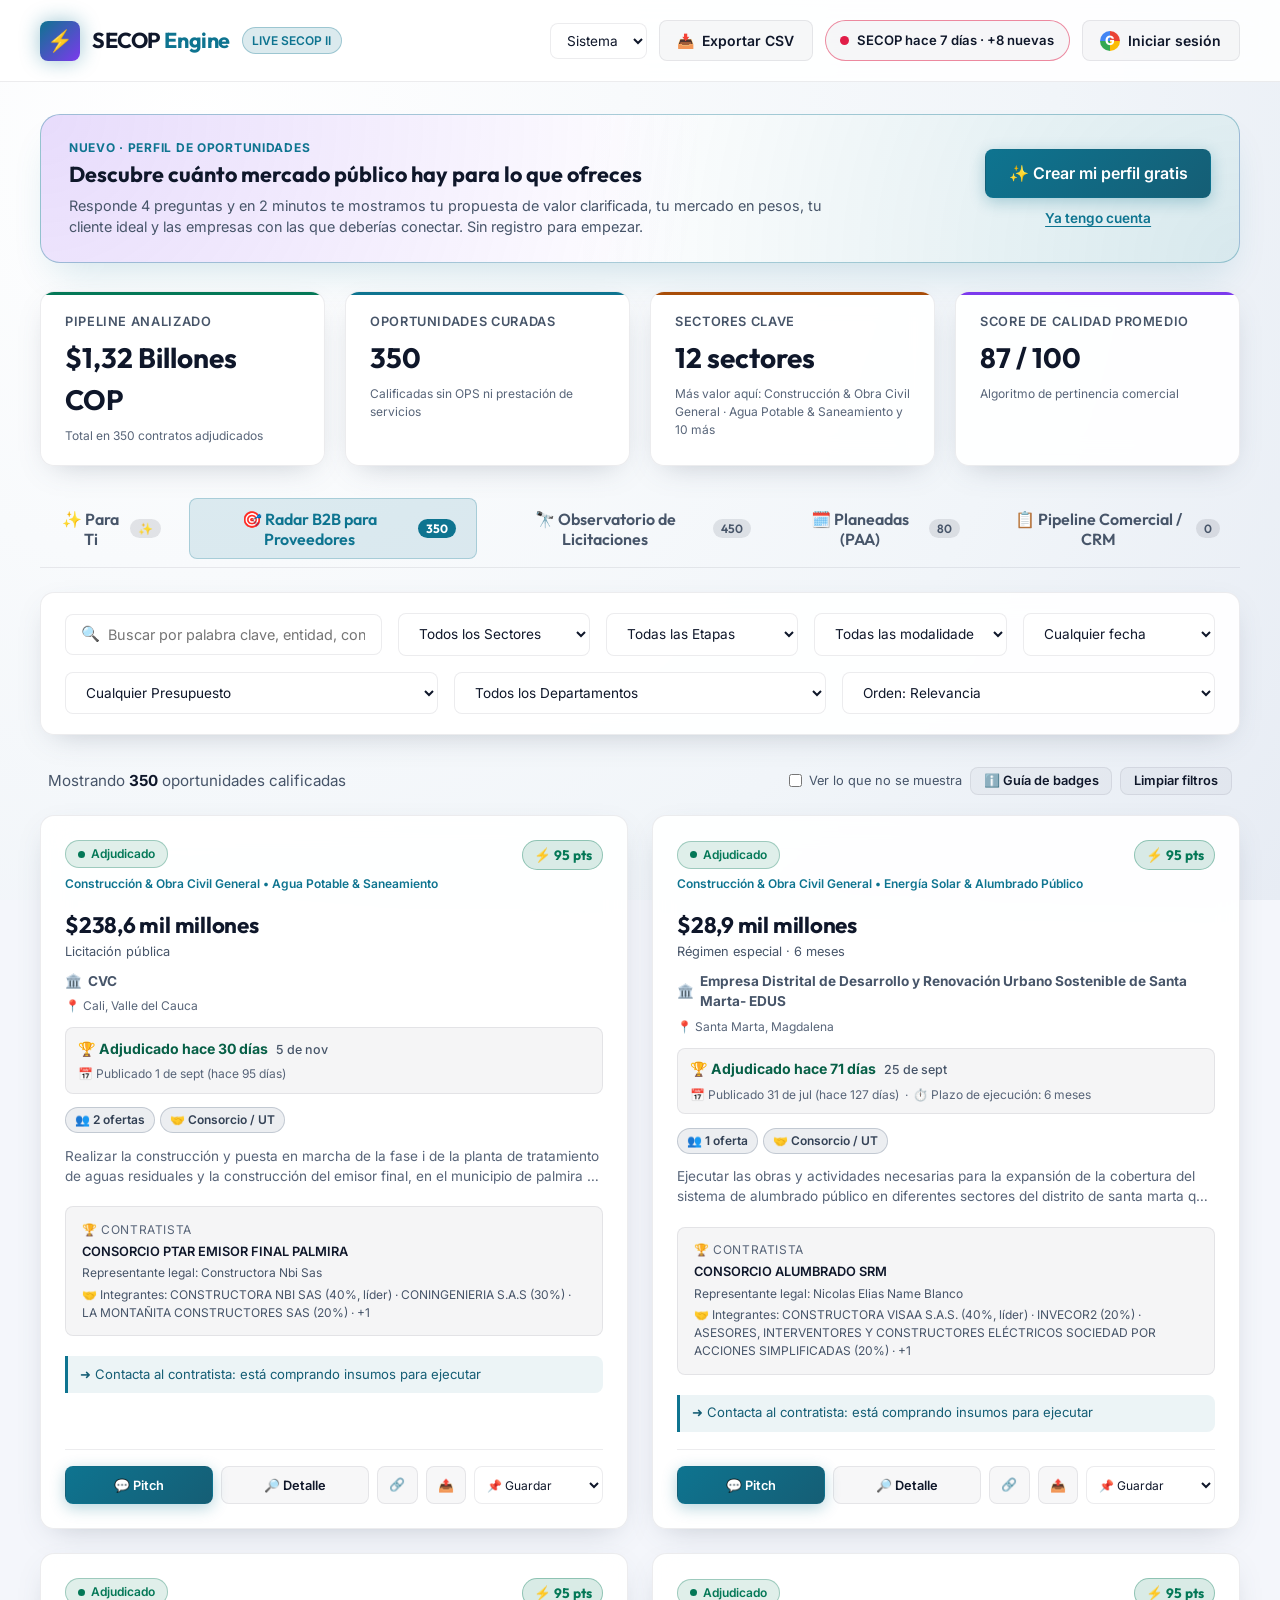
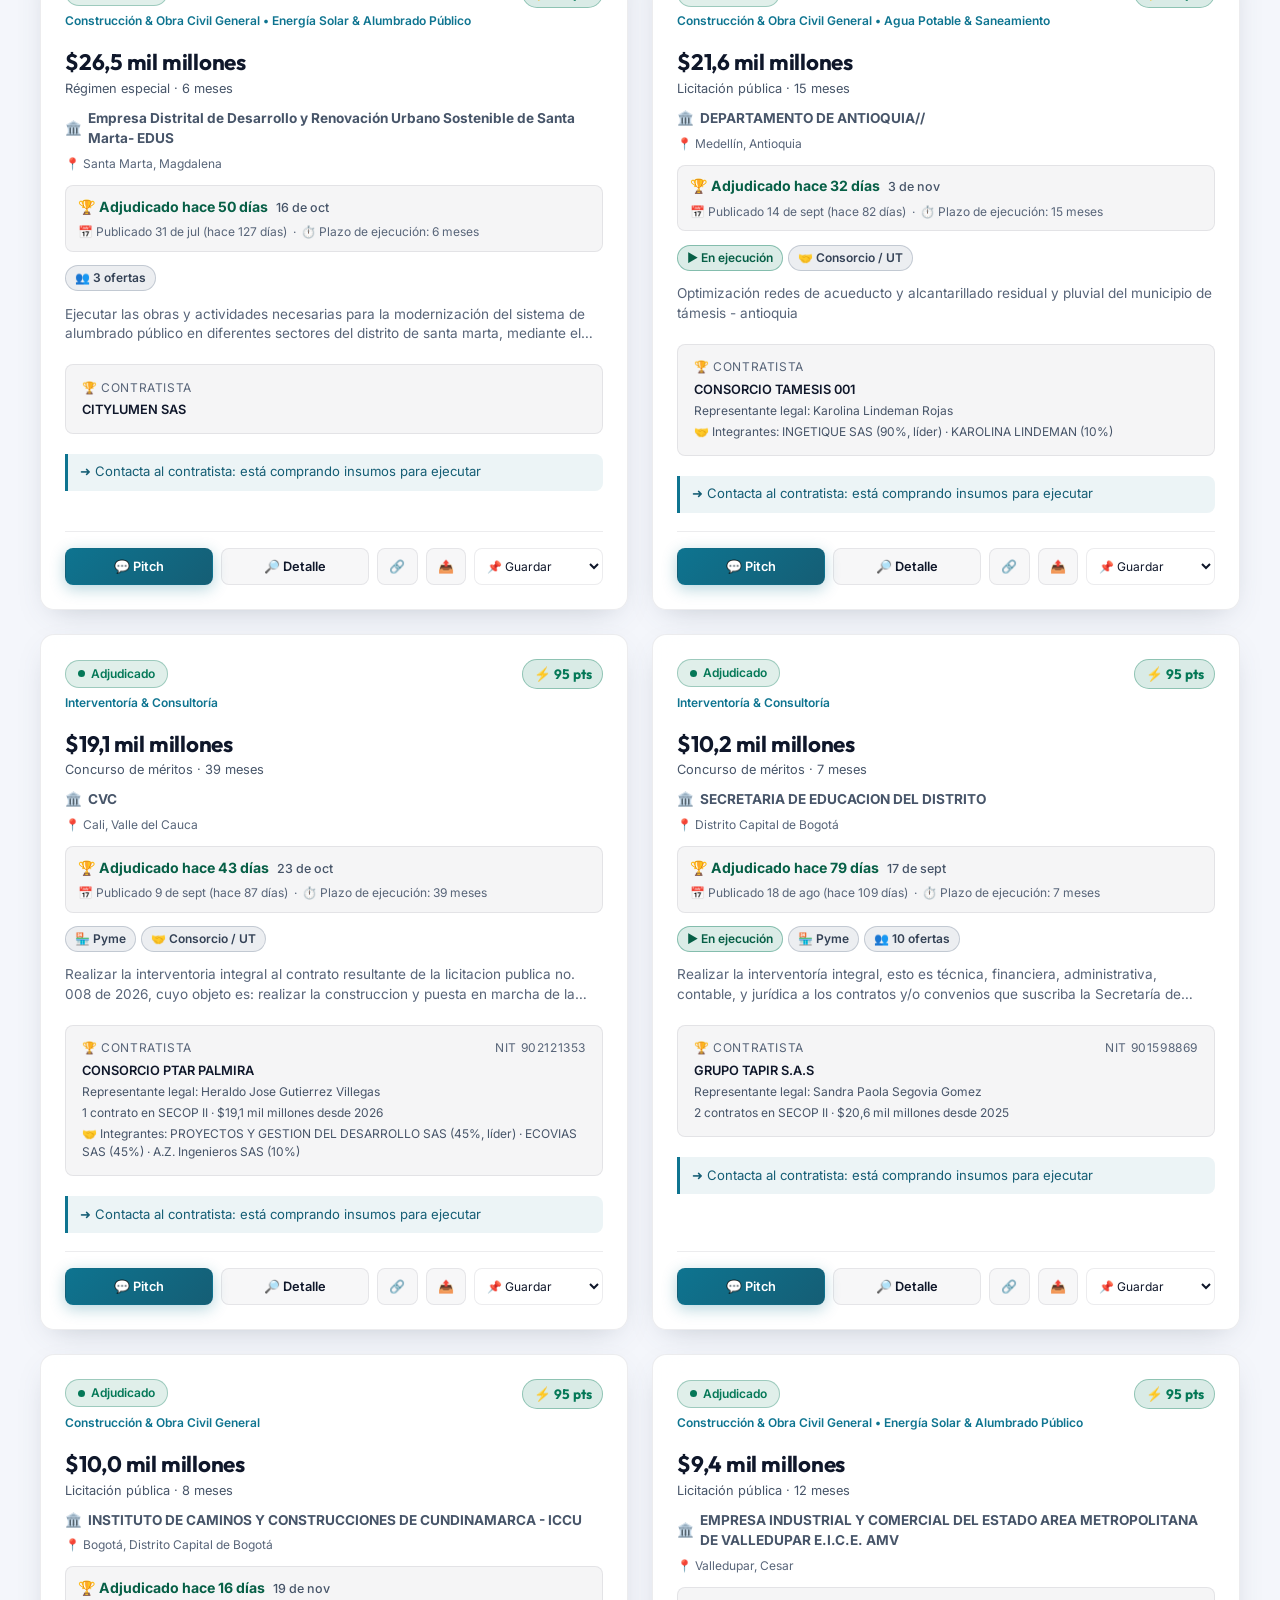
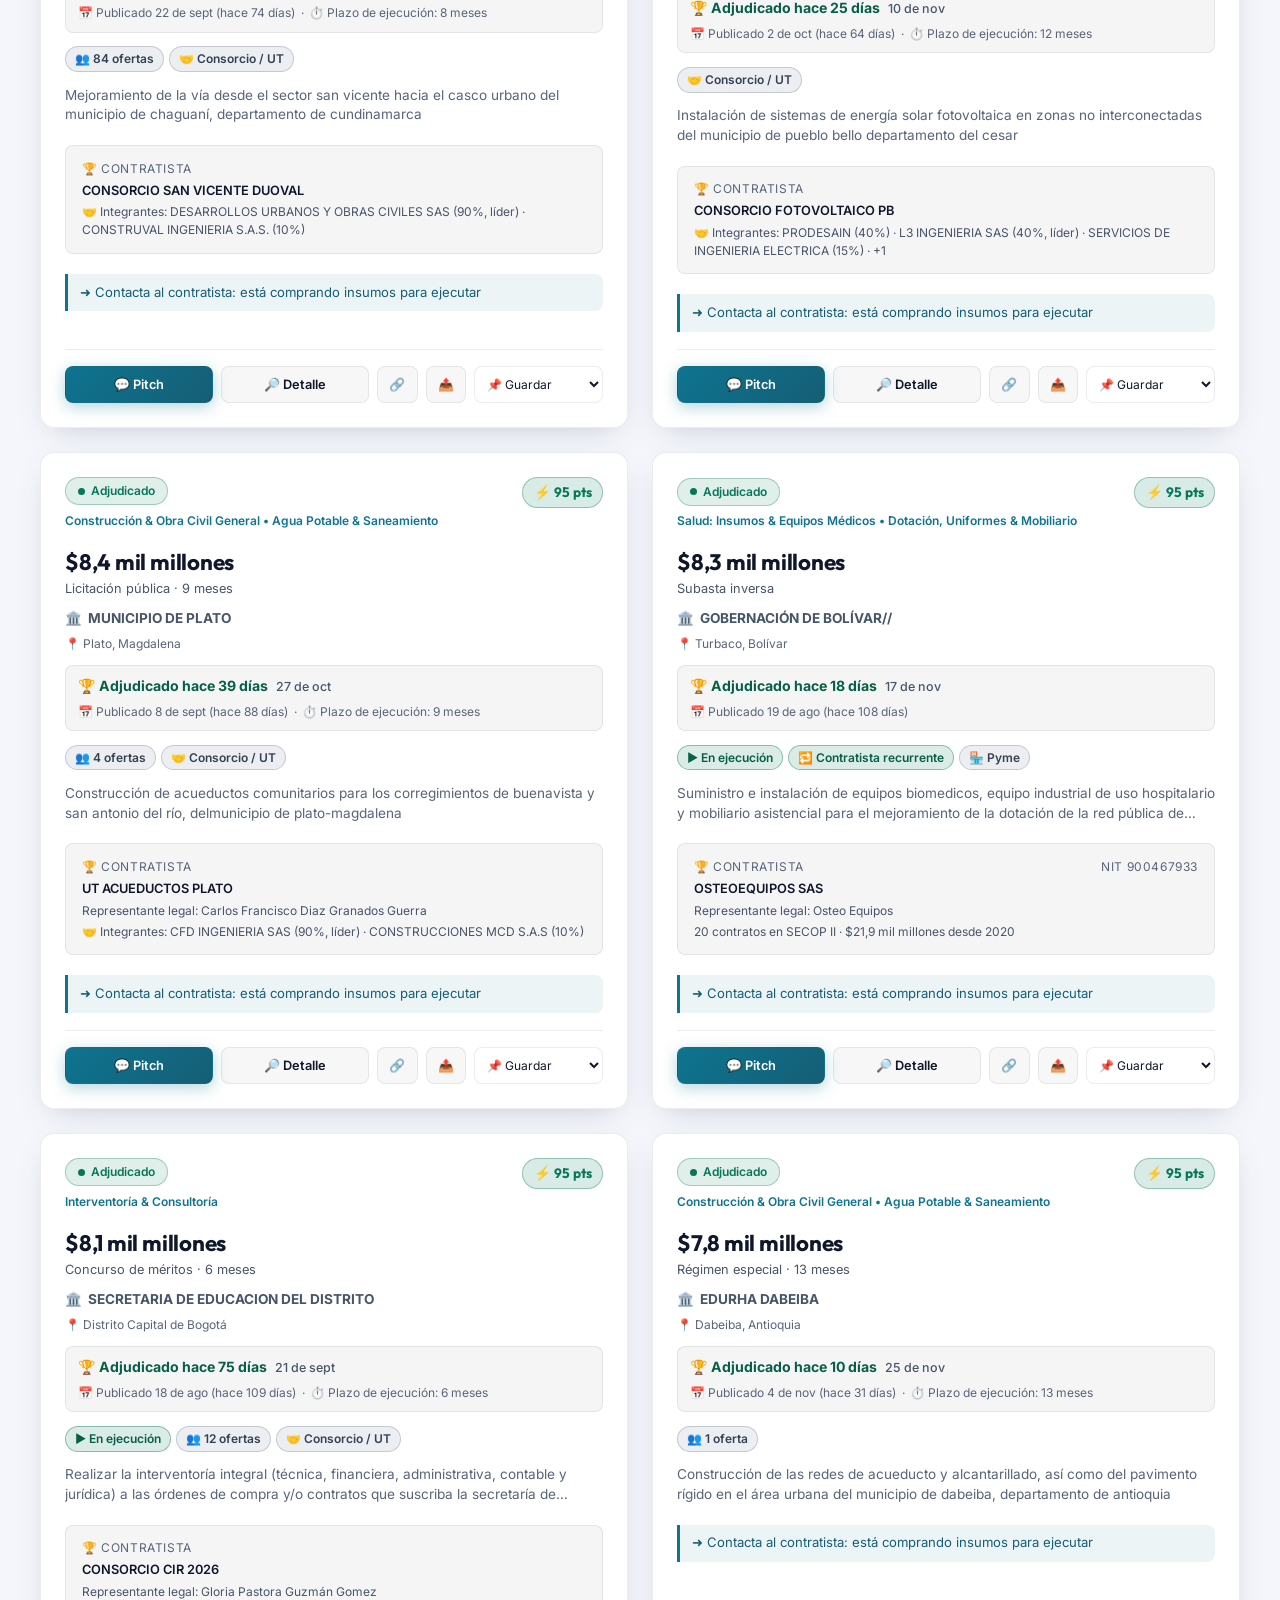
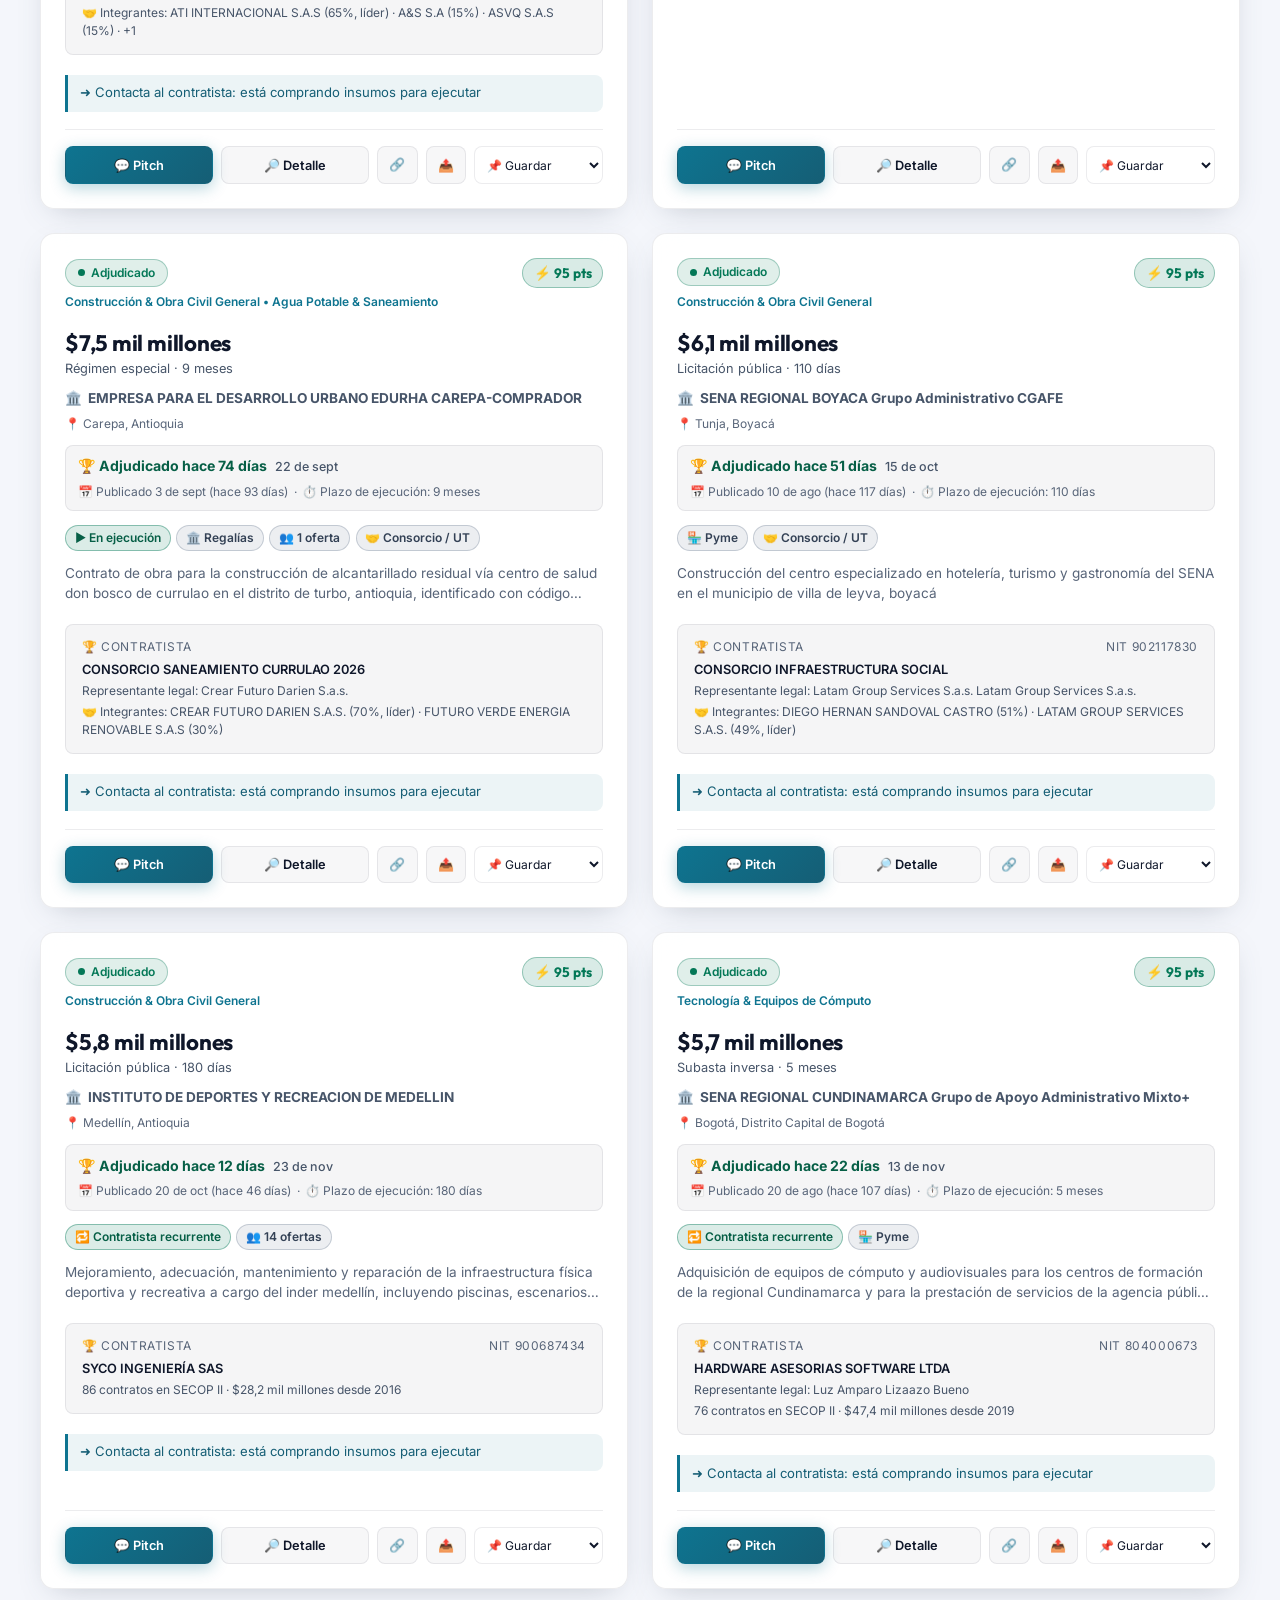
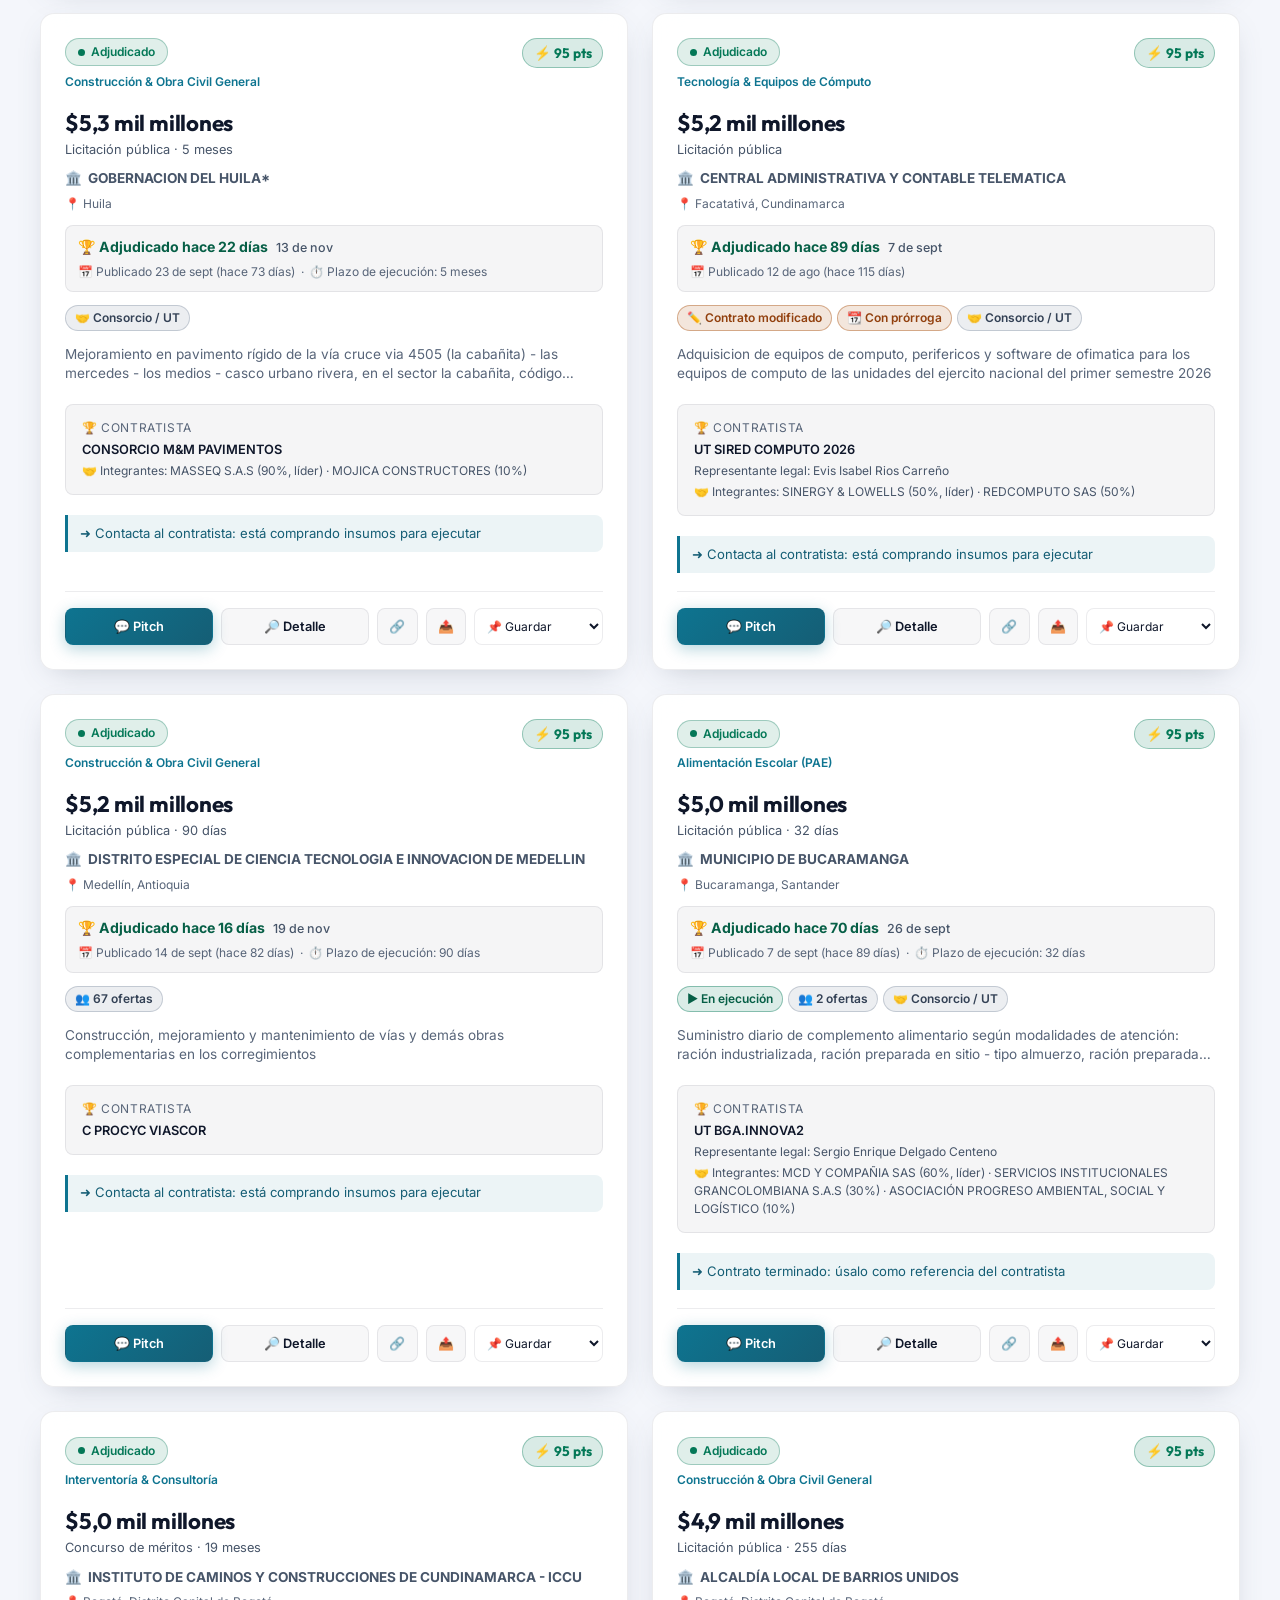
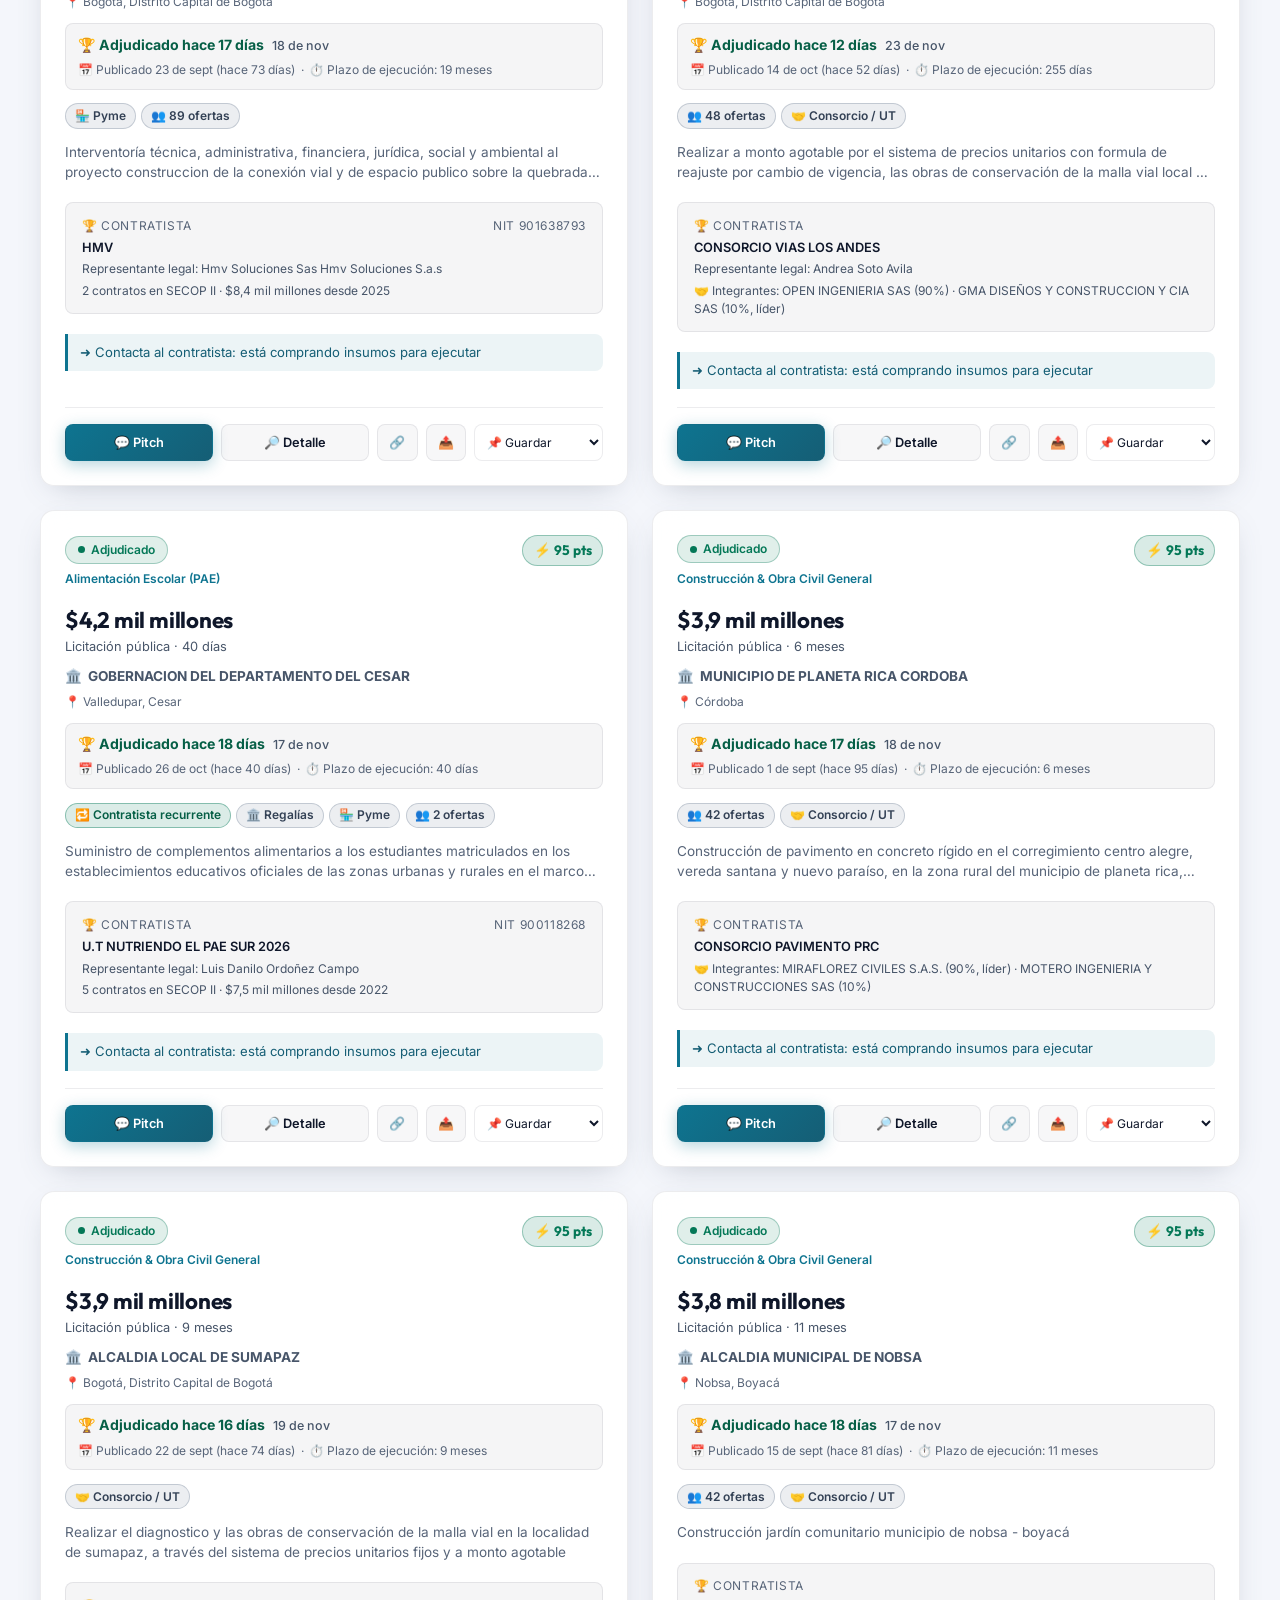
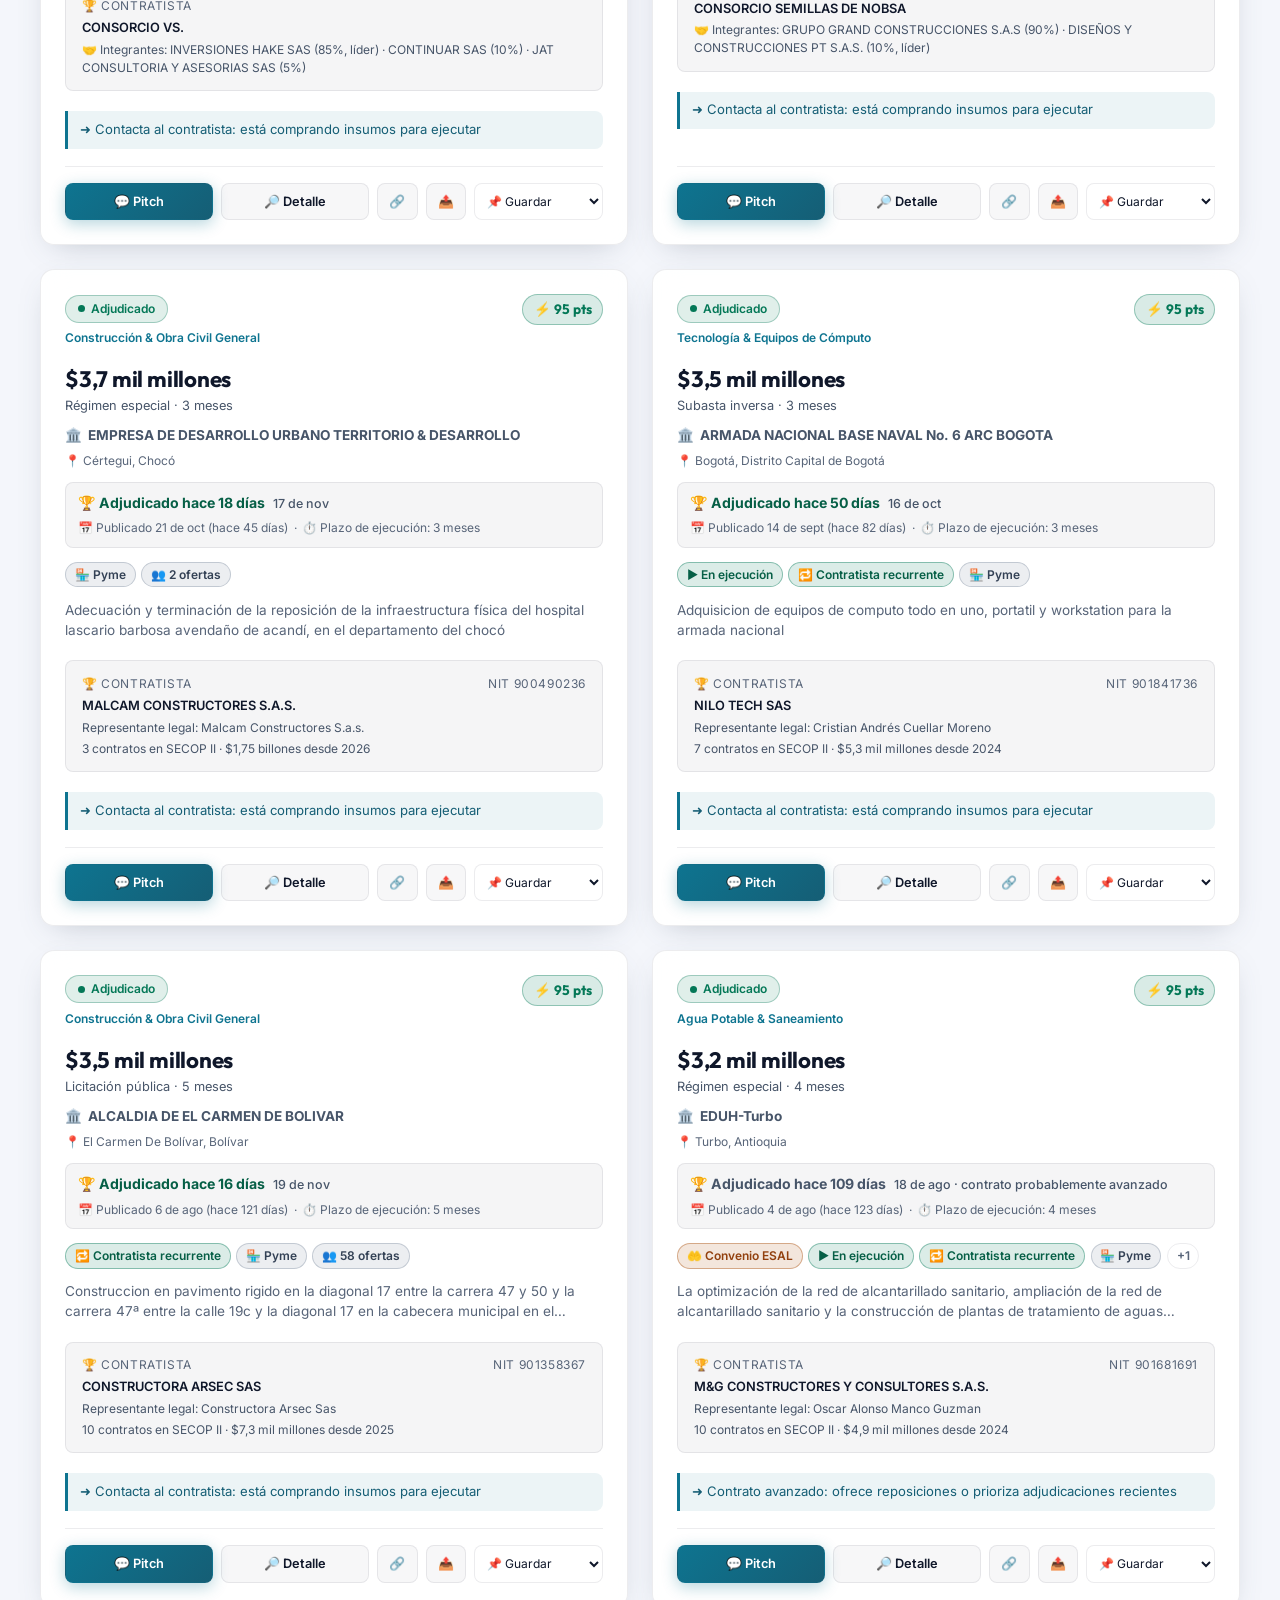
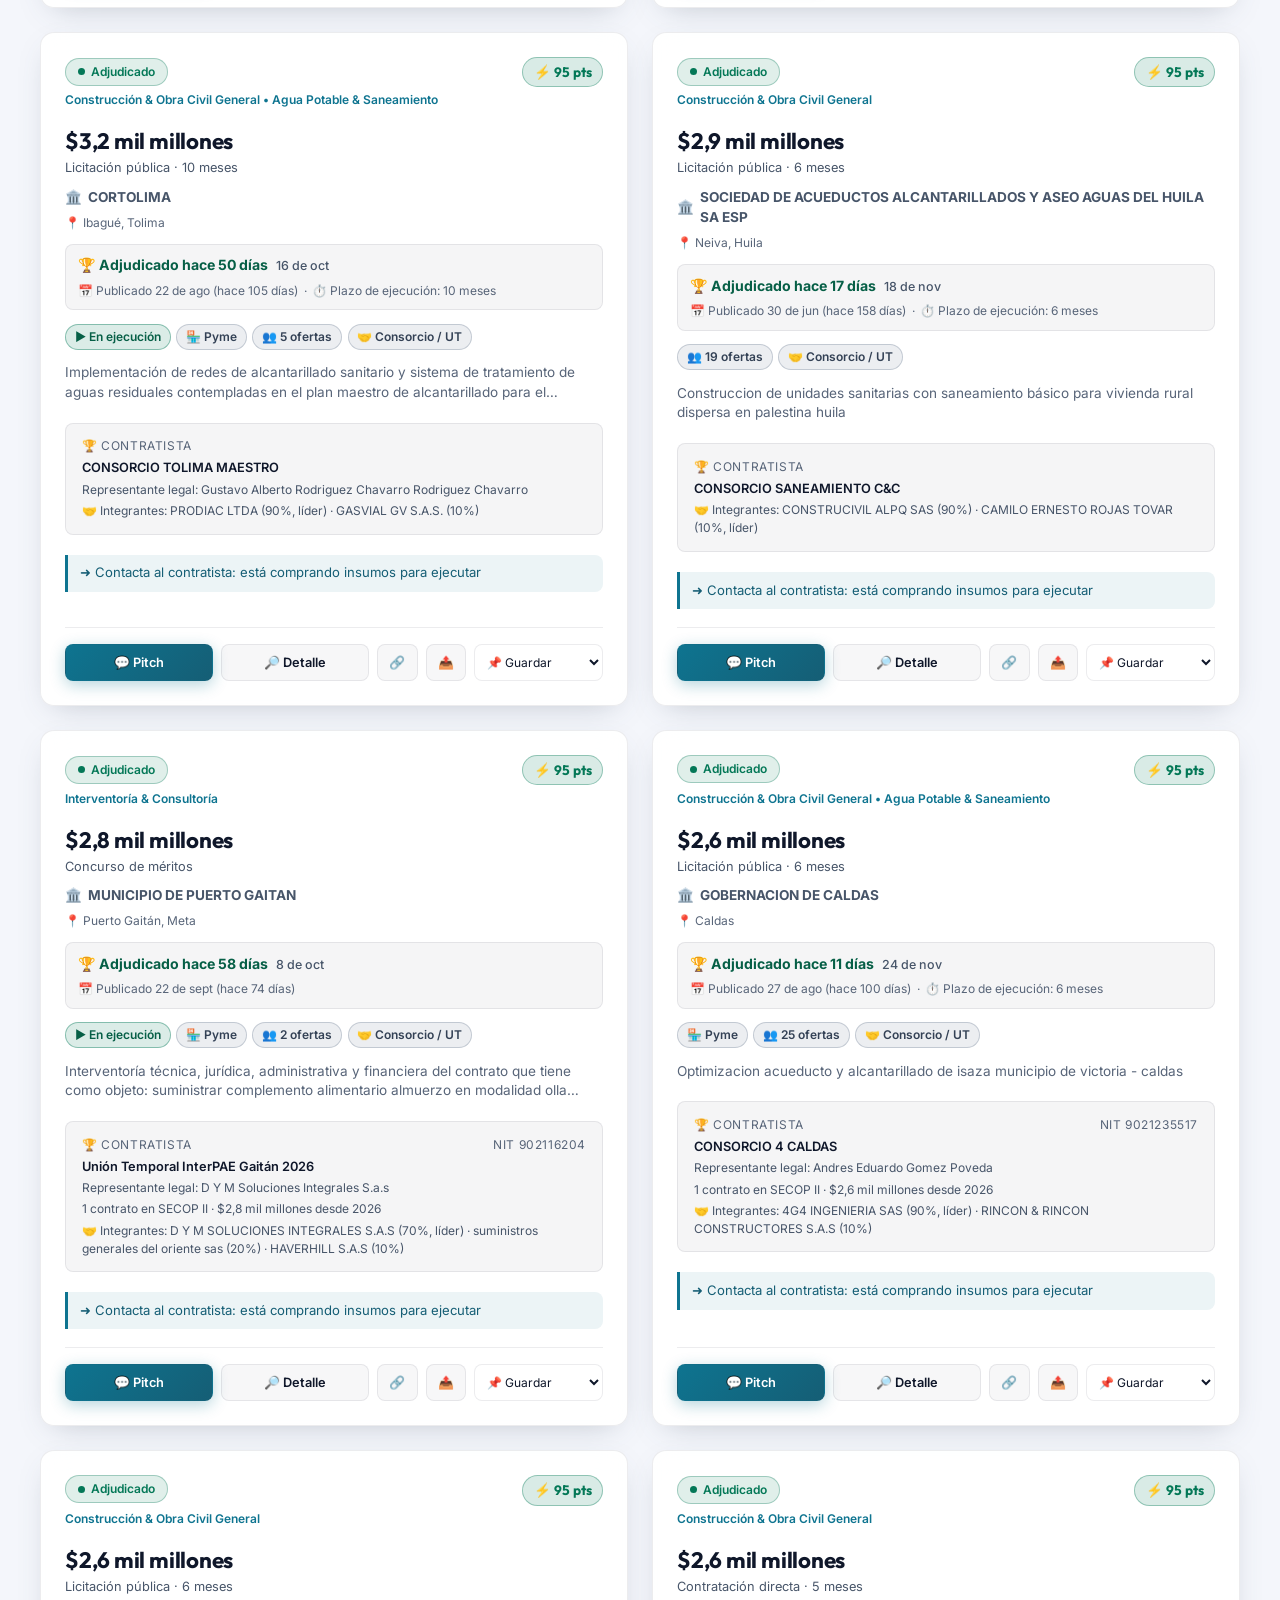
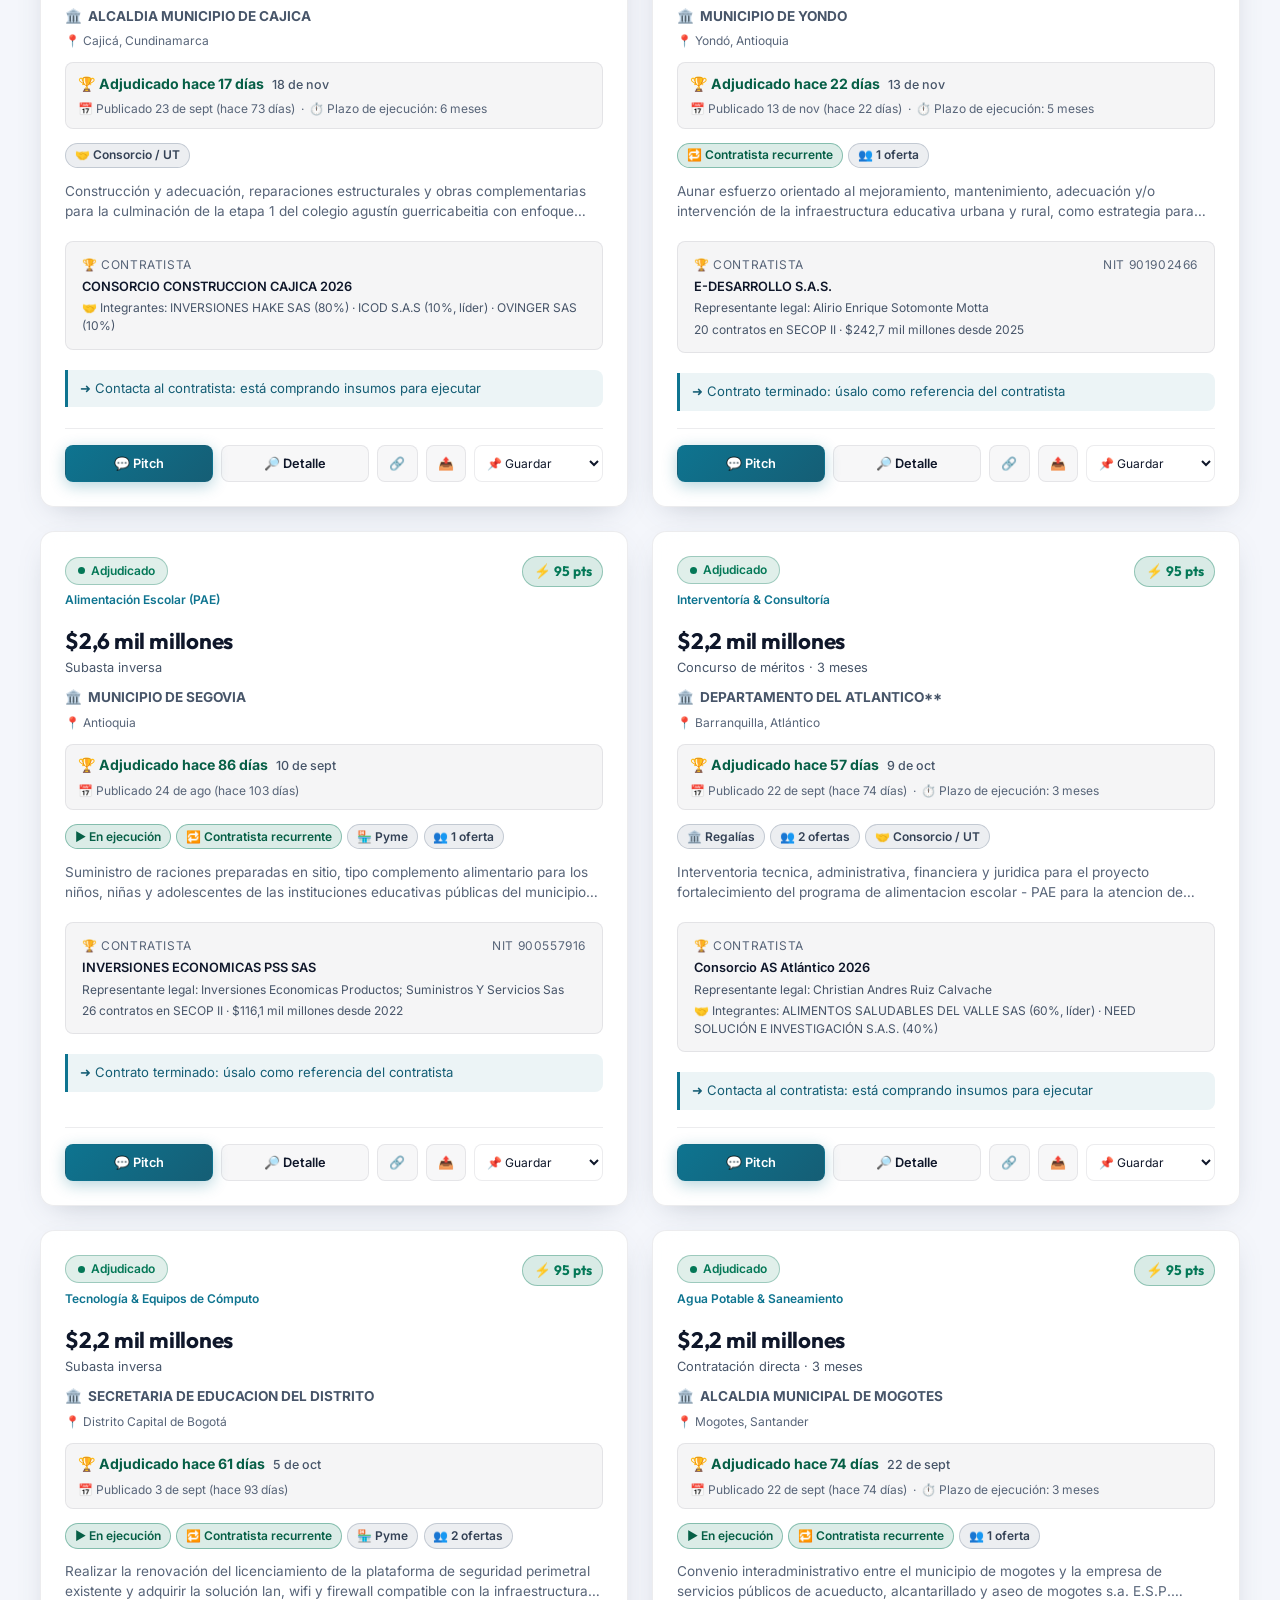
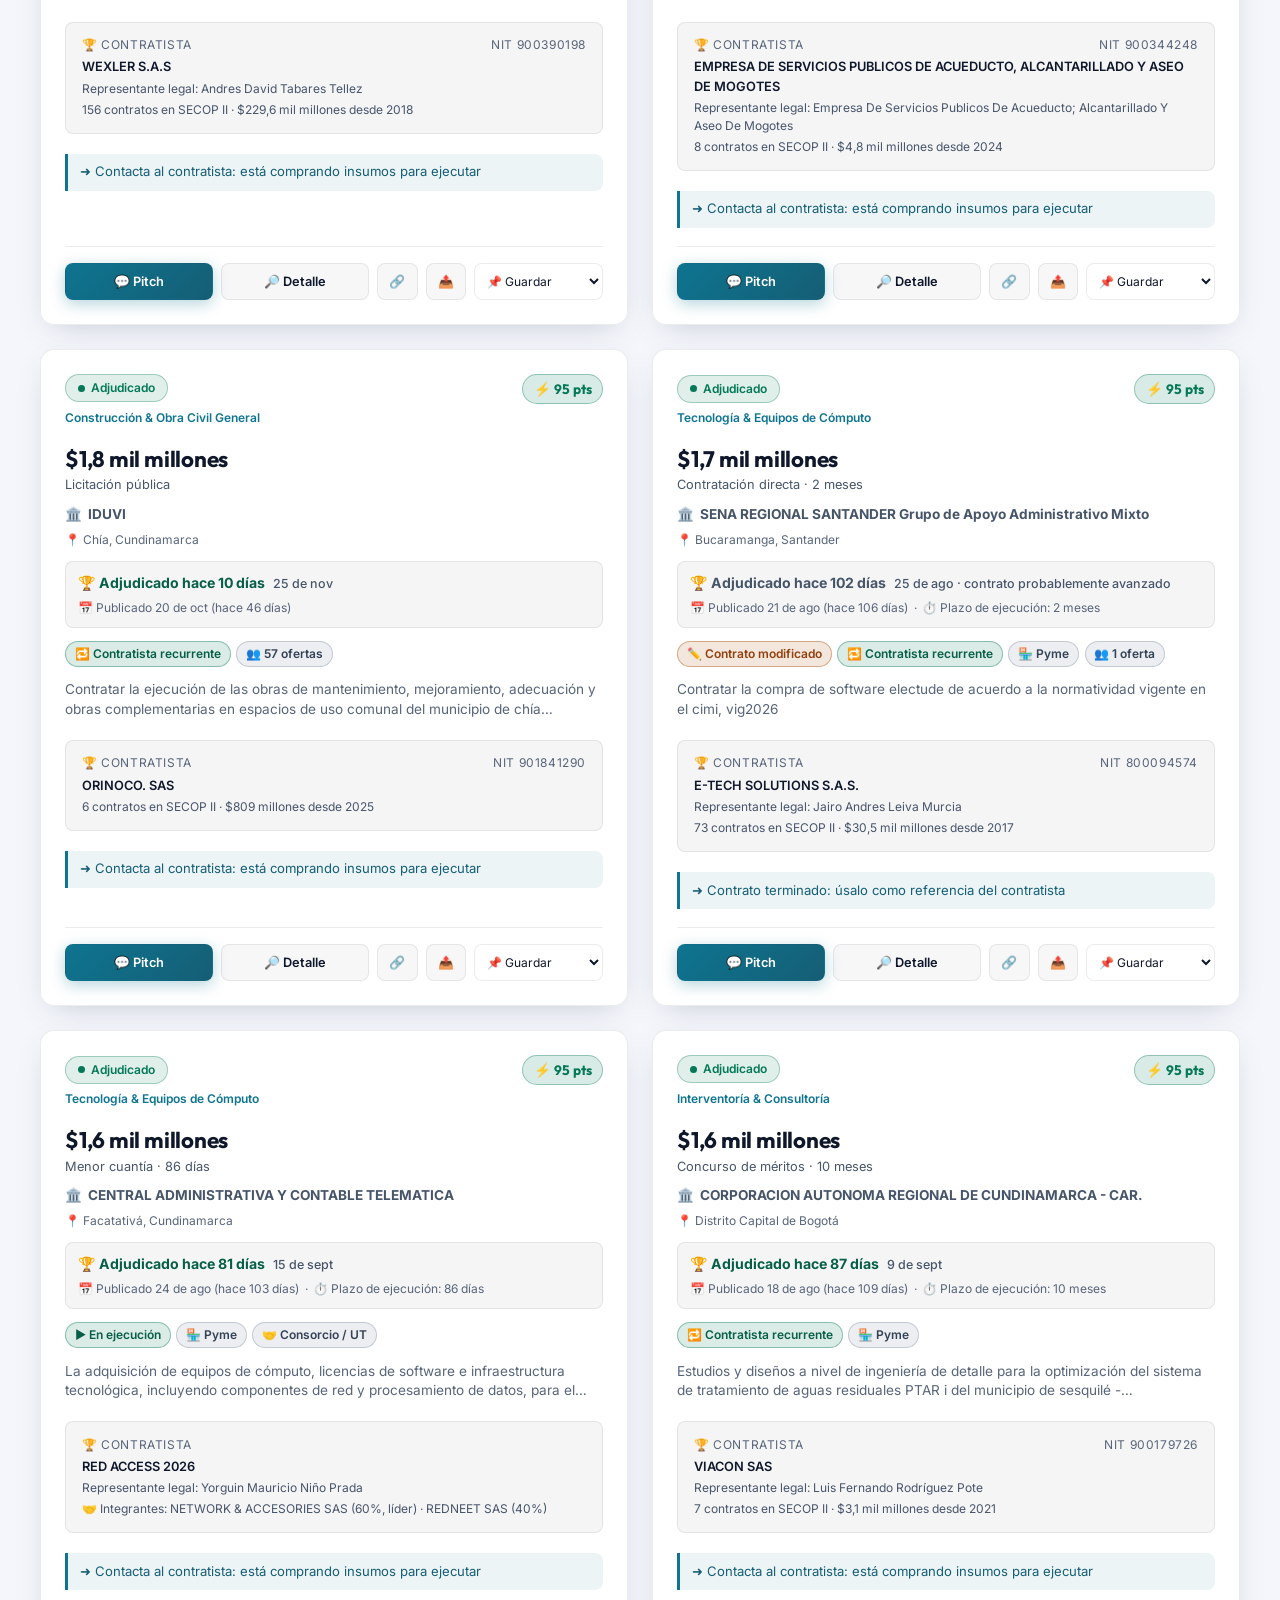
<file: index.html>
<!DOCTYPE html>
<html lang="es">
<head>
  <meta charset="utf-8">
  <meta http-equiv="refresh" content="0; url=./web/">
  <title>SECOP Opportunities Engine</title>
  <link rel="icon" type="image/svg+xml" href="web/favicon.svg">
</head>
<body style="background:#090d16; color:#94a3b8; font-family:sans-serif; display:flex; align-items:center; justify-content:center; height:100vh;">
  <p>Redirigiendo a <a href="./web/" style="color:#06b6d4;">SECOP Opportunities Engine</a>...</p>
  <script>window.location.href = "./web/";</script>
</body>
</html>
</file>
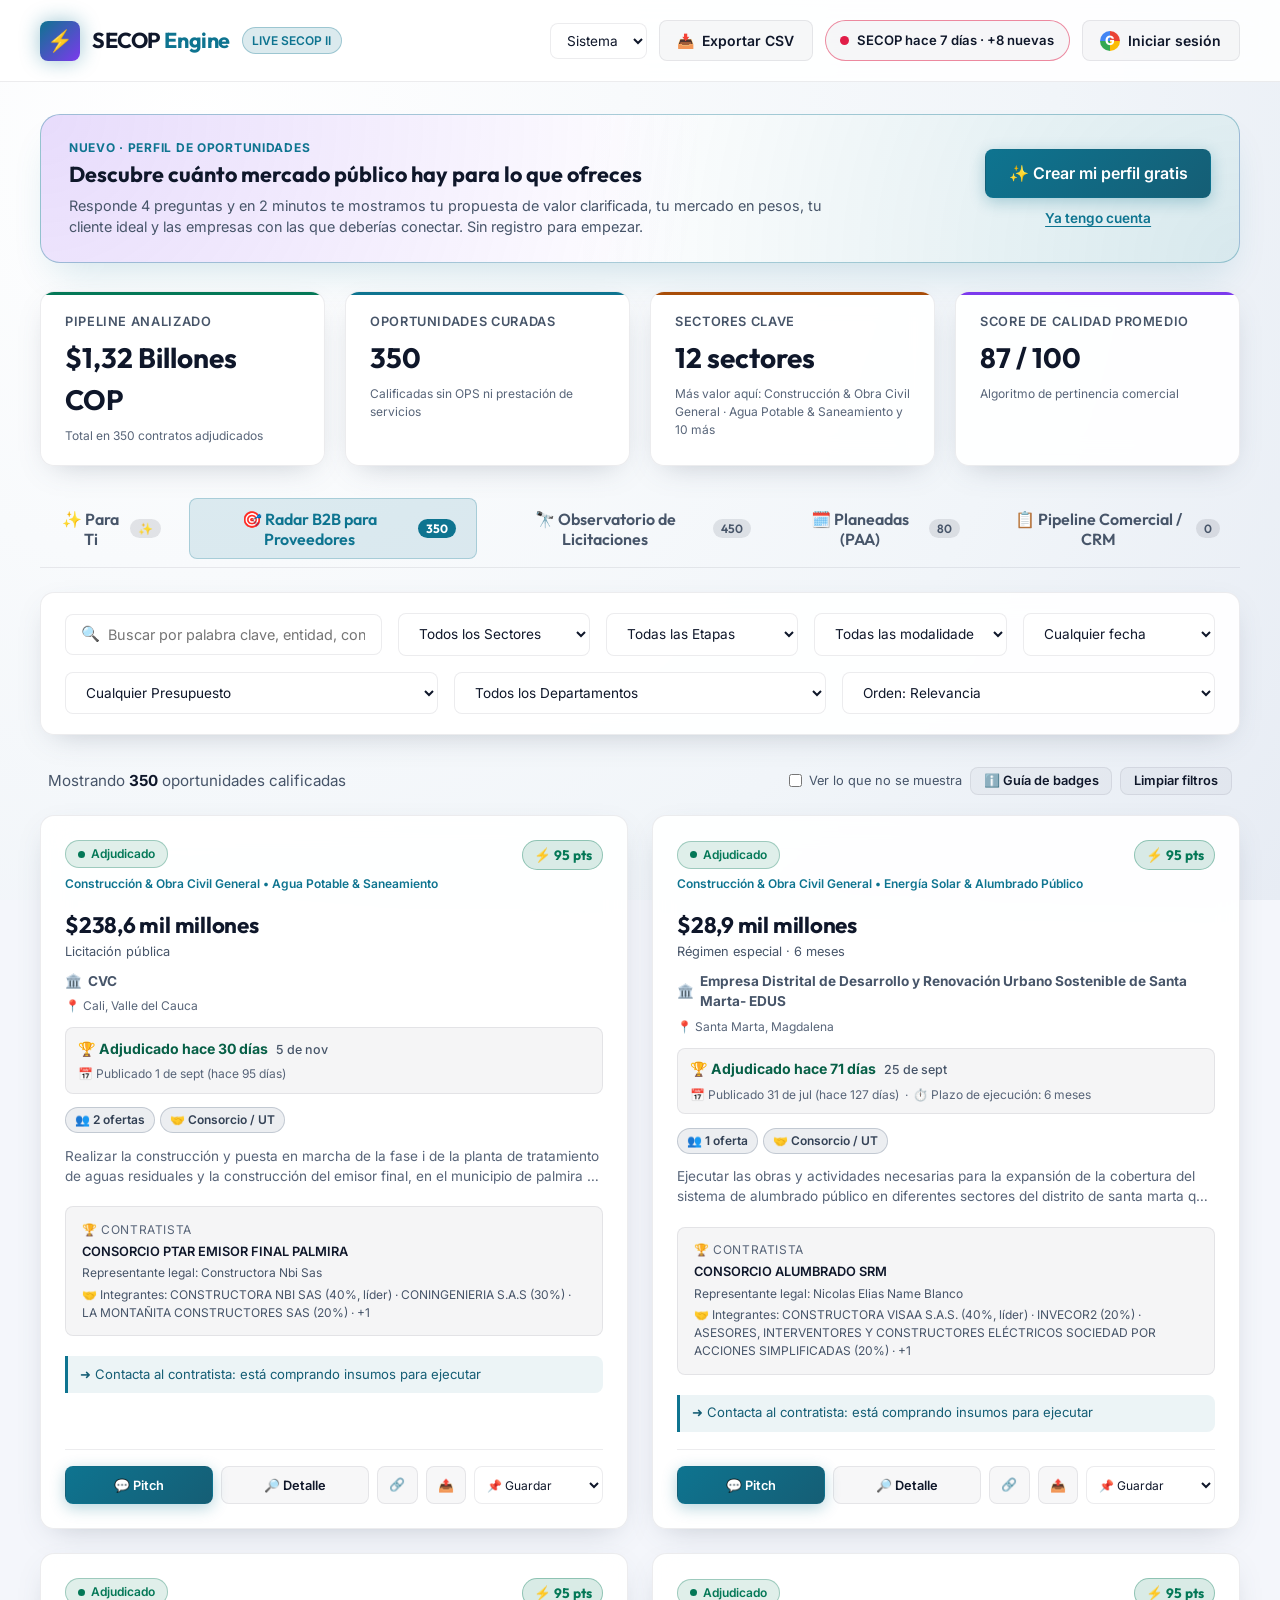
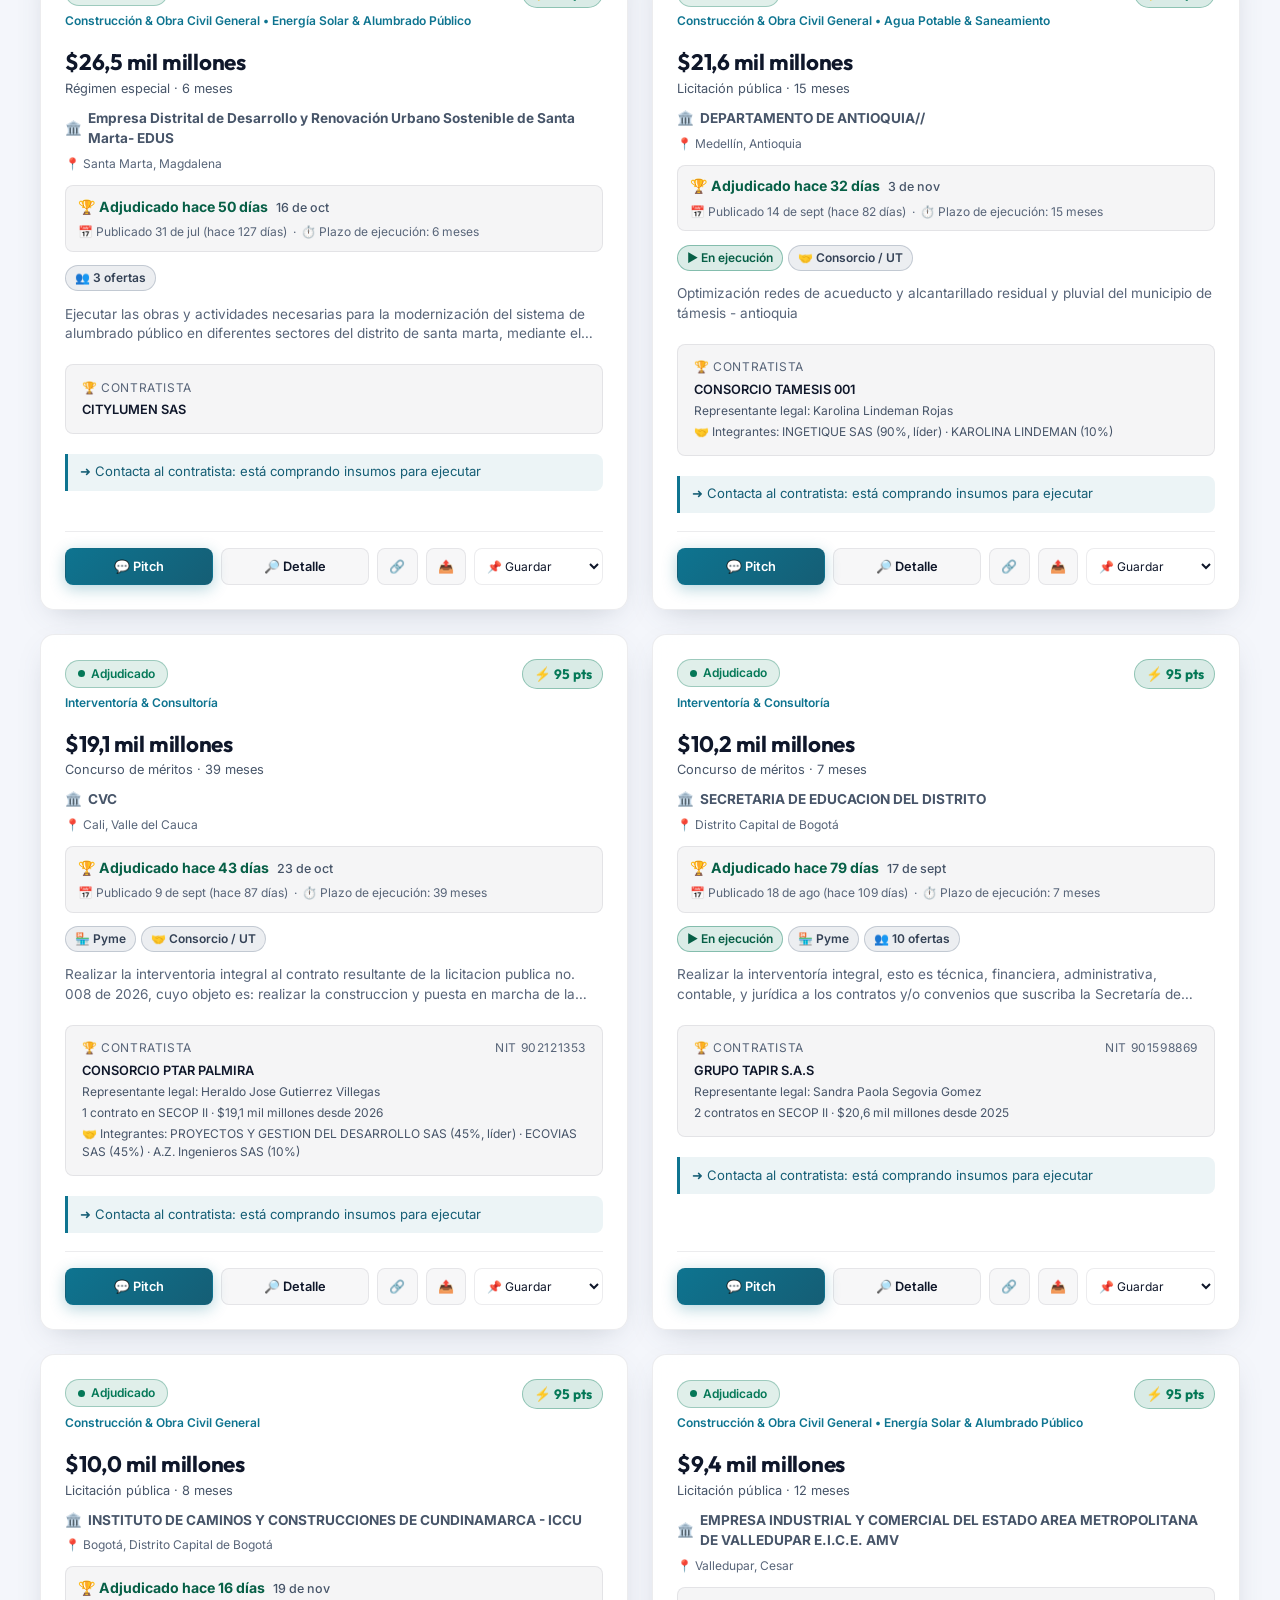
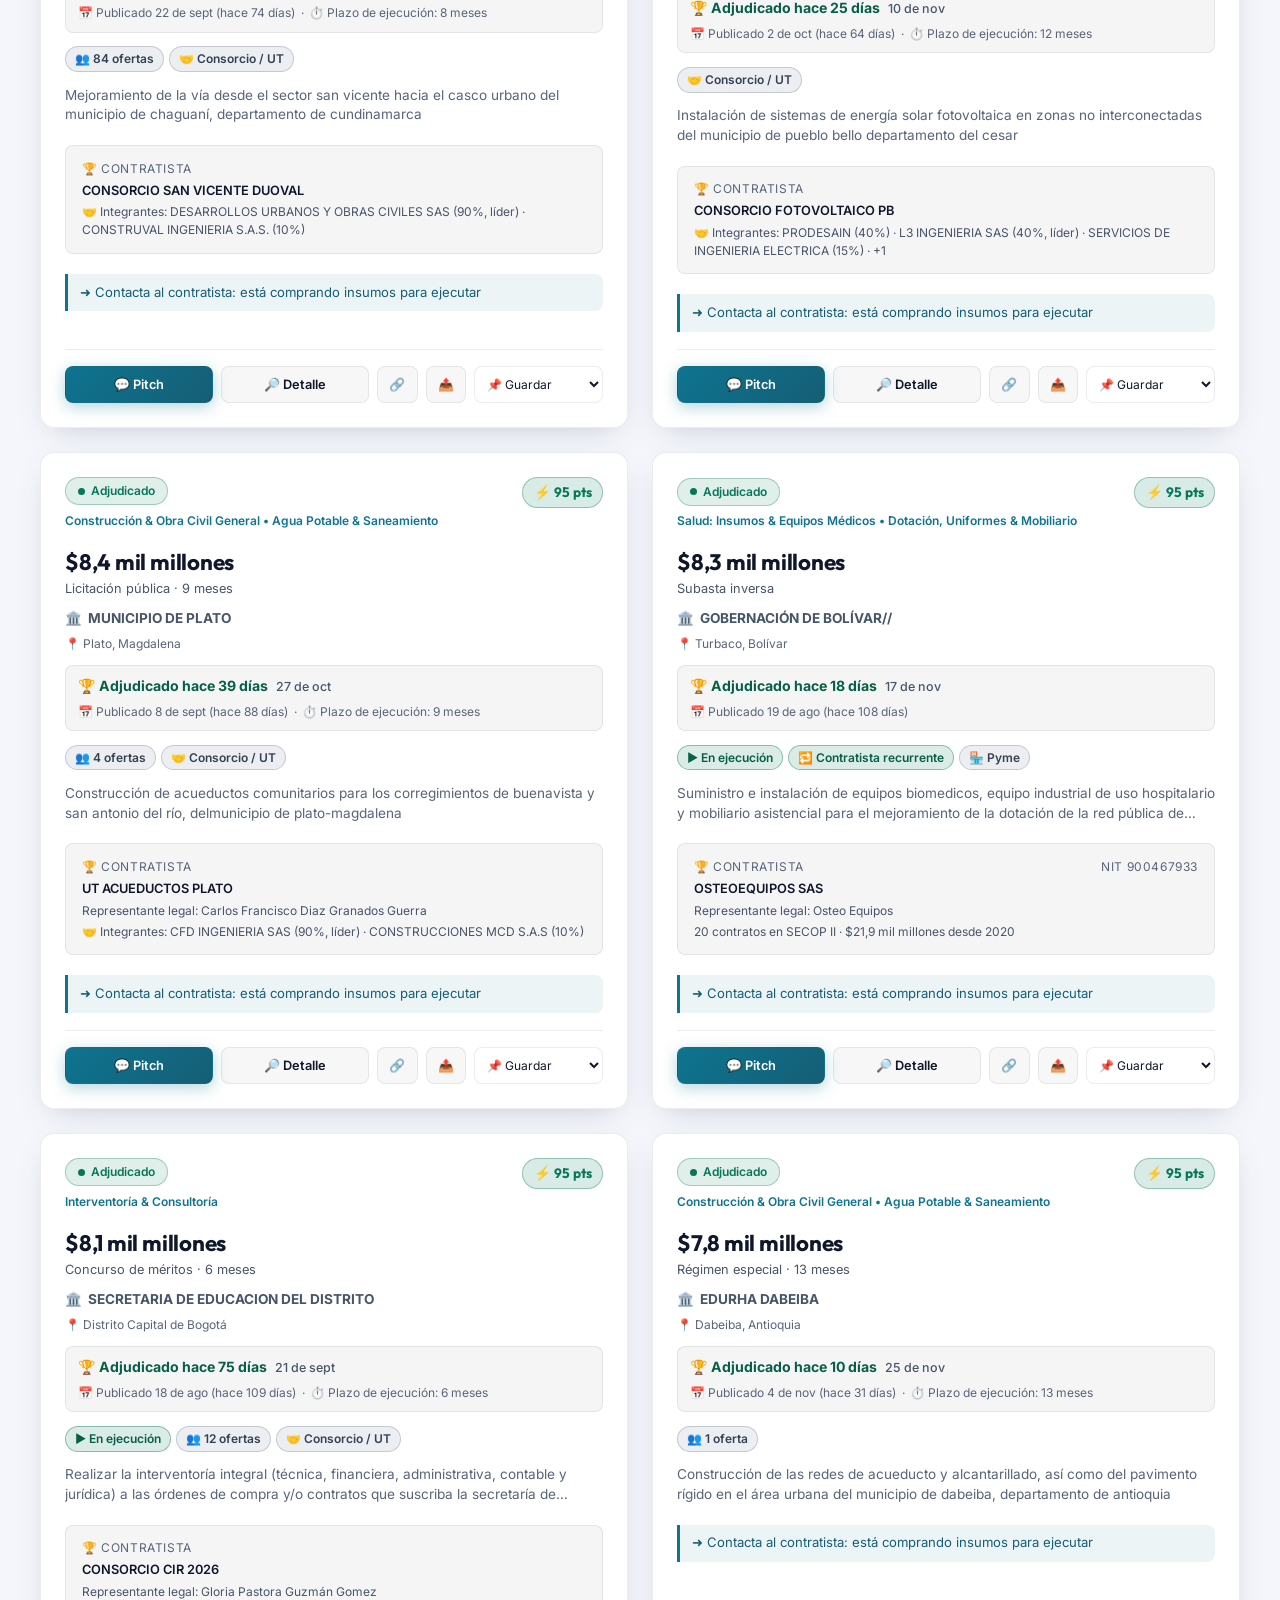
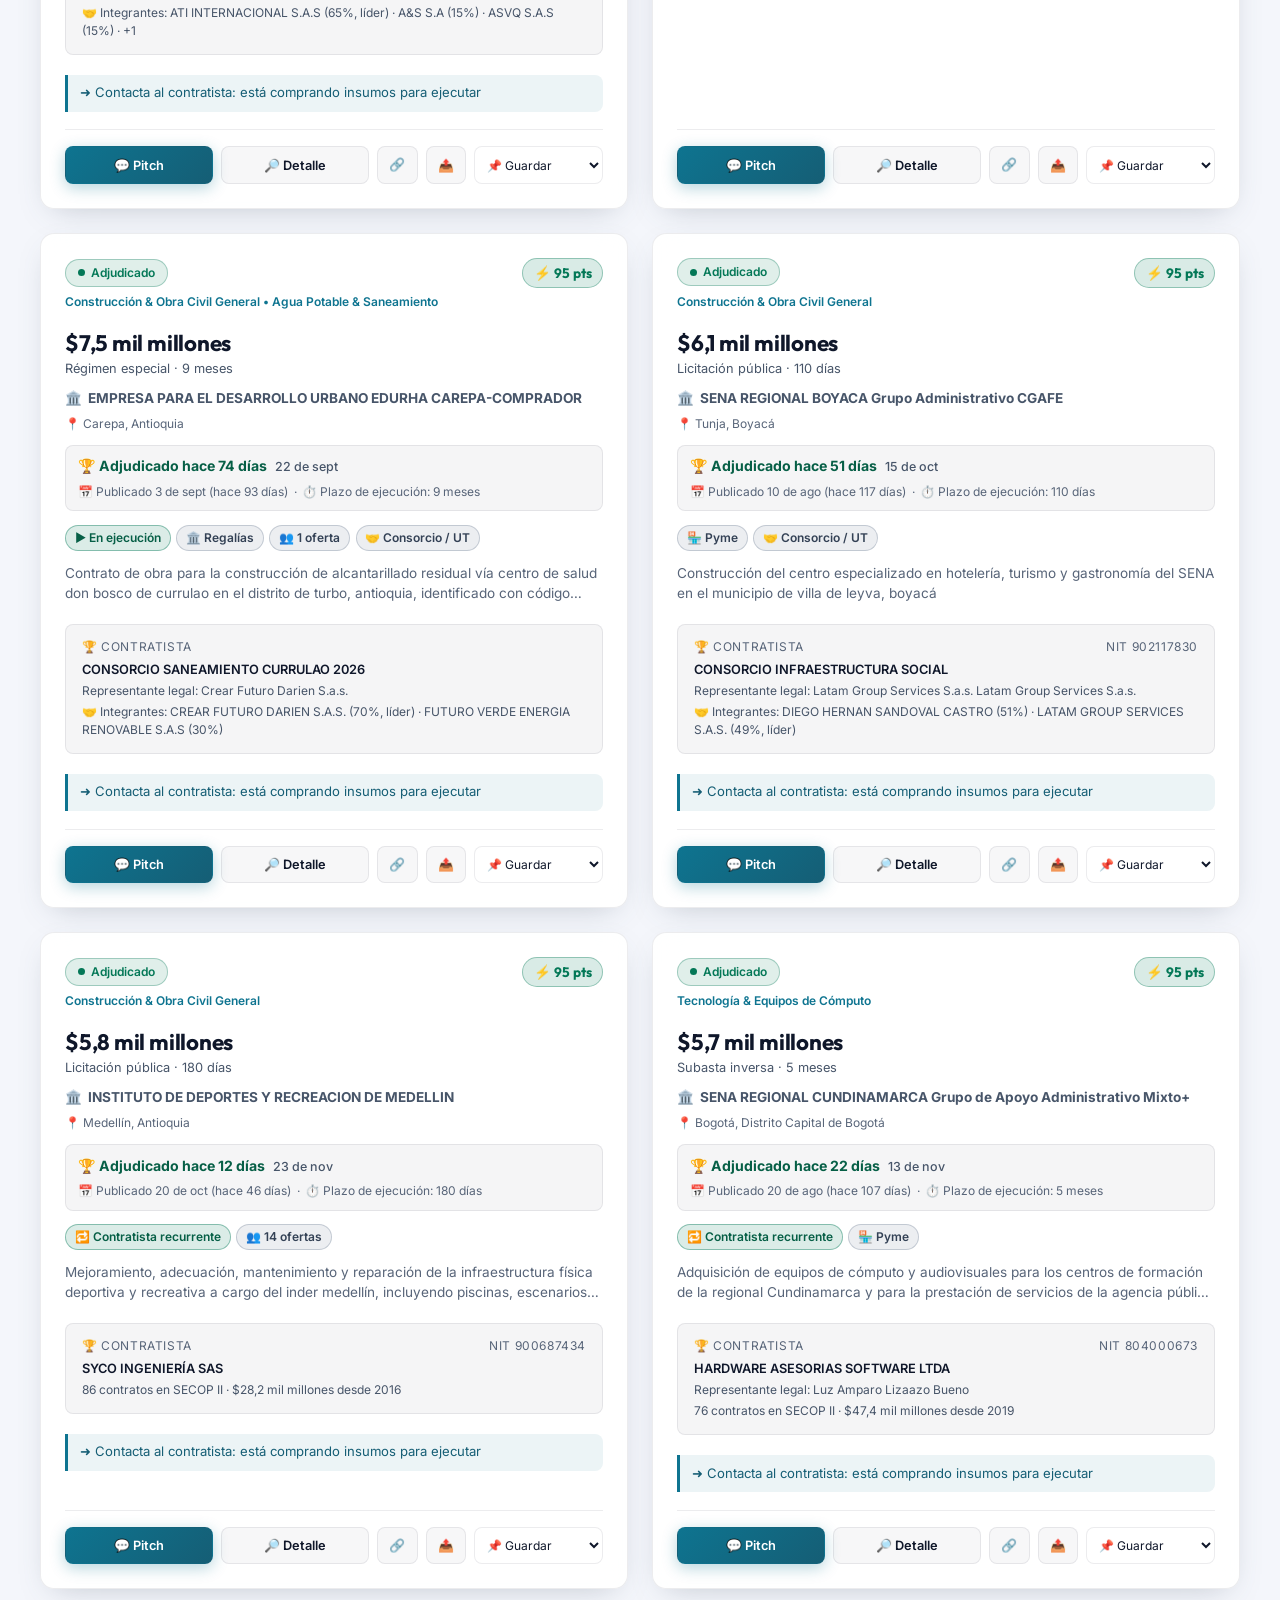
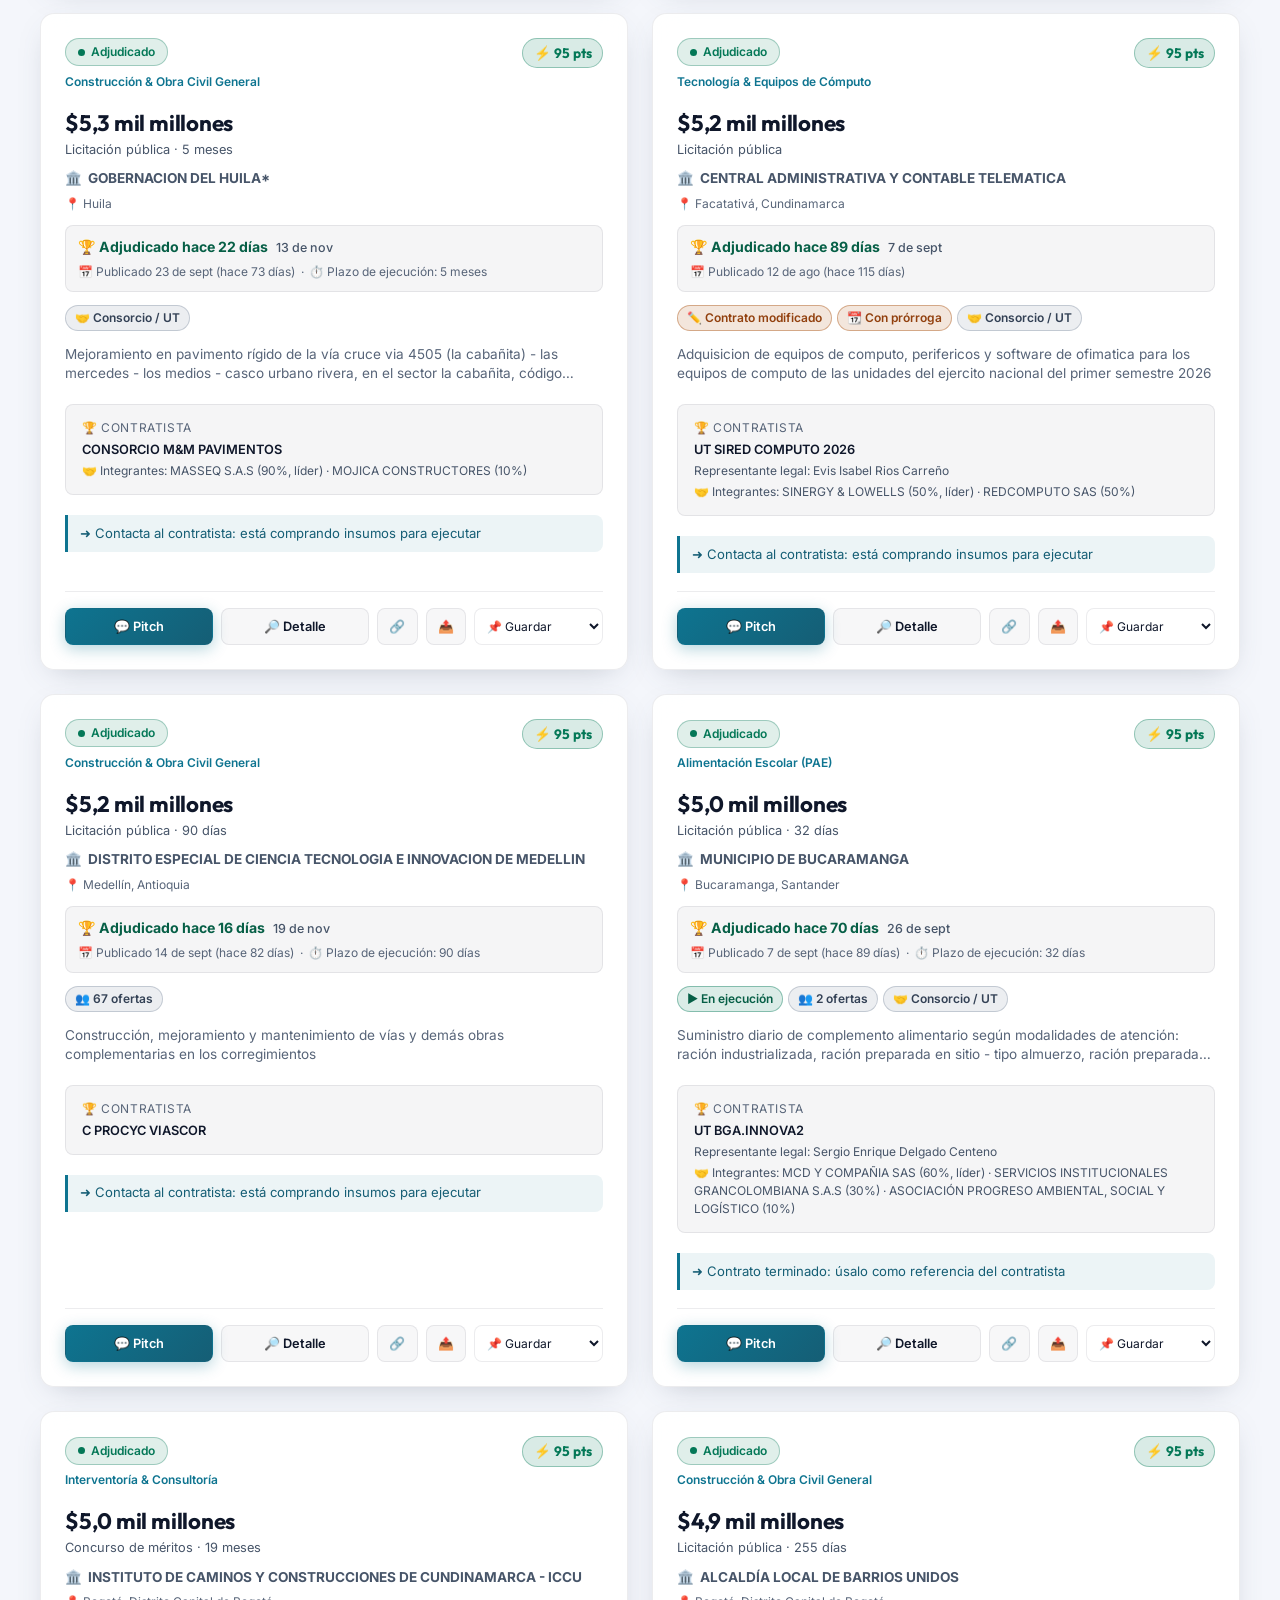
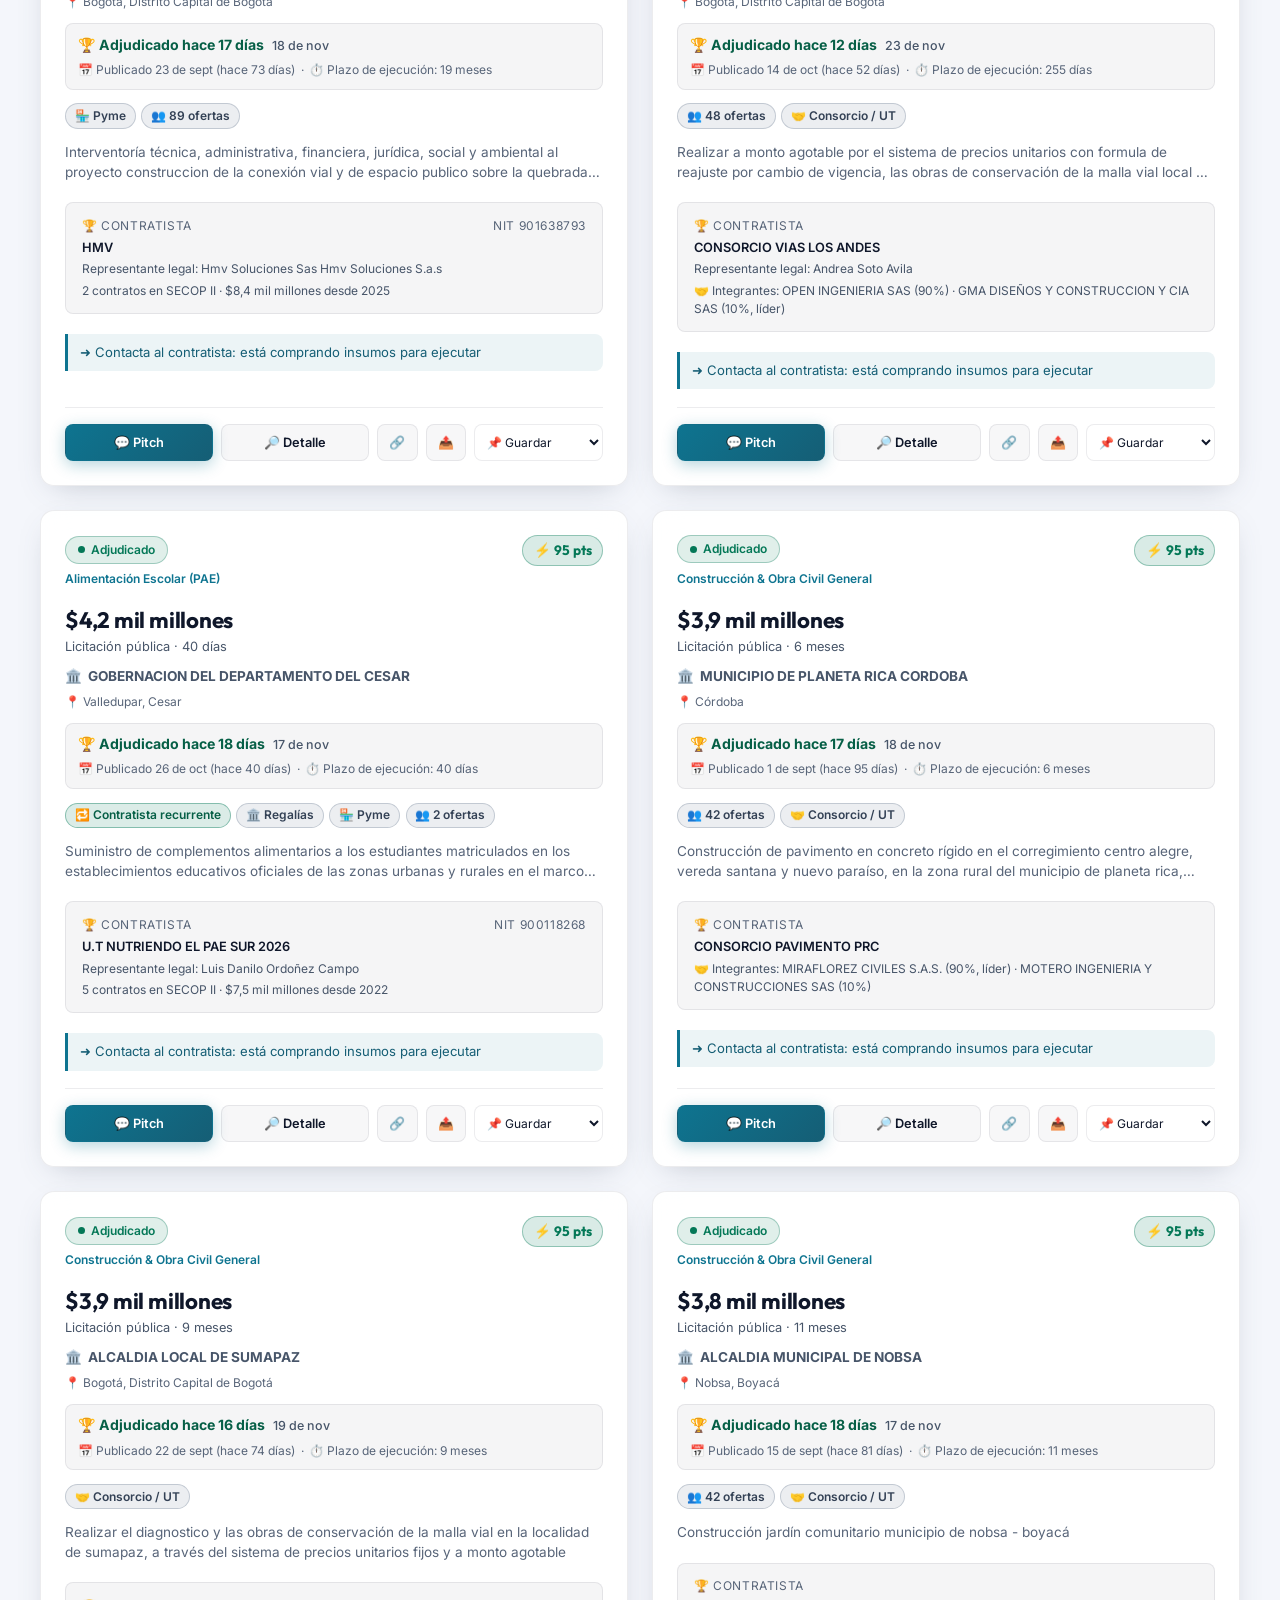
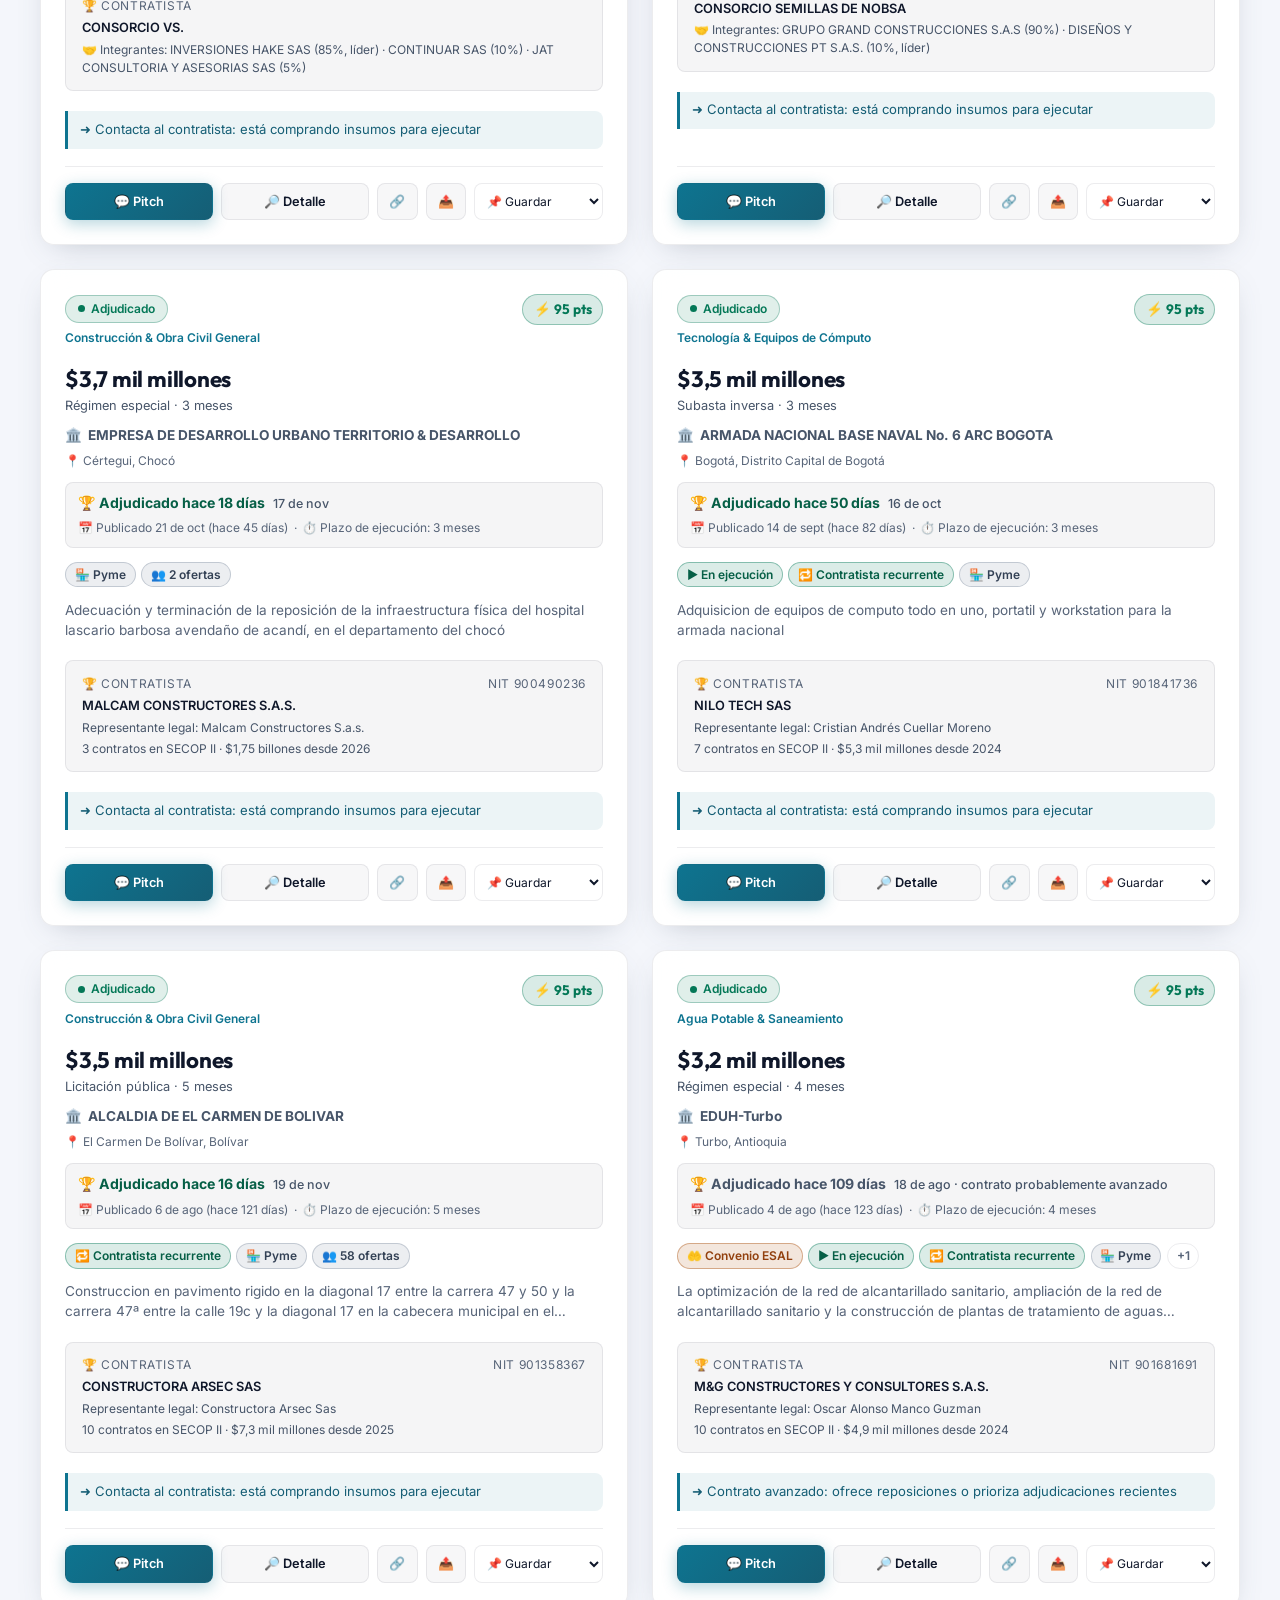
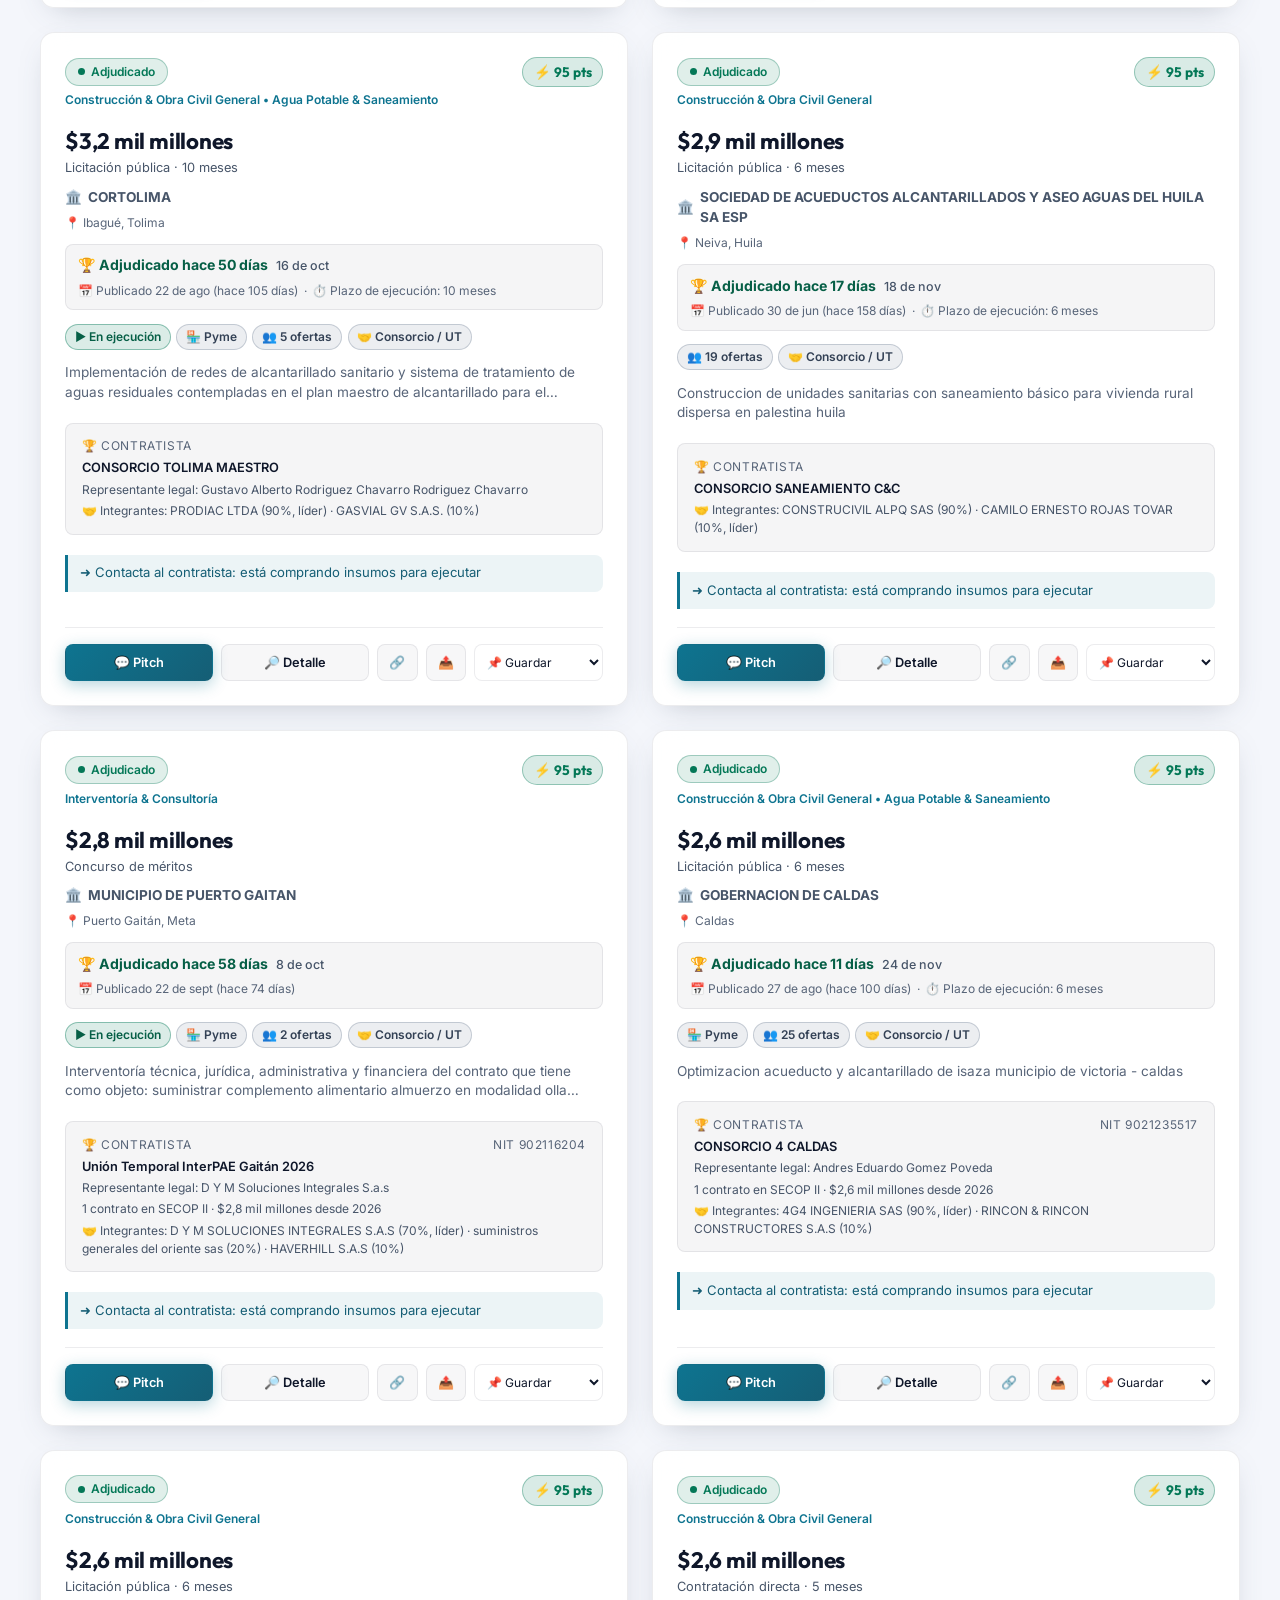
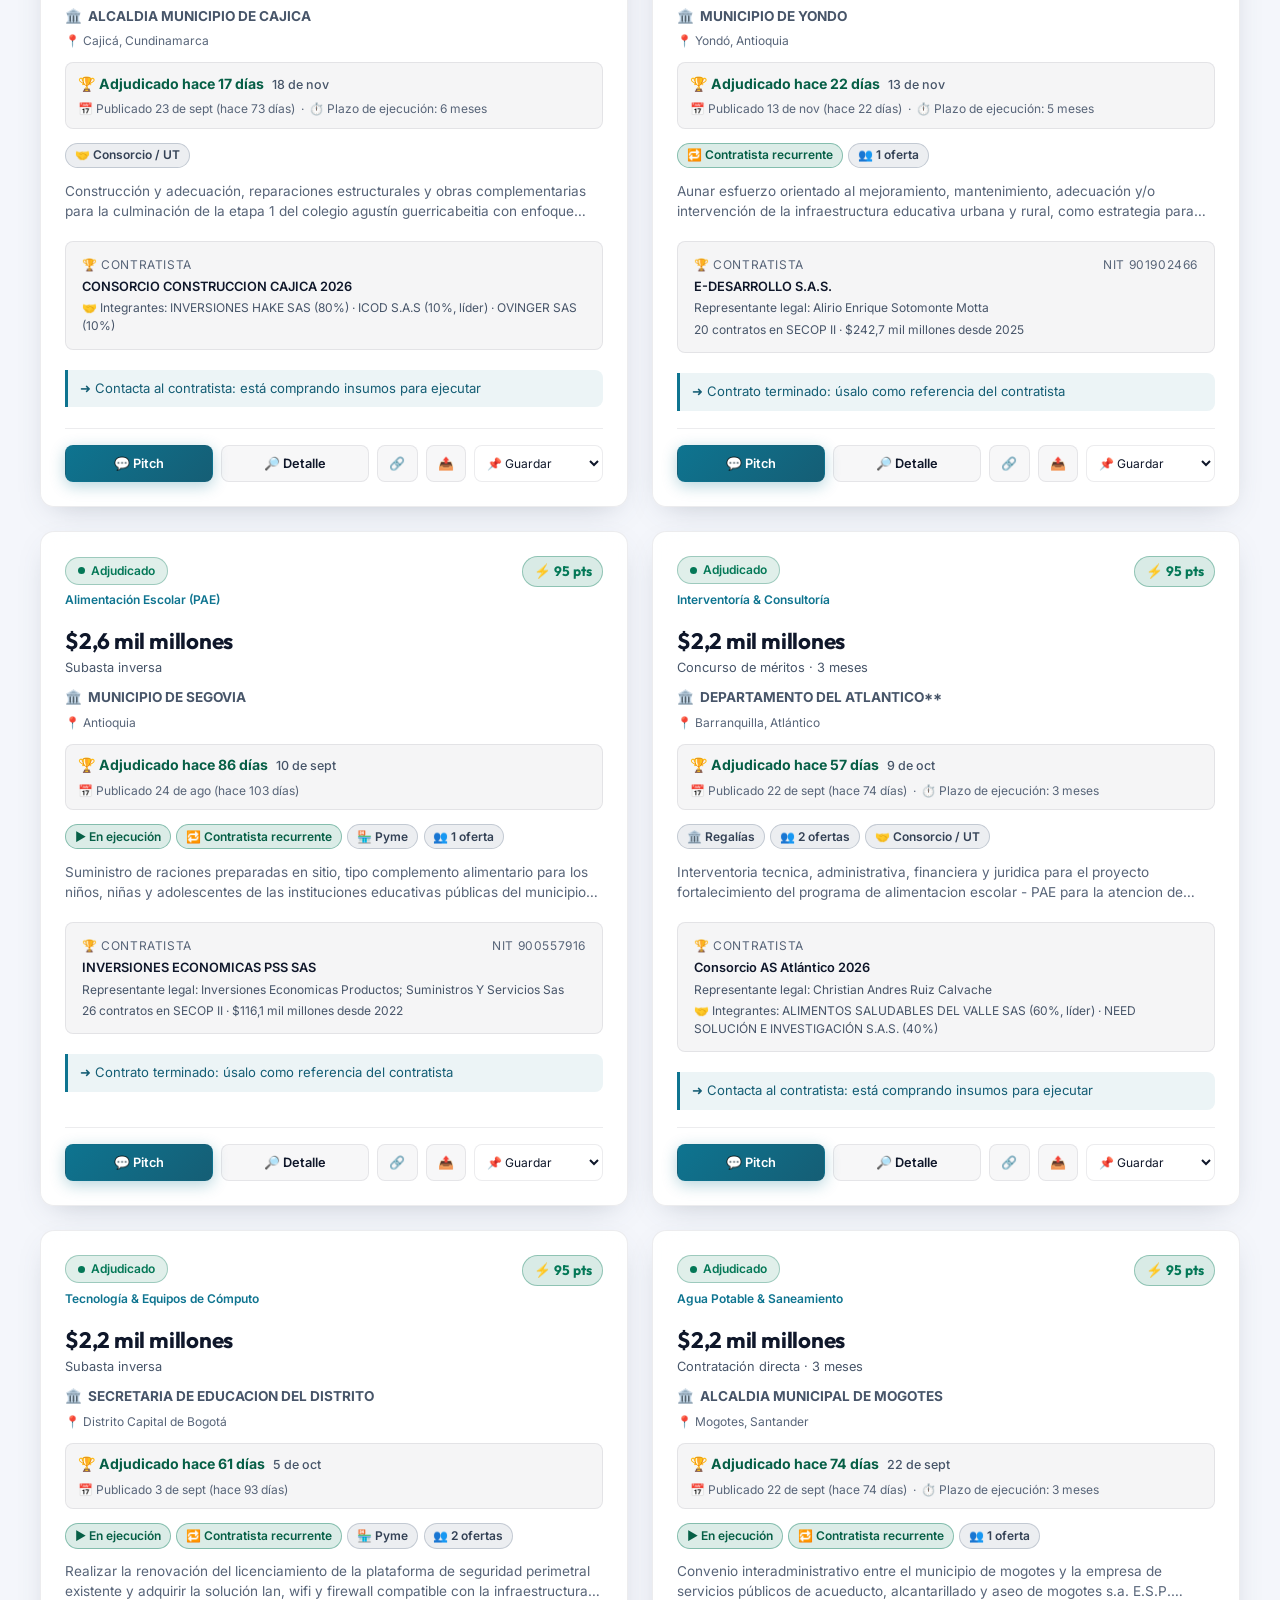
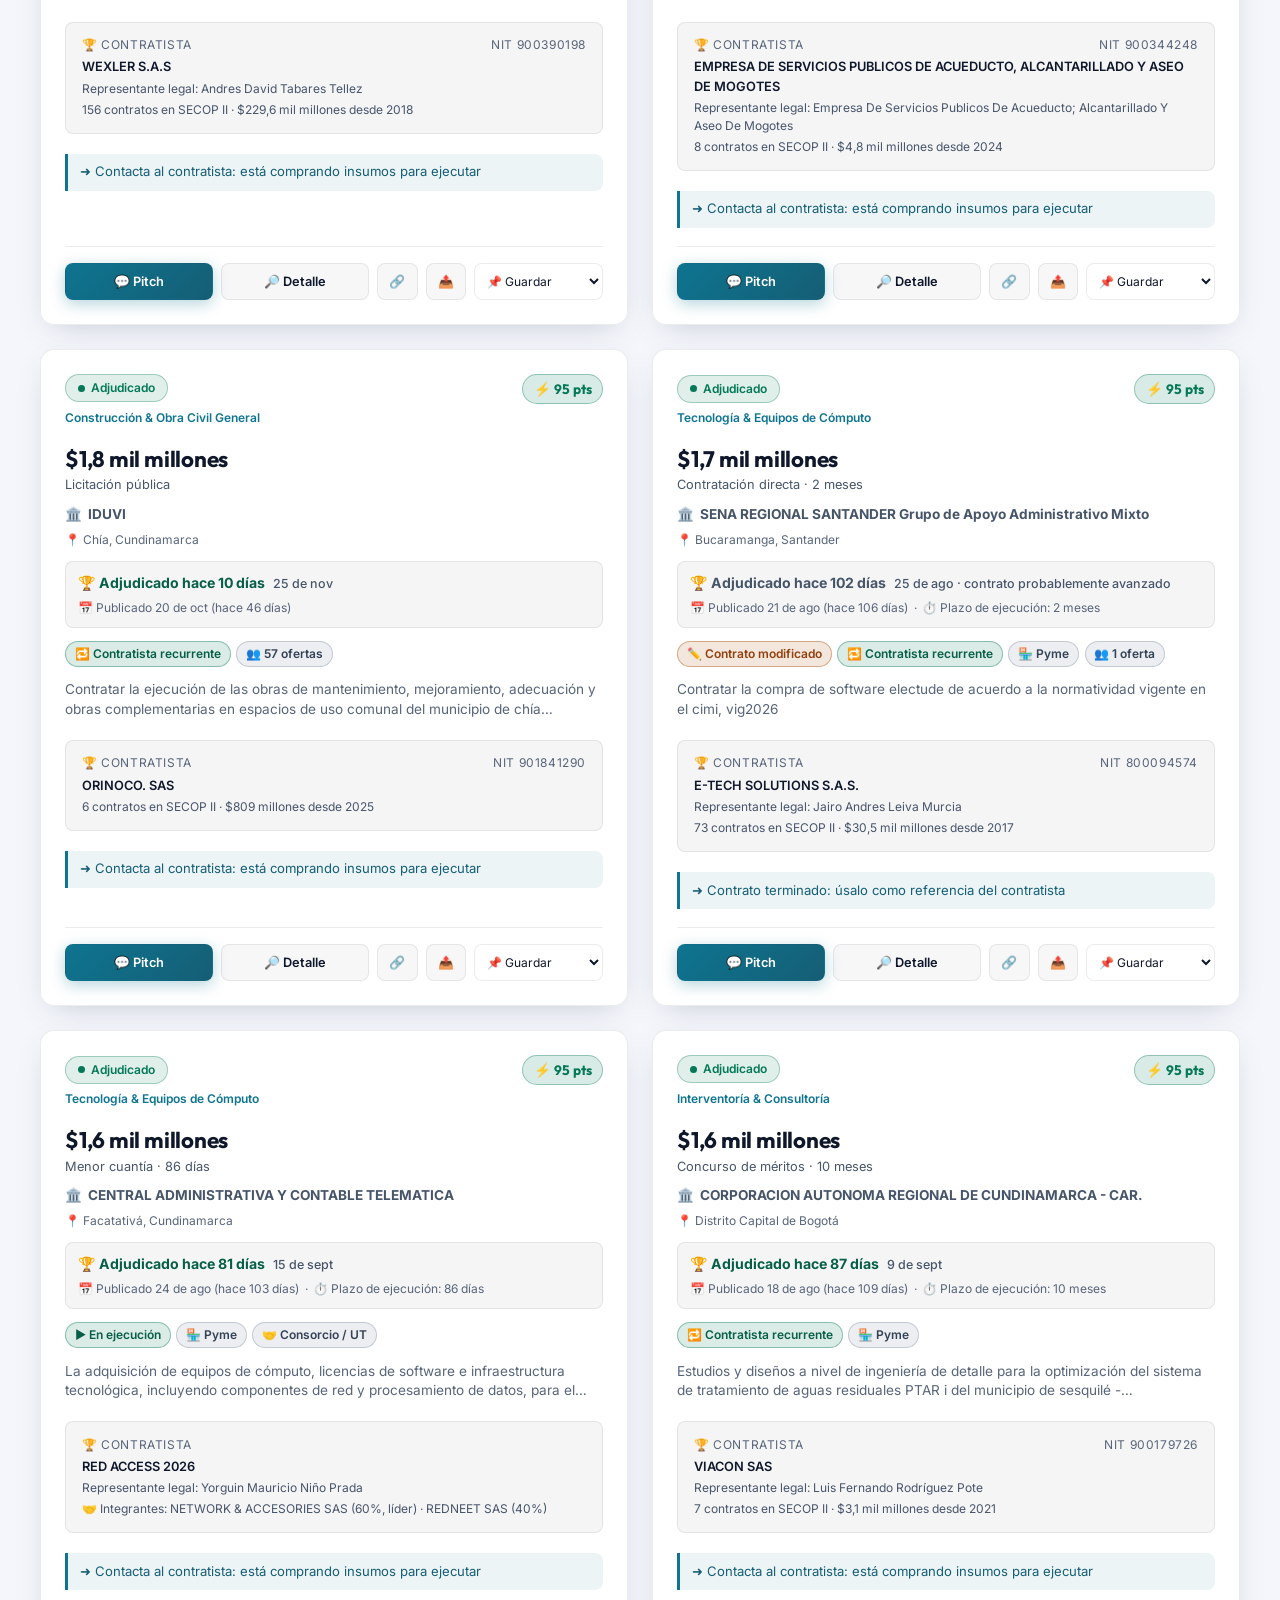
<file: web/index.html>
<!DOCTYPE html>
<html lang="es">
<head>
  <meta charset="UTF-8">
  <meta name="viewport" content="width=device-width, initial-scale=1.0">
  <title>SECOP II - Observatorio de Oportunidades & Leads B2B</title>
  <meta name="description" content="Motor inteligente de extracción, filtrado de ruido y enriquecimiento de contratación pública colombiana (SECOP II) para licitantes y proveedores B2B.">
  <!-- Vista previa al compartir un enlace (WhatsApp, Slack…): es la misma para todas las fichas,
       porque el sitio es estático y el enlace a una ficha va en el hash (#op=<id>). -->
  <meta property="og:type" content="website">
  <meta property="og:title" content="Oportunidad de contratación pública · SECOP II">
  <meta property="og:description" content="Te compartieron una oportunidad de SECOP II: ábrela para ver valor, fechas, entidad y próximo paso.">
  <meta property="og:locale" content="es_CO">
  <link rel="icon" type="image/svg+xml" href="favicon.svg?v=de623338bf">
  <!-- Antes del CSS: pone el tema en <html> antes del primer pintado, para que no parpadee. -->
  <script src="theme.js?v=f2cc244762"></script>
  <link rel="preconnect" href="https://fonts.googleapis.com">
  <link rel="preconnect" href="https://fonts.gstatic.com" crossorigin>
  <link href="https://fonts.googleapis.com/css2?family=Inter:wght@400;500;600;700&family=Outfit:wght@500;600;700;800&display=swap" rel="stylesheet">
  <link rel="stylesheet" href="style.css?v=59bba9dc2c">
</head>
<body>

  <!-- Sticky Navbar -->
  <header class="navbar">
    <div class="brand">
      <div class="brand-icon">⚡</div>
      <div>
        <h1 class="brand-title">SECOP <span>Engine</span></h1>
      </div>
      <span class="brand-badge">Live SECOP II</span>
    </div>

    <div class="nav-actions">
      <label class="theme-picker" title="Tema de la página">
        <span class="visually-hidden">Tema</span>
        <select id="themeSelect" class="filter-select theme-select" aria-label="Tema"></select>
      </label>
      <button class="btn btn-outline" id="btnExportCsv" aria-label="Exportar CSV" title="Exportar CSV">
        <span aria-hidden="true">📥</span> <span class="btn-label">Exportar CSV</span>
      </button>
      <button class="sync-pill" id="syncStatus" type="button" title="Estado de la sincronización con SECOP II">
        <span class="sync-dot"></span><span id="syncStatusText">SECOP II</span>
      </button>
      <div id="accountArea" class="account-area"></div>
    </div>
  </header>

  <main class="container">
    <!-- Perfil de Oportunidades: onboarding / resumen del perfil -->
    <section class="profile-hero" id="profileHero" aria-label="Tu perfil de oportunidades"></section>

    <!-- Top KPIs -->
    <section class="kpi-grid">
      <div class="kpi-card kpi-emerald">
        <div class="kpi-title">Pipeline Analizado</div>
        <div class="kpi-value" id="kpiTotalPipeline">Calculando...</div>
        <div class="kpi-sub">Total en contratos calificados (COP)</div>
      </div>
      <div class="kpi-card kpi-cyan">
        <div class="kpi-title">Oportunidades Curadas</div>
        <div class="kpi-value" id="kpiTotalOpps">—</div>
        <div class="kpi-sub">Filtradas sin OPS ni prestación de servicios</div>
      </div>
      <div class="kpi-card kpi-amber">
        <div class="kpi-title" id="kpiSectorTitle">Sectores Clave</div>
        <div class="kpi-value" id="kpiSectorValue">—</div>
        <div class="kpi-sub" id="kpiSectorSub"></div>
      </div>
      <div class="kpi-card kpi-violet">
        <div class="kpi-title">Score de Calidad Promedio</div>
        <div class="kpi-value" id="kpiAvgScore">—</div>
        <div class="kpi-sub">Algoritmo de pertinencia comercial</div>
      </div>
    </section>

    <!-- Navigation Tabs -->
    <nav class="view-tabs" aria-label="Vistas principales">
      <button class="view-tab" data-tab="parati" id="tabParaTi">
        <span>✨ Para Ti</span>
        <span class="badge-count" id="countParaTi">0</span>
      </button>
      <button class="view-tab active" data-tab="proveedores" id="tabProveedores">
        <span>🎯 Radar B2B para Proveedores</span>
        <span class="badge-count" id="countProveedores">0</span>
      </button>
      <button class="view-tab" data-tab="observatorio" id="tabObservatorio">
        <span>🔭 Observatorio de Licitaciones</span>
        <span class="badge-count" id="countObservatorio">0</span>
      </button>
      <button class="view-tab" data-tab="paa" id="tabPaa" title="Compras planeadas en el Plan Anual de Adquisiciones: alertas tempranas antes de que exista el proceso">
        <span>🗓️ Planeadas (PAA)</span>
        <span class="badge-count" id="countPaa">0</span>
      </button>
      <button class="view-tab" data-tab="crm" id="tabCrm">
        <span>📋 Pipeline Comercial / CRM</span>
        <span class="badge-count" id="countCrm">0</span>
        <span class="badge-alert" id="crmChanges" hidden></span>
      </button>
      <!-- Oculta por defecto: se muestra con el interruptor "Ver lo que no se muestra". -->
      <button class="view-tab view-tab-hidden" data-tab="hidden" id="tabHidden" hidden title="Procesos que pasan el filtro de ruido pero no están en el tablero: sin clasificar o fuera del corte">
        <span>🔎 Fuera del tablero</span>
        <span class="badge-count" id="countHidden">…</span>
      </button>
    </nav>

    <!-- Search and Filters Bar -->
    <section class="filter-bar" aria-label="Filtros">
      <div class="search-input-group">
        <span class="search-icon">🔍</span>
        <input type="text" id="searchInput" class="input-search" placeholder="Buscar por palabra clave, entidad, contratista o NIT...">
      </div>

      <select id="sectorSelect" class="filter-select" aria-label="Filtrar por sector">
        <option value="todos">Todos los Sectores</option>
        <!-- Las opciones se generan desde taxonomy.js (config/taxonomy.json) -->
      </select>

      <select id="stageSelect" class="filter-select" aria-label="Filtrar por etapa">
        <option value="todos">Todas las Etapas</option>
        <option value="adjudicado">Adjudicado (Ganador Conocido)</option>
        <option value="ofertas">En Ofertas / Abierto</option>
        <option value="borrador">Borrador de Pliegos</option>
      </select>

      <select id="modalitySelect" class="filter-select" aria-label="Filtrar por modalidad de contratación">
        <option value="todas">Todas las modalidades</option>
        <!-- Las opciones se generan desde DashboardEngine.MODALITIES, con conteo por pestaña -->
      </select>

      <select id="ageSelect" class="filter-select" aria-label="Filtrar por fecha">
        <option value="todas">Cualquier fecha</option>
        <!-- Las opciones cambian con la pestaña: adjudicado, publicado o publicación esperada -->
      </select>

      <select id="budgetSelect" class="filter-select" aria-label="Filtrar por presupuesto">
        <option value="0">Cualquier Presupuesto</option>
        <option value="200000000">> $200 Millones COP</option>
        <option value="500000000">> $500 Millones COP</option>
        <option value="1000000000">> $1,000 Millones COP</option>
        <option value="5000000000">> $5,000 Millones COP</option>
      </select>

      <select id="departmentSelect" class="filter-select" aria-label="Filtrar por departamento">
        <option value="todos">Todos los Departamentos</option>
      </select>

      <select id="sortSelect" class="filter-select" aria-label="Ordenar">
        <option value="relevancia">Orden: Relevancia</option>
        <option value="cierre">Cierre más próximo</option>
        <option value="recientes">Más recientes</option>
        <option value="valor">Mayor valor</option>
      </select>

      <!-- Filtros propios de la vista "Fuera del tablero" -->
      <div class="hidden-controls" id="hiddenControls" hidden>
        <select id="hiddenReasonSelect" class="filter-select" aria-label="Filtrar por motivo">
          <option value="todos">Todo lo que no se muestra</option>
          <option value="sin_sector">Sin clasificar (ningún sector coincide)</option>
          <option value="fuera_de_corte">Clasificadas fuera del corte</option>
          <option value="convenio">Convenios abiertos con entidades sin ánimo de lucro</option>
        </select>
        <select id="hiddenFamilySelect" class="filter-select" aria-label="Filtrar por familia UNSPSC">
          <option value="todas">Todas las familias UNSPSC</option>
        </select>
      </div>
    </section>

    <!-- Results Header -->
    <div class="results-header">
      <div class="results-count" id="resultsCount"></div>
      <div class="results-actions">
        <label class="toggle-hidden" title="Muestra una pestaña con los procesos que pasan el filtro de ruido pero no están en el tablero">
          <input type="checkbox" id="toggleHidden">
          <span>Ver lo que no se muestra</span>
        </label>
        <button class="btn btn-outline btn-compact" id="btnBadgeGuide">
          ℹ️ Guía de badges
        </button>
        <button class="btn btn-outline btn-compact" id="btnResetFilters">
          Limpiar filtros
        </button>
      </div>
    </div>

    <!-- Cards Grid (Default Views: Proveedores & Observatorio) -->
    <section class="cards-grid" id="cardsGrid">
      <!-- Dynamic Javascript Rendering -->
    </section>

    <!-- CRM Kanban View (Visible when CRM tab active) -->
    <section class="crm-kanban" id="crmKanban">
      <div class="kanban-column" data-status="nuevo">
        <div class="kanban-header">
          <div class="kanban-title">📥 Leads Nuevos</div>
          <span class="badge-count" id="countColNuevo">0</span>
        </div>
        <div class="kanban-cards" id="kanbanNuevo"></div>
      </div>

      <div class="kanban-column" data-status="contactado">
        <div class="kanban-header">
          <div class="kanban-title">📞 Contactados / En Outreach</div>
          <span class="badge-count" id="countColContactado">0</span>
        </div>
        <div class="kanban-cards" id="kanbanContactado"></div>
      </div>

      <div class="kanban-column" data-status="negociacion">
        <div class="kanban-header">
          <div class="kanban-title">💼 En Cotización / Alianza</div>
          <span class="badge-count" id="countColNegociacion">0</span>
        </div>
        <div class="kanban-cards" id="kanbanNegociacion"></div>
      </div>

      <div class="kanban-column" data-status="ganado">
        <div class="kanban-header">
          <div class="kanban-title">🏆 Ganado / Cerrado</div>
          <span class="badge-count" id="countColGanado">0</span>
        </div>
        <div class="kanban-cards" id="kanbanGanado"></div>
      </div>
    </section>
  </main>

  <footer class="site-footer">
    <button type="button" class="footer-link" id="termsLink">Términos de uso y licencias</button>
  </footer>

  <!-- Detail & Pitch Generator Modal -->
  <div class="modal-overlay" id="detailModal" role="dialog" aria-modal="true" aria-label="Detalle de la oportunidad">
    <div class="modal-content">
      <button class="modal-expand" id="modalExpand" aria-pressed="false" aria-label="Pantalla completa" title="Pantalla completa">⤢</button>
      <button class="modal-close" id="modalClose" aria-label="Cerrar">&times;</button>
      <div id="modalBody">
        <!-- Injected via app.js -->
      </div>
    </div>
  </div>

  <!-- Perfil: onboarding, perfil de oportunidades e inicio de sesión -->
  <div class="modal-overlay" id="profileModal" role="dialog" aria-modal="true" aria-label="Perfil de oportunidades">
    <div class="modal-content modal-wide">
      <button class="modal-close" id="profileModalClose" aria-label="Cerrar">&times;</button>
      <div id="profileModalBody"></div>
    </div>
  </div>

  <!-- Toast Notification Container -->
  <div class="toast-container" id="toastContainer"></div>

  <!-- Scripts -->
  <script src="config.js?v=291ba8a898"></script>
  <script src="data.js?v=20260928_05"></script>
  <script src="taxonomy.js?v=20260928_05"></script>
  <script src="unspsc.js?v=47dd6acaaa"></script>
  <script src="profile-engine.js?v=36bce720b5"></script>
  <script src="dashboard-engine.js?v=e7e3941d8d"></script>
  <script src="secop-live.js?v=9d06d92f6f"></script>
  <script src="auth.js?v=6563e09d22"></script>
  <script src="app.js?v=8bfac042f9"></script>
  <script src="profile.js?v=4e784fb7f7"></script>
</body>
</html>
</file>
<file: web/style.css>
/* SECOP II Opportunities Engine & Lead Observatory
   Premium Dark Glassmorphic Design System

   Temas: todos los colores salen de los tokens de abajo; fuera de ellos solo el botón de
   Google lleva colores literales. El tema oscuro es el de siempre y es el valor por defecto.
   `web/theme.js` pone `data-theme` en <html> (light, dark o matrix) antes de pintar.
   Los tonos con transparencia se escriben `rgba(var(--rgb-cyan), 0.2)`: cada tema define
   los canales y la transparencia queda en la regla. */

:root {
  color-scheme: dark;

  --bg-main: #090d16;
  --bg-gradient: radial-gradient(circle at 15% 15%, #131d33 0%, #090d16 65%, #05080e 100%);
  --surface-card: rgba(18, 26, 43, 0.75);
  --surface-hover: rgba(26, 38, 64, 0.85);
  --surface-glass: rgba(var(--rgb-overlay), 0.03);
  --surface-nav: rgba(9, 13, 22, 0.85);
  --surface-input: rgba(10, 15, 25, 0.8);
  --surface-column: rgba(13, 19, 33, 0.6);
  --surface-solid: #0e1526;
  --surface-well: rgba(0, 0, 0, 0.25);
  --surface-well-strong: rgba(0, 0, 0, 0.3);
  --surface-well-deep: rgba(0, 0, 0, 0.35);
  --surface-toast: #111827;
  --scrim: rgba(4, 8, 16, 0.8);
  --border-subtle: rgba(var(--rgb-overlay), 0.08);
  --border-glow: rgba(var(--rgb-cyan), 0.35);

  --text-primary: #f8fafc;
  --text-secondary: #94a3b8;
  /* Contraste: tests/theme_contrast.test.js exige 4,5:1 (WCAG AA) en los tres temas. */
  --text-muted: #7c8aa0;
  --text-soft: #cbd5e1;
  --text-on-accent: #04101e;
  --text-on-accent-strong: #04101e;
  --text-on-toast: #fff;

  --accent-cyan: #06b6d4;
  --accent-cyan-deep: #0284c7;
  --accent-emerald: #10b981;
  --accent-amber: #f59e0b;
  --accent-violet: #9d7bf7;
  --accent-rose: #f43f5e;

  /* Canales RGB de los acentos y de las capas, para las transparencias. */
  --rgb-cyan: 6, 182, 212;
  --rgb-emerald: 16, 185, 129;
  --rgb-amber: 245, 158, 11;
  --rgb-violet: 139, 92, 246;
  --rgb-rose: 244, 63, 94;
  --rgb-slate: 148, 163, 184;
  --rgb-slate-deep: 100, 116, 139;
  --rgb-overlay: 255, 255, 255;
  --rgb-shadow: 0, 0, 0;

  /* Texto de color sobre un fondo teñido del mismo acento (badges, avisos). */
  --tint-cyan: #cffafe;
  --tint-cyan-soft: #a5f3fc;
  --tint-emerald: #6ee7b7;
  --tint-emerald-strong: #34d399;
  --tint-violet: #c4b5fd;
  --tint-violet-soft: #ddd6fe;
  --tint-amber: #fcd34d;
  --tint-rose: #fda4af;

  --font-heading: 'Outfit', -apple-system, BlinkMacSystemFont, 'Segoe UI', Roboto, sans-serif;
  --font-body: 'Inter', -apple-system, BlinkMacSystemFont, 'Segoe UI', Roboto, sans-serif;

  --radius-sm: 8px;
  --radius-md: 14px;
  --radius-lg: 20px;
  --shadow-card: 0 10px 30px -10px rgba(var(--rgb-shadow), 0.5);
  --shadow-hover: 0 20px 40px -15px rgba(var(--rgb-cyan), 0.2);
  --transition-smooth: all 0.25s cubic-bezier(0.16, 1, 0.3, 1);
}

/* Claro: acentos un tono más oscuros y tintes oscuros para que el texto se lea sobre blanco. */
:root[data-theme="light"] {
  color-scheme: light;

  --bg-main: #f4f6fb;
  --bg-gradient: radial-gradient(circle at 15% 15%, #ffffff 0%, #f1f5f9 65%, #e7ecf4 100%);
  --surface-card: rgba(255, 255, 255, 0.92);
  --surface-hover: #ffffff;
  --surface-nav: rgba(255, 255, 255, 0.88);
  --surface-input: #ffffff;
  --surface-column: rgba(226, 232, 240, 0.6);
  --surface-solid: #ffffff;
  --surface-well: rgba(15, 23, 42, 0.04);
  --surface-well-strong: rgba(15, 23, 42, 0.05);
  --surface-well-deep: rgba(15, 23, 42, 0.06);
  --surface-toast: #0f172a;
  --scrim: rgba(15, 23, 42, 0.45);

  --text-primary: #0f172a;
  --text-secondary: #475569;
  --text-muted: #586579;
  --text-soft: #334155;
  --text-on-accent: #fff;
  --text-on-accent-strong: #fff;
  --text-on-toast: #fff;

  --accent-cyan: #0e7490;
  --accent-cyan-deep: #155e75;
  --accent-emerald: #047857;
  --accent-amber: #a84d08;
  --accent-violet: #7c3aed;
  --accent-rose: #e11d48;

  --rgb-cyan: 14, 116, 144;
  --rgb-emerald: 4, 120, 87;
  --rgb-amber: 168, 77, 8;
  --rgb-violet: 124, 58, 237;
  --rgb-rose: 225, 29, 72;
  --rgb-slate: 100, 116, 139;
  --rgb-slate-deep: 71, 85, 105;
  --rgb-overlay: 15, 23, 42;
  --rgb-shadow: 71, 85, 105;

  --tint-cyan: #155e75;
  --tint-cyan-soft: #0e7490;
  --tint-emerald: #065f46;
  --tint-emerald-strong: #047857;
  --tint-violet: #5b21b6;
  --tint-violet-soft: #6d28d9;
  --tint-amber: #92400e;
  --tint-rose: #9f1239;

  --shadow-card: 0 10px 30px -14px rgba(var(--rgb-shadow), 0.35);
}

/* Matrix: fondo negro, verde fósforo y fuente monoespaciada del sistema. Ámbar y rosa se
   conservan porque el tono de un badge es su significado (alerta y riesgo). */
:root[data-theme="matrix"] {
  --bg-main: #000;
  --bg-gradient: radial-gradient(circle at 15% 15%, #021a08 0%, #000 70%);
  --surface-card: rgba(0, 18, 6, 0.85);
  --surface-hover: rgba(0, 32, 10, 0.92);
  --surface-nav: rgba(0, 0, 0, 0.9);
  --surface-input: #000;
  --surface-column: rgba(0, 14, 4, 0.7);
  --surface-solid: #010d04;
  --surface-well: rgba(0, 255, 65, 0.04);
  --surface-well-strong: rgba(0, 255, 65, 0.05);
  --surface-well-deep: rgba(0, 255, 65, 0.06);
  --surface-toast: #001a07;
  --scrim: rgba(0, 0, 0, 0.85);

  --text-primary: #33ff66;
  --text-secondary: #22c55e;
  --text-muted: #1fa34a;
  --text-soft: #4ade80;
  --text-on-accent: #000;
  --text-on-accent-strong: #000;
  --text-on-toast: #33ff66;

  --accent-cyan: #00ff41;
  --accent-cyan-deep: #00b82f;
  --accent-emerald: #7cfc00;
  --accent-amber: #ffd400;
  --accent-violet: #00d68f;
  --accent-rose: #ff3b3b;

  --rgb-cyan: 0, 255, 65;
  --rgb-emerald: 124, 252, 0;
  --rgb-amber: 255, 212, 0;
  --rgb-violet: 0, 214, 143;
  --rgb-rose: 255, 59, 59;
  --rgb-slate: 34, 197, 94;
  --rgb-slate-deep: 21, 128, 61;
  --rgb-overlay: 0, 255, 65;
  --rgb-shadow: 0, 0, 0;

  --tint-cyan: #b3ffc6;
  --tint-cyan-soft: #8cffaa;
  --tint-emerald: #d4ffb0;
  --tint-emerald-strong: #b6ff70;
  --tint-violet: #9fffd9;
  --tint-violet-soft: #c2ffe8;
  --tint-amber: #ffe680;
  --tint-rose: #ff9a9a;

  --font-heading: ui-monospace, 'Cascadia Mono', Consolas, 'SF Mono', Menlo, 'Courier New', monospace;
  --font-body: ui-monospace, 'Cascadia Mono', Consolas, 'SF Mono', Menlo, 'Courier New', monospace;
  --shadow-hover: 0 0 18px -4px rgba(var(--rgb-cyan), 0.35);
  --transition-smooth: none;
}

/* Matrix sin animación: ni pulsos ni entradas deslizantes. */
:root[data-theme="matrix"] *,
:root[data-theme="matrix"] *::before,
:root[data-theme="matrix"] *::after {
  animation: none !important;
  transition: none !important;
}

* {
  box-sizing: border-box;
  margin: 0;
  padding: 0;
}

body {
  background: var(--bg-main);
  background-image: var(--bg-gradient);
  background-attachment: fixed;
  color: var(--text-primary);
  font-family: var(--font-body);
  line-height: 1.5;
  min-height: 100vh;
  padding-bottom: 60px;
}

/* Ningún texto por debajo de 12 px: <small> dentro de una nota ya pequeña no se encoge más. */
small {
  font-size: max(0.75rem, 0.85em);
}

/* Header & Top Bar */
.navbar {
  display: flex;
  justify-content: space-between;
  align-items: center;
  padding: 1.25rem 2.5rem;
  background: var(--surface-nav);
  backdrop-filter: blur(16px);
  border-bottom: 1px solid var(--border-subtle);
  position: sticky;
  top: 0;
  z-index: 100;
}

.brand {
  display: flex;
  align-items: center;
  gap: 0.75rem;
}

.brand-icon {
  width: 40px;
  height: 40px;
  background: linear-gradient(135deg, var(--accent-cyan), var(--accent-violet));
  border-radius: var(--radius-sm);
  display: flex;
  align-items: center;
  justify-content: center;
  font-size: 1.3rem;
  box-shadow: 0 0 20px rgba(var(--rgb-cyan), 0.4);
}

.brand-title {
  font-family: var(--font-heading);
  font-size: 1.35rem;
  font-weight: 700;
  letter-spacing: -0.02em;
}

.brand-title span {
  color: var(--accent-cyan);
}

.brand-badge {
  font-size: 0.75rem;
  font-weight: 600;
  text-transform: uppercase;
  background: rgba(var(--rgb-cyan), 0.15);
  color: var(--accent-cyan);
  padding: 0.2rem 0.6rem;
  border-radius: 999px;
  border: 1px solid rgba(var(--rgb-cyan), 0.3);
}

.nav-actions {
  display: flex;
  gap: 0.75rem;
}

/* Button System */
.btn {
  display: inline-flex;
  align-items: center;
  gap: 0.5rem;
  font-family: var(--font-body);
  font-size: 0.875rem;
  font-weight: 600;
  padding: 0.6rem 1.1rem;
  border-radius: var(--radius-sm);
  border: 1px solid transparent;
  cursor: pointer;
  transition: var(--transition-smooth);
  text-decoration: none;
}

.btn-primary {
  background: linear-gradient(135deg, var(--accent-cyan), var(--accent-cyan-deep));
  color: var(--text-on-accent);
  box-shadow: 0 4px 15px rgba(var(--rgb-cyan), 0.3);
}

.btn-primary:hover {
  transform: translateY(-2px);
  box-shadow: 0 6px 20px rgba(var(--rgb-cyan), 0.45);
}

.btn-outline {
  background: var(--surface-glass);
  border-color: var(--border-subtle);
  color: var(--text-primary);
}

.btn-outline:hover {
  background: rgba(var(--rgb-overlay), 0.08);
  border-color: var(--text-secondary);
}

/* Main Container */
.container {
  max-width: 1400px;
  margin: 0 auto;
  padding: 2rem 2.5rem;
}

/* KPI Banner */
.kpi-grid {
  display: grid;
  grid-template-columns: repeat(auto-fit, minmax(240px, 1fr));
  gap: 1.25rem;
  margin-bottom: 2rem;
}

.kpi-card {
  background: var(--surface-card);
  backdrop-filter: blur(12px);
  border: 1px solid var(--border-subtle);
  border-radius: var(--radius-md);
  padding: 1.25rem 1.5rem;
  box-shadow: var(--shadow-card);
  position: relative;
  overflow: hidden;
  transition: var(--transition-smooth);
}

.kpi-card:hover {
  border-color: var(--border-glow);
  transform: translateY(-2px);
}

.kpi-card::before {
  content: '';
  position: absolute;
  top: 0;
  left: 0;
  right: 0;
  height: 3px;
}

.kpi-card.kpi-cyan::before { background: var(--accent-cyan); }
.kpi-card.kpi-emerald::before { background: var(--accent-emerald); }
.kpi-card.kpi-amber::before { background: var(--accent-amber); }
.kpi-card.kpi-violet::before { background: var(--accent-violet); }

.kpi-title {
  font-size: 0.8rem;
  text-transform: uppercase;
  letter-spacing: 0.05em;
  color: var(--text-secondary);
  margin-bottom: 0.4rem;
  font-weight: 600;
}

.kpi-value {
  font-family: var(--font-heading);
  font-size: 1.75rem;
  font-weight: 700;
  color: var(--text-primary);
}

.kpi-sub {
  font-size: 0.75rem;
  color: var(--text-muted);
  margin-top: 0.35rem;
}

/* Tab Navigation */
.view-tabs {
  display: flex;
  gap: 0.5rem;
  margin-bottom: 1.5rem;
  border-bottom: 1px solid var(--border-subtle);
  padding-bottom: 0.5rem;
}

.view-tab {
  background: transparent;
  border: none;
  color: var(--text-secondary);
  font-family: var(--font-heading);
  font-size: 1rem;
  font-weight: 600;
  padding: 0.6rem 1.25rem;
  border-radius: var(--radius-sm);
  cursor: pointer;
  display: flex;
  align-items: center;
  gap: 0.5rem;
  transition: var(--transition-smooth);
}

.view-tab:hover {
  color: var(--text-primary);
  background: var(--surface-glass);
}

.view-tab.active {
  color: var(--accent-cyan);
  background: rgba(var(--rgb-cyan), 0.12);
  border: 1px solid rgba(var(--rgb-cyan), 0.25);
}

.view-tab .badge-count {
  background: rgba(var(--rgb-overlay), 0.1);
  padding: 0.15rem 0.5rem;
  border-radius: 999px;
  font-size: 0.75rem;
}

.view-tab.active .badge-count {
  background: var(--accent-cyan);
  color: var(--text-on-accent-strong);
  font-weight: 700;
}

/* Filter Control Bar */
.filter-bar {
  background: var(--surface-card);
  backdrop-filter: blur(12px);
  border: 1px solid var(--border-subtle);
  border-radius: var(--radius-md);
  padding: 1.25rem 1.5rem;
  margin-bottom: 2rem;
  display: flex;
  flex-wrap: wrap;
  gap: 1rem;
  align-items: center;
  box-shadow: var(--shadow-card);
}

.search-input-group {
  flex: 2;
  min-width: 260px;
  position: relative;
}

.search-icon {
  position: absolute;
  left: 1rem;
  top: 50%;
  transform: translateY(-50%);
  color: var(--text-muted);
  font-size: 0.95rem;
}

.input-search {
  width: 100%;
  padding: 0.7rem 1rem 0.7rem 2.6rem;
  background: var(--surface-input);
  border: 1px solid var(--border-subtle);
  border-radius: var(--radius-sm);
  color: var(--text-primary);
  font-family: var(--font-body);
  font-size: 0.9rem;
  outline: none;
  transition: var(--transition-smooth);
}

.input-search:focus {
  border-color: var(--accent-cyan);
  box-shadow: 0 0 12px rgba(var(--rgb-cyan), 0.25);
}

.filter-select {
  flex: 1;
  min-width: 180px;
  padding: 0.7rem 1rem;
  background: var(--surface-input);
  border: 1px solid var(--border-subtle);
  border-radius: var(--radius-sm);
  color: var(--text-primary);
  font-family: var(--font-body);
  font-size: 0.85rem;
  outline: none;
  cursor: pointer;
  transition: var(--transition-smooth);
}

.filter-select:focus {
  border-color: var(--accent-cyan);
}

/* Filtro en uso (app.js: markActiveFilters): borde doble y fondo teñido con el acento,
   para saber de un vistazo qué filtros están recortando la lista. El texto conserva su
   color, así el contraste es el mismo que en reposo. El padding baja 1px para que el
   borde de 2px no mueva la barra. */
.filter-select.is-active,
.input-search.is-active {
  border: 2px solid var(--accent-cyan);
  background: rgba(var(--rgb-cyan), 0.12);
  font-weight: 600;
}

.filter-select.is-active {
  padding: calc(0.7rem - 1px) calc(1rem - 1px);
}

.input-search.is-active {
  padding: calc(0.7rem - 1px) calc(1rem - 1px) calc(0.7rem - 1px) calc(2.6rem - 1px);
}

.btn.is-active {
  border-color: var(--accent-cyan);
  background: rgba(var(--rgb-cyan), 0.12);
}

.filter-select option {
  background: var(--surface-solid);
  color: var(--text-primary);
}

/* Selector de tema en la barra superior: compacto, con la altura de los botones. */
.theme-picker {
  display: flex;
  align-items: center;
}

.theme-select {
  flex: none;
  min-width: 0;
  padding: 0.5rem 0.75rem;
}

/* Results Count & Order */
.results-header {
  display: flex;
  justify-content: space-between;
  align-items: center;
  margin-bottom: 1.25rem;
  padding: 0 0.5rem;
}

.results-count {
  font-size: 0.95rem;
  color: var(--text-secondary);
}

.results-count b {
  color: var(--text-primary);
}

/* Opportunity Cards Grid */
.cards-grid {
  display: grid;
  grid-template-columns: repeat(auto-fill, minmax(420px, 1fr));
  gap: 1.5rem;
}

.opp-card {
  background: var(--surface-card);
  backdrop-filter: blur(14px);
  border: 1px solid var(--border-subtle);
  border-radius: var(--radius-md);
  padding: 1.5rem;
  box-shadow: var(--shadow-card);
  display: flex;
  flex-direction: column;
  justify-content: space-between;
  position: relative;
  transition: var(--transition-smooth);
}

.opp-card:hover {
  transform: translateY(-4px);
  border-color: var(--border-glow);
  box-shadow: var(--shadow-hover);
}

/* Card Header */
.opp-card-header {
  display: flex;
  justify-content: space-between;
  align-items: flex-start;
  gap: 1rem;
  margin-bottom: 1rem;
}

.score-badge {
  display: inline-flex;
  align-items: center;
  gap: 0.35rem;
  padding: 0.25rem 0.65rem;
  border-radius: 999px;
  font-family: var(--font-heading);
  font-weight: 700;
  font-size: 0.85rem;
}

.score-high {
  background: rgba(var(--rgb-emerald), 0.15);
  color: var(--accent-emerald);
  border: 1px solid rgba(var(--rgb-emerald), 0.35);
}

.score-med {
  background: rgba(var(--rgb-cyan), 0.15);
  color: var(--accent-cyan);
  border: 1px solid rgba(var(--rgb-cyan), 0.35);
}

.stage-pill {
  display: inline-flex;
  align-items: center;
  gap: 0.4rem;
  font-size: 0.75rem;
  font-weight: 600;
  padding: 0.25rem 0.75rem;
  border-radius: 999px;
}

.stage-pill.stage-adjudicado {
  background: rgba(var(--rgb-emerald), 0.12);
  color: var(--accent-emerald);
  border: 1px solid rgba(var(--rgb-emerald), 0.3);
}

.stage-pill.stage-ofertas {
  background: rgba(var(--rgb-amber), 0.12);
  color: var(--accent-amber);
  border: 1px solid rgba(var(--rgb-amber), 0.3);
}

.stage-pill.stage-borrador {
  background: rgba(var(--rgb-violet), 0.12);
  color: var(--accent-violet);
  border: 1px solid rgba(var(--rgb-violet), 0.3);
}

/* Punto fijo: el estado lo dice el texto de la píldora; no se anima porque no son datos en vivo. */
.pulse-dot {
  width: 7px;
  height: 7px;
  border-radius: 50%;
  background: currentColor;
}

/* Card Price & Entity */
.opp-price {
  font-family: var(--font-heading);
  font-size: 1.4rem;
  font-weight: 700;
  color: var(--text-primary);
  margin-bottom: 0.3rem;
  letter-spacing: -0.01em;
}

.opp-entity {
  font-size: 0.85rem;
  color: var(--text-secondary);
  font-weight: 500;
  display: flex;
  align-items: center;
  gap: 0.4rem;
  margin-bottom: 0.75rem;
}

.opp-desc {
  font-size: 0.85rem;
  color: var(--text-muted);
  line-height: 1.45;
  margin-bottom: 1.25rem;
  display: -webkit-box;
  -webkit-line-clamp: 3;
  -webkit-box-orient: vertical;
  overflow: hidden;
}

/* Material Pills */
.material-tags {
  display: flex;
  flex-wrap: wrap;
  gap: 0.4rem;
  margin-bottom: 1.25rem;
}

.material-tag {
  background: rgba(var(--rgb-overlay), 0.04);
  border: 1px solid var(--border-subtle);
  color: var(--text-primary);
  font-size: 0.75rem;
  padding: 0.2rem 0.6rem;
  border-radius: 4px;
  display: flex;
  align-items: center;
  gap: 0.3rem;
}

.material-tag.steel {
  border-color: rgba(var(--rgb-cyan), 0.3);
  color: var(--accent-cyan);
}

.material-tag.horeca {
  border-color: rgba(var(--rgb-amber), 0.3);
  color: var(--accent-amber);
}

.material-tag.solar {
  border-color: rgba(var(--rgb-emerald), 0.35);
  color: var(--tint-emerald-strong);
}

/* Contractor Box */
.contractor-box {
  background: var(--surface-well);
  border: 1px solid var(--border-subtle);
  border-radius: var(--radius-sm);
  padding: 0.85rem 1rem;
  margin-bottom: 1.25rem;
  font-size: 0.8rem;
}

.contractor-box-title {
  font-size: 0.75rem;
  text-transform: uppercase;
  letter-spacing: 0.05em;
  color: var(--text-muted);
  margin-bottom: 0.2rem;
  display: flex;
  justify-content: space-between;
}

.consortium-tag {
  background: rgba(var(--rgb-violet), 0.2);
  color: var(--accent-violet);
  padding: 0.1rem 0.4rem;
  border-radius: 4px;
  font-size: 0.75rem;
  font-weight: 700;
}

.contractor-name {
  font-weight: 600;
  color: var(--text-primary);
  word-break: break-word;
}

/* Suggested Action Banner */
.action-banner {
  background: rgba(var(--rgb-cyan), 0.08);
  border-left: 3px solid var(--accent-cyan);
  padding: 0.6rem 0.8rem;
  border-radius: 0 var(--radius-sm) var(--radius-sm) 0;
  font-size: 0.78rem;
  color: var(--tint-cyan);
  margin-bottom: 1.25rem;
  line-height: 1.4;
}

/* Card Actions */
.card-actions {
  display: flex;
  gap: 0.5rem;
  border-top: 1px solid var(--border-subtle);
  padding-top: 1rem;
}

.card-actions .btn {
  flex: 1;
  justify-content: center;
  font-size: 0.8rem;
}

/* Pipeline CRM Kanban View */
/* Oculto hasta que se abre la pestaña CRM: app.js cambia `style.display` al pintar cada vista. */
.crm-kanban {
  display: none;
  grid-template-columns: repeat(4, 1fr);
  gap: 1.25rem;
  margin-top: 1rem;
}

.kanban-column {
  background: var(--surface-column);
  border: 1px solid var(--border-subtle);
  border-radius: var(--radius-md);
  padding: 1.25rem;
  display: flex;
  flex-direction: column;
  min-height: 600px;
}

.kanban-header {
  display: flex;
  justify-content: space-between;
  align-items: center;
  margin-bottom: 1rem;
  padding-bottom: 0.75rem;
  border-bottom: 1px solid var(--border-subtle);
}

.kanban-title {
  font-family: var(--font-heading);
  font-size: 0.95rem;
  font-weight: 700;
  display: flex;
  align-items: center;
  gap: 0.5rem;
}

.kanban-cards {
  display: flex;
  flex-direction: column;
  gap: 0.85rem;
  flex: 1;
}

.kanban-item {
  background: var(--surface-card);
  border: 1px solid var(--border-subtle);
  border-radius: var(--radius-sm);
  padding: 1rem;
  cursor: pointer;
  transition: var(--transition-smooth);
}

.kanban-item:hover {
  border-color: var(--accent-cyan);
  transform: translateY(-2px);
}

/* Modal Dialog */
.modal-overlay {
  display: none;
  position: fixed;
  top: 0;
  left: 0;
  right: 0;
  bottom: 0;
  background: var(--scrim);
  backdrop-filter: blur(8px);
  z-index: 1000;
  align-items: center;
  justify-content: center;
  padding: 1.5rem;
}

.modal-overlay.active {
  display: flex;
}

.modal-content {
  background: var(--surface-solid);
  border: 1px solid var(--border-subtle);
  border-radius: var(--radius-lg);
  max-width: 700px;
  width: 100%;
  max-height: 90vh;
  overflow-y: auto;
  box-shadow: 0 25px 50px -12px rgba(var(--rgb-shadow), 0.7);
  padding: 2rem;
  position: relative;
}

.modal-close {
  position: absolute;
  top: 1.5rem;
  right: 1.5rem;
  background: transparent;
  border: none;
  color: var(--text-muted);
  font-size: 1.5rem;
  cursor: pointer;
  transition: var(--transition-smooth);
}

.modal-close:hover {
  color: var(--text-primary);
}

/* Pantalla completa del detalle: solo en escritorio; en pantallas angostas el modal ya ocupa casi todo. */
.modal-expand {
  display: none;
  position: absolute;
  top: 1.5rem;
  right: 3.75rem;
  background: transparent;
  border: none;
  color: var(--text-muted);
  font-size: 1.25rem;
  line-height: 1.5rem;
  cursor: pointer;
  transition: var(--transition-smooth);
}

.modal-expand:hover {
  color: var(--text-primary);
}

@media (min-width: 900px) {
  .modal-expand {
    display: block;
  }
  .modal-overlay.expanded {
    padding: 0;
  }
  .modal-overlay.expanded .modal-content {
    max-width: none;
    max-height: none;
    height: 100%;
    border: none;
    border-radius: 0;
    padding: 2.5rem 4rem;
  }
  /* Columna de lectura: las líneas largas cansan; las tablas y listas ganan espacio igual. */
  .modal-overlay.expanded #modalBody {
    max-width: 72rem;
    margin: 0 auto;
    font-size: 1.0625rem;
  }
}

.pitch-box {
  background: var(--surface-well-deep);
  border: 1px solid var(--border-subtle);
  border-radius: var(--radius-sm);
  padding: 1rem;
  margin: 1rem 0;
  font-family: monospace;
  font-size: 0.85rem;
  white-space: pre-wrap;
  color: var(--text-soft);
}

/* Toast Notifications */
.toast-container {
  position: fixed;
  bottom: 1.5rem;
  right: 1.5rem;
  z-index: 2000;
  display: flex;
  flex-direction: column;
  gap: 0.5rem;
}

.toast {
  background: var(--surface-toast);
  color: var(--text-on-toast);
  border: 1px solid var(--accent-cyan);
  padding: 0.8rem 1.25rem;
  border-radius: var(--radius-sm);
  box-shadow: 0 10px 25px rgba(var(--rgb-shadow), 0.5);
  font-size: 0.85rem;
  display: flex;
  align-items: center;
  gap: 0.5rem;
  animation: slideIn 0.3s ease;
}

@keyframes slideIn {
  from { transform: translateX(100%); opacity: 0; }
  to { transform: translateX(0); opacity: 1; }
}

@media (max-width: 900px) {
  .crm-kanban {
    grid-template-columns: 1fr;
  }
  .cards-grid {
    grid-template-columns: 1fr;
  }
}

/* ==========================================================
   Cuenta, Perfil de Oportunidades y Onboarding
   ========================================================== */
.btn:disabled {
  opacity: 0.45;
  cursor: not-allowed;
  transform: none;
  box-shadow: none;
}

.btn-lg {
  padding: 0.85rem 1.4rem;
  font-size: 1rem;
}

.btn-sm {
  padding: 0.35rem 0.75rem;
  font-size: 0.78rem;
}

/* El botón de Google conserva sus colores en todos los temas: las pautas de marca de
   Google Identity los fijan. Es el único bloque con colores literales fuera de los temas. */
.btn-google {
  background: #fff;
  color: #1f2937;
  border: 1px solid #dadce0;
  border-radius: 999px;
  padding: 0.6rem 1.2rem;
}

.btn-google small {
  color: #6b7280;
  font-weight: 500;
}

.g-mark {
  display: inline-flex;
  align-items: center;
  justify-content: center;
  width: 20px;
  height: 20px;
  border-radius: 50%;
  font-weight: 800;
  font-size: 0.8rem;
  color: #fff;
  background: conic-gradient(#ea4335 0 25%, #fbbc05 0 50%, #34a853 0 75%, #4285f4 0);
}

.link-btn {
  background: none;
  border: none;
  color: var(--accent-cyan);
  font: inherit;
  font-size: 0.85rem;
  font-weight: 600;
  cursor: pointer;
  text-decoration: underline;
  text-underline-offset: 3px;
}

.google-slot {
  display: flex;
  align-items: center;
  min-height: 44px;
}

.auth-error,
.fine-print {
  font-size: 0.78rem;
  color: var(--text-muted);
  text-align: center;
  margin-top: 1rem;
}

/* Account menu */
.account-area {
  display: flex;
  align-items: center;
}

.account-menu {
  position: relative;
}

.account-btn {
  display: flex;
  align-items: center;
  gap: 0.5rem;
  background: var(--surface-glass);
  border: 1px solid var(--border-subtle);
  border-radius: 999px;
  padding: 0.3rem 0.8rem 0.3rem 0.3rem;
  color: var(--text-primary);
  font: inherit;
  font-weight: 600;
  font-size: 0.85rem;
  cursor: pointer;
}

.account-btn img,
.avatar-fallback {
  width: 30px;
  height: 30px;
  border-radius: 50%;
}

.avatar-fallback {
  display: inline-flex;
  align-items: center;
  justify-content: center;
  background: linear-gradient(135deg, var(--accent-cyan), var(--accent-violet));
  font-size: 0.75rem;
}

.account-dropdown {
  display: none;
  position: absolute;
  right: 0;
  top: calc(100% + 0.5rem);
  min-width: 240px;
  background: var(--surface-solid);
  border: 1px solid var(--border-subtle);
  border-radius: var(--radius-md);
  box-shadow: var(--shadow-card);
  padding: 0.4rem;
  z-index: 200;
}

.account-dropdown.open {
  display: block;
}

.account-email {
  font-size: 0.75rem;
  color: var(--text-muted);
  padding: 0.5rem 0.75rem;
  border-bottom: 1px solid var(--border-subtle);
  margin-bottom: 0.3rem;
  word-break: break-all;
}

.account-dropdown button {
  display: block;
  width: 100%;
  text-align: left;
  background: none;
  border: none;
  color: var(--text-secondary);
  font: inherit;
  font-size: 0.85rem;
  padding: 0.55rem 0.75rem;
  border-radius: var(--radius-sm);
  cursor: pointer;
}

.account-dropdown button:hover {
  background: var(--surface-hover);
  color: var(--text-primary);
}

/* Hero */
.profile-hero {
  display: flex;
  justify-content: space-between;
  align-items: center;
  gap: 1.5rem;
  padding: 1.5rem 1.75rem;
  margin-bottom: 1.75rem;
  border-radius: var(--radius-lg);
  border: 1px solid var(--border-glow);
  background:
    radial-gradient(circle at 0% 0%, rgba(var(--rgb-violet), 0.18), transparent 55%),
    radial-gradient(circle at 100% 100%, rgba(var(--rgb-cyan), 0.16), transparent 55%),
    var(--surface-card);
  box-shadow: var(--shadow-hover);
}

.profile-hero h2 {
  font-family: var(--font-heading);
  font-size: 1.35rem;
  line-height: 1.25;
  margin: 0.25rem 0 0.4rem;
}

.profile-hero p {
  color: var(--text-secondary);
  font-size: 0.9rem;
  max-width: 760px;
}

.hero-kicker,
.reveal-kicker,
.block-kicker,
.wizard-step-label {
  font-size: 0.75rem;
  font-weight: 700;
  text-transform: uppercase;
  letter-spacing: 0.06em;
  color: var(--accent-cyan);
}

.hero-actions {
  display: flex;
  flex-direction: column;
  align-items: center;
  gap: 0.6rem;
  flex-shrink: 0;
}

.hero-profile {
  display: flex;
  align-items: center;
  gap: 1.25rem;
}

.strength-ring {
  --deg: 0deg;
  width: 76px;
  height: 76px;
  flex-shrink: 0;
  border-radius: 50%;
  background: conic-gradient(var(--accent-emerald) var(--deg), rgba(var(--rgb-overlay), 0.08) 0);
  display: flex;
  align-items: center;
  justify-content: center;
}

.strength-ring span {
  width: 60px;
  height: 60px;
  border-radius: 50%;
  background: var(--surface-solid);
  display: flex;
  align-items: center;
  justify-content: center;
  font-family: var(--font-heading);
  font-weight: 800;
  font-size: 1.05rem;
}

/* Match badges on cards */
.card-badges {
  display: flex;
  flex-direction: column;
  align-items: flex-end;
  gap: 0.35rem;
}

.match-pill {
  display: inline-flex;
  align-items: center;
  gap: 0.25rem;
  font-size: 0.75rem;
  font-weight: 700;
  padding: 0.2rem 0.55rem;
  border-radius: 999px;
  background: rgba(var(--rgb-violet), 0.18);
  color: var(--tint-violet);
  border: 1px solid rgba(var(--rgb-violet), 0.4);
  white-space: nowrap;
}

.match-pill.match-high {
  background: rgba(var(--rgb-emerald), 0.18);
  color: var(--tint-emerald);
  border-color: rgba(var(--rgb-emerald), 0.45);
}

.match-pill.match-low {
  opacity: 0.55;
}

.match-reasons {
  list-style: none;
  display: flex;
  flex-wrap: wrap;
  gap: 0.35rem;
  margin: -0.25rem 0 0.85rem;
}

.match-reasons li {
  font-size: 0.75rem;
  color: var(--tint-violet-soft);
  background: rgba(var(--rgb-violet), 0.1);
  border-radius: 6px;
  padding: 0.15rem 0.45rem;
}

/* "Ver más": fila completa al final de la cuadrícula de fichas (app.js: paginate). */
.load-more {
  grid-column: 1 / -1;
  display: flex;
  justify-content: center;
  padding: 0.5rem 0 1rem;
}

.load-more .btn {
  min-width: 14rem;
  justify-content: center;
}

.load-more-count {
  font-weight: 500;
  color: var(--text-secondary);
}

.empty-foryou {
  grid-column: 1 / -1;
  text-align: center;
  padding: 3.5rem 1rem;
  color: var(--text-secondary);
}

.empty-foryou h3 {
  font-family: var(--font-heading);
  color: var(--text-primary);
  margin-bottom: 0.5rem;
}

.empty-foryou p {
  max-width: 520px;
  margin: 0 auto 1.25rem;
}

/* Wizard */
.modal-content.modal-wide {
  max-width: 860px;
}

.wizard-progress {
  display: flex;
  gap: 0.4rem;
  margin-bottom: 1rem;
  padding-right: 2.5rem;
}

.wizard-progress span {
  flex: 1;
  height: 4px;
  border-radius: 999px;
  background: rgba(var(--rgb-overlay), 0.08);
}

.wizard-progress span.done {
  background: linear-gradient(90deg, var(--accent-cyan), var(--accent-violet));
}

.wizard-title {
  font-family: var(--font-heading);
  font-size: 1.5rem;
  margin: 0.3rem 0 0.25rem;
}

.wizard-hint {
  color: var(--text-secondary);
  font-size: 0.9rem;
  margin-bottom: 1.25rem;
}

.wizard-body {
  margin-bottom: 1.25rem;
}

.role-grid {
  display: grid;
  grid-template-columns: repeat(3, 1fr);
  gap: 0.75rem;
  margin-bottom: 1.25rem;
}

.role-card {
  display: flex;
  flex-direction: column;
  gap: 0.35rem;
  text-align: left;
  padding: 1rem;
  border-radius: var(--radius-md);
  border: 1px solid var(--border-subtle);
  background: var(--surface-glass);
  color: var(--text-primary);
  font: inherit;
  cursor: pointer;
  transition: var(--transition-smooth);
}

.role-card:hover,
.role-card.active {
  border-color: var(--accent-cyan);
  background: rgba(var(--rgb-cyan), 0.08);
}

.role-icon {
  font-size: 1.6rem;
}

.role-label {
  font-weight: 700;
  font-size: 0.9rem;
}

.role-desc {
  font-size: 0.78rem;
  color: var(--text-secondary);
}

.form-grid {
  display: grid;
  grid-template-columns: 1fr 1fr;
  gap: 0.85rem;
}

.form-grid label,
.block-label {
  display: flex;
  flex-direction: column;
  gap: 0.35rem;
  font-size: 0.8rem;
  font-weight: 600;
  color: var(--text-secondary);
}

.form-grid .span-2 {
  grid-column: span 2;
}

.form-grid small,
.block-label small {
  color: var(--text-muted);
  font-weight: 500;
}

.check-label {
  flex-direction: row !important;
  align-items: center;
  gap: 0.5rem !important;
  align-self: end;
  padding-bottom: 0.6rem;
}

.input {
  width: 100%;
  background: var(--surface-well-strong);
  border: 1px solid var(--border-subtle);
  border-radius: var(--radius-sm);
  padding: 0.65rem 0.8rem;
  color: var(--text-primary);
  font: inherit;
  font-size: 0.9rem;
  font-weight: 400;
}

.input:focus {
  outline: none;
  border-color: var(--accent-cyan);
}

.textarea {
  resize: vertical;
  line-height: 1.5;
}

.chips {
  display: flex;
  flex-wrap: wrap;
  gap: 0.4rem;
}

.chip {
  background: var(--surface-glass);
  border: 1px solid var(--border-subtle);
  color: var(--text-secondary);
  border-radius: 999px;
  padding: 0.35rem 0.75rem;
  font: inherit;
  font-size: 0.78rem;
  cursor: pointer;
  transition: var(--transition-smooth);
}

.chip:hover {
  color: var(--text-primary);
  border-color: rgba(var(--rgb-cyan), 0.5);
}

.chip.active {
  background: rgba(var(--rgb-cyan), 0.15);
  border-color: var(--accent-cyan);
  color: var(--tint-cyan);
  font-weight: 600;
}

.mini-tag {
  display: inline-block;
  font-size: 0.75rem;
  padding: 0.15rem 0.5rem;
  border-radius: 6px;
  background: rgba(var(--rgb-cyan), 0.12);
  color: var(--tint-cyan-soft);
  margin: 0 0.25rem 0.25rem 0;
}

/* Códigos UNSPSC del RUP (último paso del asistente y vista del perfil) */
.rup-codes {
  display: flex;
  flex-direction: column;
  gap: 0.5rem;
}

.rup-chip {
  display: inline-flex;
  align-items: center;
  gap: 0.35rem;
  max-width: 100%;
  font-size: 0.78rem;
  padding: 0.25rem 0.35rem 0.25rem 0.7rem;
  border-radius: 999px;
  border: 1px solid var(--accent-cyan);
  background: rgba(var(--rgb-cyan), 0.12);
  color: var(--text-primary);
}

.rup-remove {
  border: 0;
  background: transparent;
  color: var(--text-secondary);
  font: inherit;
  font-size: 1rem;
  line-height: 1;
  min-width: 1.75rem;
  min-height: 1.75rem;
  border-radius: 999px;
  cursor: pointer;
}

.rup-remove:hover,
.rup-remove:focus-visible {
  color: var(--text-primary);
  background: rgba(var(--rgb-cyan), 0.2);
}

.rup-results {
  list-style: none;
  margin: 0;
  padding: 0;
  display: flex;
  flex-direction: column;
  gap: 0.25rem;
}

.rup-option {
  width: 100%;
  text-align: left;
  display: flex;
  align-items: baseline;
  gap: 0.5rem;
  padding: 0.5rem 0.7rem;
  border-radius: var(--radius-sm);
  border: 1px solid var(--border-subtle);
  background: var(--surface-glass);
  color: var(--text-primary);
  font: inherit;
  font-size: 0.85rem;
  cursor: pointer;
}

.rup-option:hover,
.rup-option:focus-visible {
  border-color: var(--accent-cyan);
}

.rup-option span {
  flex: 1;
}

.rup-option small,
.rup-list small {
  color: var(--text-muted);
  font-size: 0.75rem;
}

.rup-list {
  margin: 0;
  padding-left: 1.1rem;
  display: flex;
  flex-direction: column;
  gap: 0.3rem;
  font-size: 0.85rem;
}

.detect-box {
  margin: 0.85rem 0 1.1rem;
  padding: 0.85rem 1rem;
  border-radius: var(--radius-md);
  border: 1px dashed rgba(var(--rgb-emerald), 0.4);
  background: rgba(var(--rgb-emerald), 0.05);
}

.detect-empty {
  font-size: 0.82rem;
  color: var(--text-muted);
}

.detect-row + .detect-row {
  margin-top: 0.6rem;
}

.detect-name {
  font-weight: 700;
  font-size: 0.85rem;
  color: var(--tint-emerald);
}

.strength-bar {
  height: 4px;
  border-radius: 999px;
  background: rgba(var(--rgb-overlay), 0.08);
  margin: 0.3rem 0 0.4rem;
}

.strength-bar span {
  display: block;
  height: 100%;
  border-radius: inherit;
  background: var(--accent-emerald);
  /* La fuerza se pinta con scaleX (profile.js), no con width: no recalcula el layout. */
  transform-origin: left center;
  transition: transform 0.4s ease;
}

.catalog-title {
  font-size: 0.8rem;
  font-weight: 600;
  color: var(--text-secondary);
  margin-bottom: 0.6rem;
}

.catalog-group + .catalog-group {
  margin-top: 0.75rem;
}

/* Familias de sectores en el paso "¿Qué ofreces?": plegables para que ~12 sectores no abrumen. */
.catalog-family {
  border: 1px solid var(--border-subtle);
  border-radius: var(--radius-md);
  padding: 0.6rem 0.85rem;
}

.catalog-family + .catalog-family {
  margin-top: 0.5rem;
}

.catalog-family > summary {
  cursor: pointer;
  display: flex;
  flex-wrap: wrap;
  align-items: baseline;
  gap: 0.25rem 0.6rem;
  font-weight: 600;
  font-size: 0.88rem;
  color: var(--text-primary);
}

.catalog-family > summary small {
  font-weight: 500;
  font-size: 0.75rem;
  color: var(--text-muted);
}

.catalog-family[open] > summary {
  margin-bottom: 0.65rem;
}

/* "Lo que no te interesa" (#75): mismo marco que las familias del catálogo. */
.exclude-box {
  border: 1px solid var(--border-subtle);
  border-radius: var(--radius-md);
  padding: 0.6rem 0.85rem;
}

.exclude-box > summary {
  cursor: pointer;
  font-weight: 600;
  font-size: 0.88rem;
  color: var(--text-primary);
}

.exclude-box > summary small {
  font-weight: 500;
  color: var(--text-muted);
}

.exclude-box[open] {
  display: flex;
  flex-direction: column;
  gap: 0.5rem;
}

.exclude-hint {
  margin: 0;
  font-size: 0.78rem;
  color: var(--text-muted);
}

.section-gap {
  margin-top: 1.25rem;
}

.signin .brand-icon {
  margin: 0 auto 1rem;
}

.signin .wizard-title,
.signin .wizard-hint {
  text-align: center;
}

.signin .google-slot {
  justify-content: center;
}

.catalog-sector {
  font-size: 0.75rem;
  color: var(--text-muted);
  text-transform: uppercase;
  letter-spacing: 0.05em;
  margin-bottom: 0.35rem;
}

.live-market {
  display: flex;
  align-items: center;
  flex-wrap: wrap;
  gap: 0.35rem;
  font-size: 0.85rem;
  color: var(--text-secondary);
  padding: 0.75rem 1rem;
  border-radius: var(--radius-md);
  background: rgba(var(--rgb-cyan), 0.06);
  border: 1px solid rgba(var(--rgb-cyan), 0.2);
  margin-bottom: 1.25rem;
}

.live-market b {
  color: var(--text-primary);
}

.live-dot {
  width: 8px;
  height: 8px;
  border-radius: 50%;
  background: var(--text-muted);
  flex-shrink: 0;
}

.live-dot.on {
  background: var(--accent-emerald);
  box-shadow: 0 0 10px var(--accent-emerald);
}

.wizard-actions {
  display: flex;
  justify-content: space-between;
  align-items: center;
}

/* Reveal / Perfil de Oportunidades */
.reveal-kicker {
  margin-bottom: 0.75rem;
  color: var(--accent-emerald);
}

.reveal-header {
  display: flex;
  justify-content: space-between;
  gap: 1rem;
  align-items: flex-start;
  margin-bottom: 1.25rem;
  padding-right: 2.5rem;
}

.reveal-role {
  font-size: 0.8rem;
  color: var(--text-secondary);
}

.reveal-title {
  font-family: var(--font-heading);
  font-size: 1.7rem;
  line-height: 1.2;
  margin: 0.2rem 0 0.5rem;
}

.reveal-sectors {
  display: flex;
  flex-wrap: wrap;
  gap: 0.35rem;
}

.sector-pill {
  font-size: 0.75rem;
  font-weight: 600;
  padding: 0.2rem 0.6rem;
  border-radius: 999px;
  background: rgba(var(--rgb-emerald), 0.15);
  color: var(--tint-emerald);
}

.strength-box {
  text-align: center;
}

.strength-caption {
  font-size: 0.75rem;
  color: var(--text-muted);
  margin-top: 0.3rem;
}

.reveal-block {
  padding: 1rem 1.1rem;
  border-radius: var(--radius-md);
  border: 1px solid var(--border-subtle);
  background: var(--surface-glass);
  margin-bottom: 1rem;
}

.reveal-block p {
  font-size: 0.9rem;
  color: var(--text-secondary);
  margin-top: 0.4rem;
}

.reveal-block.highlight {
  border-color: var(--border-glow);
  background: linear-gradient(135deg, rgba(var(--rgb-cyan), 0.1), rgba(var(--rgb-violet), 0.08));
}

.value-prop {
  font-family: var(--font-heading);
  font-size: 1.15rem !important;
  color: var(--text-primary) !important;
  line-height: 1.45;
}

/* Textos del perfil que el usuario reescribe (#74) */
.edit-input {
  width: 100%;
  margin-top: 0.5rem;
}

.edit-meta {
  display: flex;
  flex-wrap: wrap;
  align-items: center;
  gap: 0.5rem;
  margin-top: 0.5rem;
}

.edit-meta .mini-tag {
  margin: 0;
}

.edit-warn {
  font-size: 0.78rem;
  color: var(--tint-amber);
}

.edit-suggested {
  margin-top: 0.4rem;
  font-size: 0.85rem;
}

.edit-suggested > summary {
  cursor: pointer;
  color: var(--accent-cyan);
  font-weight: 600;
}

.edit-actions {
  display: flex;
  flex-wrap: wrap;
  gap: 0.5rem;
  margin-top: 0.6rem;
}

.reveal-kpis {
  display: grid;
  grid-template-columns: repeat(4, 1fr);
  gap: 0.75rem;
  margin-bottom: 0.75rem;
}

.rk {
  padding: 0.9rem;
  border-radius: var(--radius-md);
  background: var(--surface-well);
  border: 1px solid var(--border-subtle);
}

.rk-value {
  font-family: var(--font-heading);
  font-size: 1.3rem;
  font-weight: 800;
  color: var(--accent-emerald);
}

.rk-label {
  font-size: 0.75rem;
  color: var(--text-secondary);
}

.reveal-note {
  font-size: 0.82rem;
  color: var(--text-secondary);
  margin-bottom: 1rem;
}

.reveal-note b {
  color: var(--text-primary);
}

.conn-grid {
  display: grid;
  grid-template-columns: repeat(auto-fill, minmax(230px, 1fr));
  gap: 0.75rem;
  margin-top: 0.6rem;
}

.conn-card {
  padding: 0.85rem;
  border-radius: var(--radius-sm);
  background: var(--surface-well);
  border: 1px solid var(--border-subtle);
}

.conn-card p {
  font-size: 0.8rem;
  margin-top: 0.35rem;
}

.conn-head {
  display: flex;
  justify-content: space-between;
  gap: 0.5rem;
  font-size: 0.85rem;
  font-weight: 700;
}

.conn-count {
  font-family: var(--font-heading);
  color: var(--accent-cyan);
}

.example-list {
  list-style: none;
  margin-top: 0.5rem;
  font-size: 0.78rem;
  color: var(--text-primary);
}

.example-list li {
  padding: 0.2rem 0;
  border-top: 1px solid var(--border-subtle);
}

.example-list.locked li,
.soft-lock {
  filter: blur(4px);
  user-select: none;
}

.need-list {
  display: grid;
  gap: 0.6rem;
  margin-top: 0.6rem;
}

.need-label {
  font-weight: 700;
  font-size: 0.85rem;
}

.need-advice {
  font-size: 0.82rem;
  color: var(--text-secondary);
}

.top-matches {
  margin-top: 0.6rem;
}

.tm-row {
  display: flex;
  align-items: center;
  gap: 0.75rem;
  padding: 0.5rem 0;
  border-top: 1px solid var(--border-subtle);
  font-size: 0.85rem;
}

.tm-entity {
  flex: 1;
}

.tm-value {
  color: var(--accent-emerald);
  font-weight: 700;
  white-space: nowrap;
}

.tips {
  margin: 0.5rem 0 0 1.1rem;
  font-size: 0.82rem;
  color: var(--text-secondary);
}

.reveal-cta {
  display: flex;
  justify-content: space-between;
  align-items: center;
  gap: 1rem;
  padding: 1.1rem 1.25rem;
  border-radius: var(--radius-md);
  background: linear-gradient(135deg, rgba(var(--rgb-emerald), 0.15), rgba(var(--rgb-cyan), 0.12));
  border: 1px solid rgba(var(--rgb-emerald), 0.4);
  margin-bottom: 0.75rem;
}

.cta-copy {
  display: flex;
  flex-direction: column;
  gap: 0.2rem;
  font-size: 0.9rem;
}

.cta-copy span {
  font-size: 0.8rem;
  color: var(--text-secondary);
}

@media (max-width: 900px) {
  .navbar {
    flex-wrap: wrap;
    gap: 0.75rem;
    padding: 1rem;
  }
  .profile-hero,
  .hero-profile,
  .reveal-cta {
    flex-direction: column;
    align-items: flex-start;
  }
  .role-grid,
  .form-grid,
  .reveal-kpis {
    grid-template-columns: 1fr 1fr;
  }
  .modal-content {
    padding: 1.25rem;
  }
}

@media (max-width: 560px) {
  .role-grid,
  .form-grid,
  .reveal-kpis {
    grid-template-columns: 1fr;
  }
  .form-grid .span-2 {
    grid-column: auto;
  }
  .nav-actions {
    flex-wrap: wrap;
  }
}

/* ==========================================================
   Fechas en las fichas
   ========================================================== */
.stage-pill.stage-cerrada {
  background: rgba(var(--rgb-slate-deep), 0.18);
  color: var(--text-soft);
  border: 1px solid rgba(var(--rgb-slate-deep), 0.35);
}

.stage-pill.stage-cerrada .pulse-dot {
  background: var(--text-secondary);
}

.card-dates {
  margin: 0.2rem 0 0.85rem;
  padding: 0.6rem 0.75rem;
  border-radius: var(--radius-sm);
  background: var(--surface-well);
  border: 1px solid var(--border-subtle);
}

.date-main {
  display: flex;
  flex-wrap: wrap;
  align-items: baseline;
  gap: 0.2rem 0.5rem;
  font-weight: 700;
  font-size: 0.88rem;
  color: var(--tint-cyan-soft);
}

.date-main span {
  font-weight: 500;
  font-size: 0.78rem;
  color: var(--text-secondary);
}

.date-main.soon {
  color: var(--tint-amber);
}

.date-main.urgent {
  color: var(--tint-rose);
}

.date-main.won {
  color: var(--tint-emerald);
}

.date-main.muted {
  color: var(--text-secondary);
  font-weight: 600;
}

.date-meta {
  margin-top: 0.35rem;
  font-size: 0.75rem;
  color: var(--text-muted);
}

.date-meta .dot {
  margin: 0 0.35rem;
}

.freshness {
  font-size: 0.78rem;
  color: var(--text-muted);
}

.date-main.won.aged {
  color: var(--text-secondary);
}

/* ==========================================================
   Ficha rediseñada: badges, próximo paso y detalle
   ========================================================== */
.results-actions {
  display: flex;
  gap: 0.5rem;
}

.card-sectors {
  margin-top: 0.4rem;
  font-size: 0.75rem;
  font-weight: 600;
  color: var(--accent-cyan);
}

.opp-meta {
  font-size: 0.8rem;
  color: var(--text-secondary);
  margin: -0.35rem 0 0.6rem;
}

.opp-location {
  font-size: 0.75rem;
  color: var(--text-muted);
  margin: -0.35rem 0 0.75rem;
}

/* Badges: el color es el significado (riesgo, atención, a favor, informativo). */
.badge-row {
  display: flex;
  flex-wrap: wrap;
  gap: 0.35rem;
  margin: 0 0 0.85rem;
}

.badge {
  display: inline-flex;
  align-items: center;
  gap: 0.25rem;
  font-size: 0.75rem;
  font-weight: 600;
  padding: 0.18rem 0.55rem;
  border-radius: 999px;
  border: 1px solid transparent;
  white-space: nowrap;
  cursor: help;
}

.badge-risk {
  background: rgba(var(--rgb-rose), 0.15);
  color: var(--tint-rose);
  border-color: rgba(var(--rgb-rose), 0.45);
}

.badge-warn {
  background: rgba(var(--rgb-amber), 0.14);
  color: var(--tint-amber);
  border-color: rgba(var(--rgb-amber), 0.4);
}

.badge-good {
  background: rgba(var(--rgb-emerald), 0.14);
  color: var(--tint-emerald);
  border-color: rgba(var(--rgb-emerald), 0.4);
}

.badge-info {
  background: rgba(var(--rgb-slate), 0.12);
  color: var(--text-soft);
  border-color: rgba(var(--rgb-slate), 0.3);
}

.badge-more {
  background: transparent;
  color: var(--text-muted);
  border-color: var(--border-subtle);
}

.opp-desc {
  display: -webkit-box;
  -webkit-line-clamp: 2;
  -webkit-box-orient: vertical;
  overflow: hidden;
}

.match-line {
  font-size: 0.75rem;
  color: var(--tint-violet-soft);
  margin: -0.4rem 0 0.85rem;
}

.contractor-meta {
  font-size: 0.75rem;
  color: var(--text-secondary);
  margin-top: 0.2rem;
}

.next-step {
  font-size: 0.82rem;
  color: var(--tint-cyan);
  background: rgba(var(--rgb-cyan), 0.08);
  border-left: 3px solid var(--accent-cyan);
  padding: 0.55rem 0.75rem;
  border-radius: 0 var(--radius-sm) var(--radius-sm) 0;
  margin-bottom: 1.1rem;
}

.card-actions .btn-icon {
  flex: 0 0 auto;
  padding: 0.5rem 0.7rem;
}

.card-actions .crm-select {
  min-width: 0;
  flex: 1;
  font-size: 0.75rem;
  padding: 0.4rem 0.5rem;
}

/* Detalle */
.detail-title {
  font-family: var(--font-heading);
  font-size: 1.4rem;
  margin: 0.6rem 2.5rem 0.25rem 0;
}

.detail-sub {
  font-size: 0.85rem;
  color: var(--text-secondary);
  margin-bottom: 0.9rem;
}

.detail .next-step {
  margin-bottom: 0.9rem;
}

.detail-section {
  border-top: 1px solid var(--border-subtle);
  padding: 0.9rem 0;
}

/* Quién gana en la modalidad: la entidad (en vivo) y el país (perfil publicado). */
.who-wins-block {
  margin-bottom: 0.9rem;
}

.who-wins-block h4 {
  font-size: 0.85rem;
  font-weight: 600;
  color: var(--text-secondary);
  margin-bottom: 0.3rem;
}

.who-wins-loading,
.who-wins-natural {
  font-size: 0.85rem;
  color: var(--text-secondary);
}

.winners {
  margin: 0.5rem 0 0 1.2rem;
  display: grid;
  gap: 0.35rem;
}

.winners li {
  font-size: 0.88rem;
}

.winner-name {
  font-weight: 600;
}

.winner-meta {
  display: block;
  font-size: 0.8rem;
  color: var(--text-secondary);
}

/* Código UNSPSC del proceso (Objeto) y de lo que vende cada proveedor (Qué puede necesitar el ganador). */
.unspsc-line {
  margin-top: 0.6rem;
  font-size: 0.88rem;
}

.unspsc-label {
  font-size: 0.75rem;
  font-weight: 600;
  letter-spacing: 0.04em;
  color: var(--text-secondary);
}

.unspsc-missing {
  color: var(--text-muted);
}

/* Pie de página: términos de uso y licencias (lo que no va como aviso en cada ventana). */
.site-footer {
  max-width: 1400px;
  margin: 2rem auto 0;
  padding: 0 1.5rem;
  text-align: center;
}

.footer-link {
  background: none;
  border: none;
  padding: 0.25rem;
  font: inherit;
  font-size: 0.8rem;
  color: var(--text-muted);
  text-decoration: underline;
  cursor: pointer;
}

.footer-link:hover {
  color: var(--text-primary);
}

.footer-link:focus-visible {
  outline: 2px solid var(--accent-cyan);
  outline-offset: 2px;
}

.supplier-codes h4 {
  font-size: 0.88rem;
  margin: 0.6rem 0 0.25rem;
}

.unspsc-list {
  margin: 0 0 0 1.2rem;
  display: grid;
  grid-template-columns: repeat(auto-fill, minmax(17rem, 1fr));
  gap: 0.2rem 1.5rem;
  font-size: 0.88rem;
}

.unspsc-list small {
  color: var(--text-muted);
}

.detail-section h3 {
  font-family: var(--font-heading);
  font-size: 0.95rem;
  margin-bottom: 0.6rem;
  display: flex;
  align-items: center;
  flex-wrap: wrap;
  gap: 0.5rem;
}

.detail-section p {
  font-size: 0.85rem;
  color: var(--text-secondary);
}

.detail dl {
  display: grid;
  gap: 0.45rem;
}

.dl-row {
  display: grid;
  grid-template-columns: 200px 1fr;
  gap: 0.75rem;
  font-size: 0.85rem;
}

.dl-row dt {
  color: var(--text-muted);
}

.dl-row small {
  color: var(--text-muted);
}

.timeline {
  list-style: none;
  display: grid;
  gap: 0.35rem;
}

.timeline li {
  display: grid;
  grid-template-columns: 170px 130px 1fr;
  font-size: 0.85rem;
  color: var(--text-secondary);
  padding-left: 0.9rem;
  position: relative;
}

.timeline li::before {
  content: '';
  position: absolute;
  left: 0;
  top: 0.45rem;
  width: 7px;
  height: 7px;
  border-radius: 50%;
  background: var(--text-muted);
}

.timeline li.future::before {
  background: var(--accent-cyan);
  box-shadow: 0 0 8px var(--accent-cyan);
}

.timeline b {
  color: var(--text-primary);
}

.timeline em {
  font-style: normal;
  color: var(--text-muted);
}

.contact-list {
  list-style: none;
  display: grid;
  gap: 0.5rem;
}

.contact-list li {
  display: flex;
  flex-direction: column;
  font-size: 0.85rem;
}

.contact-list span {
  font-size: 0.75rem;
  color: var(--text-muted);
}

.legal-note {
  margin-top: 0.75rem;
  font-size: 0.75rem !important;
  color: var(--text-muted) !important;
}

.guide-list {
  list-style: none;
  display: grid;
  gap: 0.45rem;
}

.guide-list li {
  display: grid;
  grid-template-columns: 190px 1fr;
  gap: 0.75rem;
  align-items: center;
  font-size: 0.8rem;
  color: var(--text-secondary);
}

.detail-actions {
  display: flex;
  justify-content: flex-end;
  gap: 0.75rem;
  border-top: 1px solid var(--border-subtle);
  padding-top: 1rem;
}

@media (max-width: 560px) {
  .dl-row,
  .guide-list li {
    grid-template-columns: 1fr;
    gap: 0.15rem;
  }
  .timeline li {
    grid-template-columns: 1fr 1fr;
  }
  .timeline em {
    display: none;
  }
  .results-header {
    flex-wrap: wrap;
    gap: 0.5rem;
  }
}

@media (max-width: 700px) {
  .view-tabs {
    overflow-x: auto;
    flex-wrap: nowrap;
    scrollbar-width: thin;
  }
  .view-tab {
    flex-shrink: 0;
  }
  .cards-grid {
    grid-template-columns: minmax(0, 1fr);
  }
  .container {
    padding-left: 1rem;
    padding-right: 1rem;
  }
}

.guide-list li > .badge {
  justify-self: start;
}

.score-badge,
.match-pill {
  white-space: nowrap;
}

@media (max-width: 560px) {
  .card-actions {
    flex-wrap: wrap;
  }
  .card-actions .crm-select {
    flex-basis: 100%;
    padding: 0.5rem;
  }
  /* El ícono y el texto de "Detalle" van en la misma línea. */
  .card-actions .btn {
    white-space: nowrap;
    padding-left: 0.6rem;
    padding-right: 0.6rem;
  }
}

/* Móvil (9.6 b): la barra superior pasa de cuatro filas fijas (228 px a 390 px de ancho) a dos
   que se desplazan con la página, y los KPI a una cuadrícula de 2 × 2. */
@media (max-width: 560px) {
  .navbar {
    position: static;
    padding: 0.75rem 1rem;
    gap: 0.6rem;
  }
  .brand {
    flex: 1 1 auto;
    min-width: 0;
    gap: 0.6rem;
  }
  .brand-icon {
    width: 32px;
    height: 32px;
    font-size: 1.05rem;
  }
  .brand-title {
    font-size: 1.15rem;
  }
  /* "Live SECOP II" es decorativo: la píldora de sincronización ya dice el estado real. */
  .brand-badge {
    display: none;
  }
  /* Fila 1: marca y cuenta. Fila 2: sincronización, tema y CSV. `display: contents` deja los
     controles como hijos de la barra, y el ::after de ancho completo parte la línea. */
  .navbar {
    flex-wrap: wrap;
    row-gap: 0.6rem;
  }
  .nav-actions {
    display: contents;
  }
  .navbar::after {
    content: '';
    flex-basis: 100%;
    order: 1;
  }
  .theme-picker,
  #btnExportCsv {
    order: 3;
  }
  .nav-actions .btn,
  .theme-select {
    padding: 0.45rem 0.6rem;
  }
  #btnExportCsv .btn-label {
    display: none;
  }
  /* Base 0: si la base fuera el ancho del texto, la línea se partiría antes de encoger la píldora. */
  .sync-pill {
    order: 2;
    flex: 1 1 0;
    min-width: 0;
    padding: 0.45rem 0.7rem;
  }
  #syncStatusText {
    min-width: 0;
    overflow: hidden;
    text-overflow: ellipsis;
  }
  /* "SECOP hace" no cabe a 390 px: queda "6 días · +0 nuevas" y el resto va en el title. */
  .sync-prefix {
    display: none;
  }
  .account-area {
    flex: 0 0 auto;
  }

  /* KPI: la cifra en pesos y el sector (que con un filtro muestra un nombre largo) ocupan cada
     uno su fila; oportunidades y score van lado a lado, solo con título y cifra. `dense` sube
     el score junto a oportunidades aunque en el HTML venga después del sector. */
  .kpi-grid {
    grid-template-columns: repeat(2, minmax(0, 1fr));
    grid-auto-flow: row dense;
    gap: 0.6rem;
    margin-bottom: 1.25rem;
  }
  .kpi-card.kpi-amber {
    grid-column: 1 / -1;
  }
  .kpi-amber .kpi-value {
    white-space: normal;
  }
  /* Columna flexible: la cifra baja al pie, así las tres quedan alineadas aunque un título
     ocupe tres líneas. */
  .kpi-card {
    padding: 0.75rem 0.8rem;
    display: flex;
    flex-direction: column;
  }
  .kpi-card .kpi-value {
    margin-top: auto;
  }
  .kpi-card.kpi-emerald {
    grid-column: 1 / -1;
  }
  .kpi-title {
    font-size: 0.75rem;
    letter-spacing: 0.03em;
  }
  .kpi-value {
    font-size: 1.1rem;
    white-space: nowrap;
  }
  .kpi-emerald .kpi-value {
    font-size: 1.4rem;
  }
  .kpi-sub {
    font-size: 0.75rem;
  }
  .kpi-cyan .kpi-sub,
  .kpi-violet .kpi-sub {
    display: none;
  }
}

/* ==========================================================
   Estado de la sincronización con SECOP
   ========================================================== */
.sync-pill {
  display: inline-flex;
  align-items: center;
  gap: 0.5rem;
  background: var(--surface-glass);
  border: 1px solid var(--border-subtle);
  border-radius: 999px;
  padding: 0.5rem 0.9rem;
  color: var(--text-primary);
  font: inherit;
  font-size: 0.82rem;
  font-weight: 600;
  cursor: pointer;
  white-space: nowrap;
}

.sync-dot {
  width: 9px;
  height: 9px;
  border-radius: 50%;
  background: var(--text-muted);
  flex-shrink: 0;
}

.sync-ok .sync-dot { background: var(--accent-emerald); box-shadow: 0 0 8px var(--accent-emerald); }
.sync-late .sync-dot { background: var(--accent-amber); }
.sync-stale .sync-dot { background: var(--accent-rose); }
.sync-ok { border-color: rgba(var(--rgb-emerald), 0.4); }
.sync-late { border-color: rgba(var(--rgb-amber), 0.45); }
.sync-stale { border-color: rgba(var(--rgb-rose), 0.5); }

.detail .sync-pill {
  cursor: default;
}

.sync-kpis {
  margin: 0.5rem 0 0.75rem;
}

.sync-table {
  width: 100%;
  border-collapse: collapse;
  font-size: 0.8rem;
}

.sync-table th,
.sync-table td {
  text-align: left;
  padding: 0.35rem 0.5rem;
  border-bottom: 1px solid var(--border-subtle);
}

.sync-table th {
  color: var(--text-muted);
  font-weight: 600;
}

/* Compras planeadas (PAA) */
.stage-pill.stage-planeada {
  background: rgba(var(--rgb-violet), 0.15);
  color: var(--tint-violet);
  border: 1px solid rgba(var(--rgb-violet), 0.4);
}

.paa-note {
  font-size: 0.78rem;
  color: var(--text-muted);
  align-self: center;
}

/* Estado de la consulta en vivo a SECOP II en el detalle (fuera del tablero y PAA). */
.live-note {
  margin: 0.75rem 0;
  padding: 0.55rem 0.8rem;
  border: 1px solid var(--border-subtle);
  border-left: 3px solid var(--accent-cyan);
  border-radius: var(--radius-sm);
  font-size: 0.8rem;
  color: var(--text-secondary);
}

.live-note-warn {
  border-left-color: var(--accent-amber);
}

/* Ficha a la que lleva un enlace compartido (#op=<id>). */
.opp-card.card-highlight {
  border-color: var(--accent-cyan);
  box-shadow: 0 0 0 2px var(--border-glow), var(--shadow-hover);
}

/* Fuera de la vista pero accesible (área temporal para copiar al portapapeles). */
.visually-hidden {
  position: absolute;
  width: 1px;
  height: 1px;
  overflow: hidden;
  clip: rect(0 0 0 0);
  white-space: nowrap;
}

.detail-section .sync-table .badge {
  cursor: default;
}

/* El atributo `hidden` debe ganar a los display de las clases (pestañas y controles son flex). */
[hidden] {
  display: none !important;
}

/* Estados vacíos (antes eran estilos en línea en app.js) */
.empty-state {
  grid-column: 1 / -1;
  text-align: center;
  padding: 4rem 1rem;
  color: var(--text-muted);
}

.empty-state p {
  margin-top: 0.5rem;
}

.empty-icon {
  font-size: 3rem;
  margin-bottom: 0.75rem;
}

/* Botones compactos */
.btn-compact {
  padding: 0.35rem 0.8rem;
  font-size: 0.8rem;
}

.btn-sm {
  padding: 0.25rem 0.5rem;
  font-size: 0.75rem;
}

/* Ítems del CRM kanban */
.kanban-item-head {
  display: flex;
  justify-content: space-between;
  align-items: flex-start;
  margin-bottom: 0.4rem;
}

.kanban-ref {
  font-size: 0.75rem;
  color: var(--accent-cyan);
  font-weight: 700;
}

.kanban-price {
  font-size: 0.75rem;
  font-weight: 700;
  color: var(--accent-emerald);
}

.kanban-entity {
  font-size: 0.85rem;
  font-weight: 600;
  color: var(--text-primary);
  margin-bottom: 0.3rem;
}

.kanban-contractor {
  font-size: 0.75rem;
  color: var(--text-muted);
  margin-bottom: 0.6rem;
}

.kanban-actions {
  display: flex;
  flex-wrap: wrap;
  gap: 0.4rem;
  justify-content: flex-end;
}

/* Seguimiento de lo guardado: qué cambió desde la última revisión y cierres próximos */
.view-tab .badge-alert {
  background: rgba(var(--rgb-amber), 0.18);
  color: var(--accent-amber);
  border: 1px solid rgba(var(--rgb-amber), 0.4);
  padding: 0.1rem 0.5rem;
  border-radius: 999px;
  font-size: 0.75rem;
  font-weight: 700;
  white-space: nowrap;
}

.kanban-item-changed {
  border-color: rgba(var(--rgb-amber), 0.55);
}

.kanban-closing {
  font-size: 0.75rem;
  font-weight: 700;
  color: var(--accent-rose);
  margin-bottom: 0.5rem;
}

.kanban-changes {
  background: rgba(var(--rgb-amber), 0.08);
  border-radius: var(--radius-sm);
  padding: 0.5rem 0.6rem;
  margin-bottom: 0.6rem;
  font-size: 0.75rem;
  color: var(--text-soft);
}

.kanban-changes-title {
  font-weight: 700;
  color: var(--accent-amber);
  margin-bottom: 0.25rem;
}

.kanban-changes ul {
  margin: 0;
  padding-left: 1rem;
  display: grid;
  gap: 0.2rem;
}

/* Modal de pitch */
.pitch-head {
  margin-bottom: 1.25rem;
}

.pitch-type {
  background: rgba(var(--rgb-cyan), 0.2);
  color: var(--accent-cyan);
  font-size: 0.75rem;
}

.pitch-title {
  font-family: var(--font-heading);
  font-size: 1.4rem;
  margin-top: 0.5rem;
}

.pitch-sub {
  font-size: 0.85rem;
  color: var(--text-secondary);
  margin-top: 0.25rem;
}

.pitch-body {
  margin-bottom: 1rem;
}

.pitch-label {
  font-size: 0.8rem;
  text-transform: uppercase;
  letter-spacing: 0.05em;
  color: var(--text-muted);
}

.pitch-actions {
  display: flex;
  gap: 0.75rem;
  justify-content: flex-end;
}

/* Mensaje de contacto editable y su plantilla (#74) */
.pitch-edit {
  width: 100%;
  margin-top: 0.5rem;
  font-family: monospace;
  font-size: 0.85rem;
}

.pitch-hint {
  margin: 0.35rem 0 0;
  font-size: 0.78rem;
  color: var(--text-muted);
}

.pitch-template {
  margin-top: 1rem;
  border: 1px solid var(--border-subtle);
  border-radius: var(--radius-md);
  padding: 0.6rem 0.85rem;
}

.pitch-template > summary {
  cursor: pointer;
  font-weight: 600;
  font-size: 0.88rem;
  color: var(--text-primary);
}

.pitch-template > summary small {
  font-weight: 500;
  color: var(--text-muted);
}

.pitch-template .chips {
  margin-top: 0.5rem;
}

.pitch-template-actions {
  display: flex;
  flex-wrap: wrap;
  gap: 0.5rem;
  margin-top: 0.5rem;
}

/* Fuera del tablero */
.toggle-hidden {
  display: inline-flex;
  align-items: center;
  gap: 0.4rem;
  font-size: 0.8rem;
  color: var(--text-secondary);
  cursor: pointer;
  user-select: none;
}

.toggle-hidden input {
  accent-color: var(--accent-cyan);
  cursor: pointer;
}

.view-tab-hidden {
  border: 1px dashed var(--border-subtle);
}

.hidden-controls {
  display: flex;
  flex: 2;
  flex-wrap: wrap;
  gap: 1rem;
  min-width: 260px;
}

.opp-card-light {
  border-style: dashed;
}

/* Foco visible al navegar con teclado */
.btn:focus-visible,
.view-tab:focus-visible,
.modal-close:focus-visible,
.modal-expand:focus-visible,
.filter-select:focus-visible,
.toggle-hidden input:focus-visible {
  outline: 2px solid var(--accent-cyan);
  outline-offset: 2px;
}

/* ==========================================================
   Empresas cliente y lista corta (profile.js)
   ========================================================== */
.client-list {
  list-style: none;
  display: grid;
  gap: 0.6rem;
  margin: 1rem 0 1.25rem;
}

.client-row {
  display: flex;
  align-items: center;
  justify-content: space-between;
  gap: 1rem;
  flex-wrap: wrap;
  padding: 0.8rem 1rem;
  background: var(--surface-input);
  border: 1px solid var(--border-subtle);
  border-radius: var(--radius-sm);
}

.client-row.active {
  border-color: var(--accent-cyan);
  background: rgba(var(--rgb-cyan), 0.08);
}

.client-name {
  font-weight: 600;
}

.client-active {
  font-size: 0.75rem;
  font-weight: 600;
  color: var(--accent-cyan);
  margin-left: 0.4rem;
}

.client-sectors {
  font-size: 0.8rem;
  color: var(--text-secondary);
  margin-top: 0.15rem;
}

.client-actions {
  display: flex;
  gap: 0.4rem;
  flex-wrap: wrap;
}

.shortlist-head {
  display: flex;
  justify-content: space-between;
  align-items: flex-start;
  gap: 1rem;
  flex-wrap: wrap;
  margin-bottom: 1rem;
}

.shortlist-rows {
  list-style: none;
  display: grid;
  gap: 0.75rem;
}

.shortlist-row {
  padding: 0.9rem 1rem;
  border: 1px solid var(--border-subtle);
  border-radius: var(--radius-sm);
  break-inside: avoid;
}

.sl-top {
  display: flex;
  align-items: center;
  gap: 0.6rem;
  flex-wrap: wrap;
}

.sl-entity {
  font-weight: 600;
  flex: 1;
  min-width: 10rem;
}

.sl-value {
  font-family: var(--font-heading);
  font-weight: 700;
}

.sl-desc {
  font-size: 0.85rem;
  color: var(--text-secondary);
  margin: 0.4rem 0;
}

.sl-meta {
  font-size: 0.8rem;
  color: var(--text-secondary);
}

.sl-step {
  font-size: 0.85rem;
  margin-top: 0.35rem;
}

.sl-link {
  display: inline-block;
  font-size: 0.8rem;
  margin-top: 0.35rem;
  color: var(--accent-cyan);
}

/* Imprimir la lista corta: solo el modal, en blanco y negro y sin controles. */
@media print {
  body.print-shortlist > *:not(#profileModal) {
    display: none !important;
  }
  body.print-shortlist {
    background: #fff;
    color: #000;
  }
  body.print-shortlist #profileModal {
    position: static;
    display: block;
    background: none;
    backdrop-filter: none;
  }
  body.print-shortlist #profileModal .modal-content {
    max-height: none;
    overflow: visible;
    box-shadow: none;
    border: none;
    background: #fff;
    color: #000;
    width: 100%;
    max-width: none;
  }
  body.print-shortlist .modal-close,
  body.print-shortlist .no-print {
    display: none !important;
  }
  body.print-shortlist .shortlist-row {
    border-color: #999;
  }
  body.print-shortlist .sl-desc,
  body.print-shortlist .sl-meta,
  body.print-shortlist .wizard-hint,
  body.print-shortlist .fine-print {
    color: #333;
  }
  body.print-shortlist .match-pill,
  body.print-shortlist .sl-link {
    color: #000;
    background: none;
    border: 1px solid #999;
  }
}
</file>
